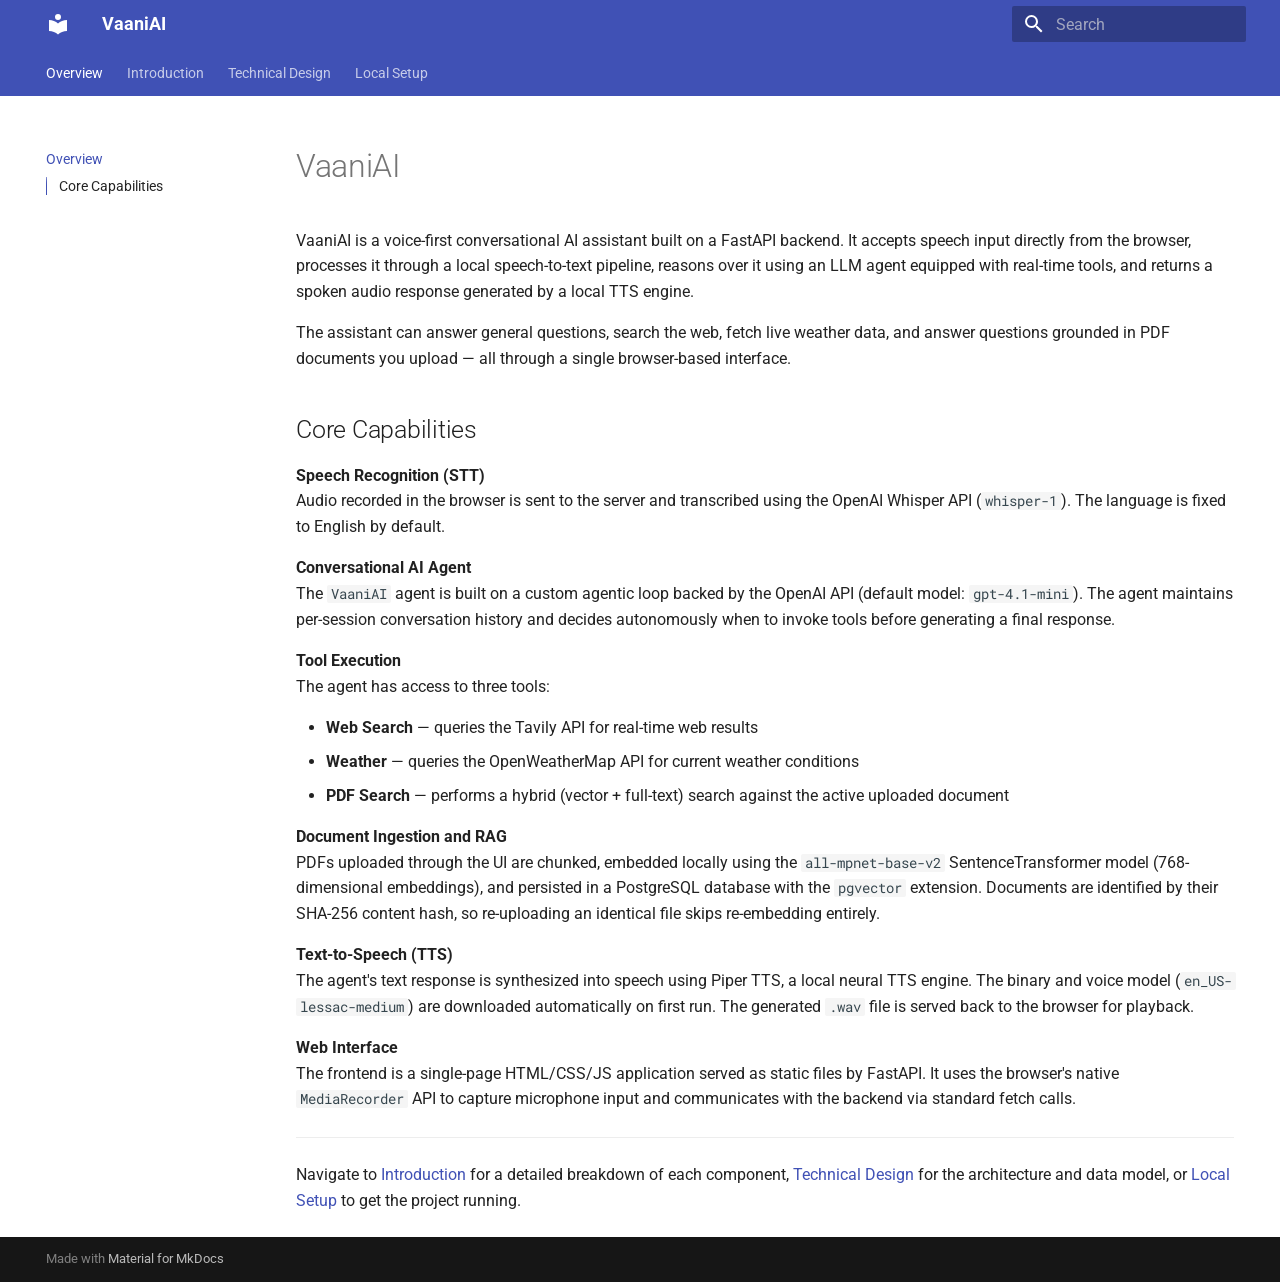
<file: index.html>
<!doctype html>
<html lang="en" class="no-js">
  <head>
    
      <meta charset="utf-8">
      <meta name="viewport" content="width=device-width,initial-scale=1">
      
      
      
      
      
        <link rel="next" href="introduction/">
      
      
        
      
      
      <link rel="icon" href="assets/images/favicon.png">
      <meta name="generator" content="mkdocs-1.6.1, mkdocs-material-9.7.7">
    
    
      
        <title>VaaniAI</title>
      
    
    
      <link rel="stylesheet" href="assets/stylesheets/main.ec1eaa64.min.css">
      
        
        <link rel="stylesheet" href="assets/stylesheets/palette.ab4e12ef.min.css">
      
      


    
    
      
    
    
      
        
        
        <link rel="preconnect" href="https://fonts.gstatic.com" crossorigin>
        <link rel="stylesheet" href="https://fonts.googleapis.com/css?family=Roboto:300,300i,400,400i,700,700i%7CRoboto+Mono:400,400i,700,700i&display=fallback">
        <style>:root{--md-text-font:"Roboto";--md-code-font:"Roboto Mono"}</style>
      
    
    
    <script>__md_scope=new URL(".",location),__md_hash=e=>[...e].reduce(((e,_)=>(e<<5)-e+_.charCodeAt(0)),0),__md_get=(e,_=localStorage,t=__md_scope)=>JSON.parse(_.getItem(t.pathname+"."+e)),__md_set=(e,_,t=localStorage,a=__md_scope)=>{try{t.setItem(a.pathname+"."+e,JSON.stringify(_))}catch(e){}}</script>
    
      

    
    
  </head>
  
  
    
    
      
    
    
    
    
    <body dir="ltr" data-md-color-scheme="default" data-md-color-primary="indigo" data-md-color-accent="deep-purple">
  
    
    <input class="md-toggle" data-md-toggle="drawer" type="checkbox" id="__drawer" autocomplete="off">
    <input class="md-toggle" data-md-toggle="search" type="checkbox" id="__search" autocomplete="off">
    <label class="md-overlay" for="__drawer"></label>
    <div data-md-component="skip">
      
        
        <a href="#vaaniai" class="md-skip">
          Skip to content
        </a>
      
    </div>
    <div data-md-component="announce">
      
    </div>
    
    
      

<header class="md-header" data-md-component="header">
  <nav class="md-header__inner md-grid" aria-label="Header">
    <a href="." title="VaaniAI" class="md-header__button md-logo" aria-label="VaaniAI" data-md-component="logo">
      
  
  <svg xmlns="http://www.w3.org/2000/svg" viewBox="0 0 24 24"><path d="M12 8a3 3 0 0 0 3-3 3 3 0 0 0-3-3 3 3 0 0 0-3 3 3 3 0 0 0 3 3m0 3.54C9.64 9.35 6.5 8 3 8v11c3.5 0 6.64 1.35 9 3.54 2.36-2.19 5.5-3.54 9-3.54V8c-3.5 0-6.64 1.35-9 3.54"/></svg>

    </a>
    <label class="md-header__button md-icon" for="__drawer">
      
      <svg xmlns="http://www.w3.org/2000/svg" viewBox="0 0 24 24"><path d="M3 6h18v2H3zm0 5h18v2H3zm0 5h18v2H3z"/></svg>
    </label>
    <div class="md-header__title" data-md-component="header-title">
      <div class="md-header__ellipsis">
        <div class="md-header__topic">
          <span class="md-ellipsis">
            VaaniAI
          </span>
        </div>
        <div class="md-header__topic" data-md-component="header-topic">
          <span class="md-ellipsis">
            
              Overview
            
          </span>
        </div>
      </div>
    </div>
    
      
        <form class="md-header__option" data-md-component="palette">
  
    
    
    
    <input class="md-option" data-md-color-media="" data-md-color-scheme="default" data-md-color-primary="indigo" data-md-color-accent="deep-purple"  aria-hidden="true"  type="radio" name="__palette" id="__palette_0">
    
  
</form>
      
    
    
      <script>var palette=__md_get("__palette");if(palette&&palette.color){if("(prefers-color-scheme)"===palette.color.media){var media=matchMedia("(prefers-color-scheme: light)"),input=document.querySelector(media.matches?"[data-md-color-media='(prefers-color-scheme: light)']":"[data-md-color-media='(prefers-color-scheme: dark)']");palette.color.media=input.getAttribute("data-md-color-media"),palette.color.scheme=input.getAttribute("data-md-color-scheme"),palette.color.primary=input.getAttribute("data-md-color-primary"),palette.color.accent=input.getAttribute("data-md-color-accent")}for(var[key,value]of Object.entries(palette.color))document.body.setAttribute("data-md-color-"+key,value)}</script>
    
    
    
      
      
        <label class="md-header__button md-icon" for="__search">
          
          <svg xmlns="http://www.w3.org/2000/svg" viewBox="0 0 24 24"><path d="M9.5 3A6.5 6.5 0 0 1 16 9.5c0 1.61-.59 3.09-1.56 4.23l.27.27h.79l5 5-1.5 1.5-5-5v-.79l-.27-.27A6.52 6.52 0 0 1 9.5 16 6.5 6.5 0 0 1 3 9.5 6.5 6.5 0 0 1 9.5 3m0 2C7 5 5 7 5 9.5S7 14 9.5 14 14 12 14 9.5 12 5 9.5 5"/></svg>
        </label>
        <div class="md-search" data-md-component="search" role="dialog">
  <label class="md-search__overlay" for="__search"></label>
  <div class="md-search__inner" role="search">
    <form class="md-search__form" name="search">
      <input type="text" class="md-search__input" name="query" aria-label="Search" placeholder="Search" autocapitalize="off" autocorrect="off" autocomplete="off" spellcheck="false" data-md-component="search-query" required>
      <label class="md-search__icon md-icon" for="__search">
        
        <svg xmlns="http://www.w3.org/2000/svg" viewBox="0 0 24 24"><path d="M9.5 3A6.5 6.5 0 0 1 16 9.5c0 1.61-.59 3.09-1.56 4.23l.27.27h.79l5 5-1.5 1.5-5-5v-.79l-.27-.27A6.52 6.52 0 0 1 9.5 16 6.5 6.5 0 0 1 3 9.5 6.5 6.5 0 0 1 9.5 3m0 2C7 5 5 7 5 9.5S7 14 9.5 14 14 12 14 9.5 12 5 9.5 5"/></svg>
        
        <svg xmlns="http://www.w3.org/2000/svg" viewBox="0 0 24 24"><path d="M20 11v2H8l5.5 5.5-1.42 1.42L4.16 12l7.92-7.92L13.5 5.5 8 11z"/></svg>
      </label>
      <nav class="md-search__options" aria-label="Search">
        
        <button type="reset" class="md-search__icon md-icon" title="Clear" aria-label="Clear" tabindex="-1">
          
          <svg xmlns="http://www.w3.org/2000/svg" viewBox="0 0 24 24"><path d="M19 6.41 17.59 5 12 10.59 6.41 5 5 6.41 10.59 12 5 17.59 6.41 19 12 13.41 17.59 19 19 17.59 13.41 12z"/></svg>
        </button>
      </nav>
      
    </form>
    <div class="md-search__output">
      <div class="md-search__scrollwrap" tabindex="0" data-md-scrollfix>
        <div class="md-search-result" data-md-component="search-result">
          <div class="md-search-result__meta">
            Initializing search
          </div>
          <ol class="md-search-result__list" role="presentation"></ol>
        </div>
      </div>
    </div>
  </div>
</div>
      
    
    
  </nav>
  
</header>
    
    <div class="md-container" data-md-component="container">
      
      
        
          
            
<nav class="md-tabs" aria-label="Tabs" data-md-component="tabs">
  <div class="md-grid">
    <ul class="md-tabs__list">
      
        
  
  
  
    
  
  
    <li class="md-tabs__item md-tabs__item--active">
      <a href="." class="md-tabs__link">
        
  
  
    
  
  Overview

      </a>
    </li>
  

      
        
  
  
  
  
    <li class="md-tabs__item">
      <a href="introduction/" class="md-tabs__link">
        
  
  
    
  
  Introduction

      </a>
    </li>
  

      
        
  
  
  
  
    <li class="md-tabs__item">
      <a href="technical_design/" class="md-tabs__link">
        
  
  
    
  
  Technical Design

      </a>
    </li>
  

      
        
  
  
  
  
    <li class="md-tabs__item">
      <a href="setup/" class="md-tabs__link">
        
  
  
    
  
  Local Setup

      </a>
    </li>
  

      
    </ul>
  </div>
</nav>
          
        
      
      <main class="md-main" data-md-component="main">
        <div class="md-main__inner md-grid">
          
            
              
              <div class="md-sidebar md-sidebar--primary" data-md-component="sidebar" data-md-type="navigation" >
                <div class="md-sidebar__scrollwrap">
                  <div class="md-sidebar__inner">
                    


  


  

<nav class="md-nav md-nav--primary md-nav--lifted md-nav--integrated" aria-label="Navigation" data-md-level="0">
  <label class="md-nav__title" for="__drawer">
    <a href="." title="VaaniAI" class="md-nav__button md-logo" aria-label="VaaniAI" data-md-component="logo">
      
  
  <svg xmlns="http://www.w3.org/2000/svg" viewBox="0 0 24 24"><path d="M12 8a3 3 0 0 0 3-3 3 3 0 0 0-3-3 3 3 0 0 0-3 3 3 3 0 0 0 3 3m0 3.54C9.64 9.35 6.5 8 3 8v11c3.5 0 6.64 1.35 9 3.54 2.36-2.19 5.5-3.54 9-3.54V8c-3.5 0-6.64 1.35-9 3.54"/></svg>

    </a>
    VaaniAI
  </label>
  
  <ul class="md-nav__list" data-md-scrollfix>
    
      
      
  
  
    
  
  
  
    <li class="md-nav__item md-nav__item--active">
      
      <input class="md-nav__toggle md-toggle" type="checkbox" id="__toc">
      
      
        
      
      
        <label class="md-nav__link md-nav__link--active" for="__toc">
          
  
  
  <span class="md-ellipsis">
    
  
    Overview
  

    
  </span>
  
  

          <span class="md-nav__icon md-icon"></span>
        </label>
      
      <a href="." class="md-nav__link md-nav__link--active">
        
  
  
  <span class="md-ellipsis">
    
  
    Overview
  

    
  </span>
  
  

      </a>
      
        

<nav class="md-nav md-nav--secondary" aria-label="Table of contents">
  
  
  
    
  
  
    <label class="md-nav__title" for="__toc">
      <span class="md-nav__icon md-icon"></span>
      Table of contents
    </label>
    <ul class="md-nav__list" data-md-component="toc" data-md-scrollfix>
      
        <li class="md-nav__item">
  <a href="#core-capabilities" class="md-nav__link">
    <span class="md-ellipsis">
      
        Core Capabilities
      
    </span>
  </a>
  
</li>
      
    </ul>
  
</nav>
      
    </li>
  

    
      
      
  
  
  
  
    <li class="md-nav__item">
      <a href="introduction/" class="md-nav__link">
        
  
  
  <span class="md-ellipsis">
    
  
    Introduction
  

    
  </span>
  
  

      </a>
    </li>
  

    
      
      
  
  
  
  
    <li class="md-nav__item">
      <a href="technical_design/" class="md-nav__link">
        
  
  
  <span class="md-ellipsis">
    
  
    Technical Design
  

    
  </span>
  
  

      </a>
    </li>
  

    
      
      
  
  
  
  
    <li class="md-nav__item">
      <a href="setup/" class="md-nav__link">
        
  
  
  <span class="md-ellipsis">
    
  
    Local Setup
  

    
  </span>
  
  

      </a>
    </li>
  

    
  </ul>
</nav>
                  </div>
                </div>
              </div>
            
            
          
          
            <div class="md-content" data-md-component="content">
              
              <article class="md-content__inner md-typeset">
                
                  



<h1 id="vaaniai">VaaniAI</h1>
<p>VaaniAI is a voice-first conversational AI assistant built on a FastAPI backend. It accepts speech input directly from the browser, processes it through a local speech-to-text pipeline, reasons over it using an LLM agent equipped with real-time tools, and returns a spoken audio response generated by a local TTS engine.</p>
<p>The assistant can answer general questions, search the web, fetch live weather data, and answer questions grounded in PDF documents you upload — all through a single browser-based interface.</p>
<h2 id="core-capabilities">Core Capabilities</h2>
<p><strong>Speech Recognition (STT)</strong><br />
Audio recorded in the browser is sent to the server and transcribed using the OpenAI Whisper API (<code>whisper-1</code>). The language is fixed to English by default.</p>
<p><strong>Conversational AI Agent</strong><br />
The <code>VaaniAI</code> agent is built on a custom agentic loop backed by the OpenAI API (default model: <code>gpt-4.1-mini</code>). The agent maintains per-session conversation history and decides autonomously when to invoke tools before generating a final response.</p>
<p><strong>Tool Execution</strong><br />
The agent has access to three tools:</p>
<ul>
<li><strong>Web Search</strong> — queries the Tavily API for real-time web results</li>
<li><strong>Weather</strong> — queries the OpenWeatherMap API for current weather conditions</li>
<li><strong>PDF Search</strong> — performs a hybrid (vector + full-text) search against the active uploaded document</li>
</ul>
<p><strong>Document Ingestion and RAG</strong><br />
PDFs uploaded through the UI are chunked, embedded locally using the <code>all-mpnet-base-v2</code> SentenceTransformer model (768-dimensional embeddings), and persisted in a PostgreSQL database with the <code>pgvector</code> extension. Documents are identified by their SHA-256 content hash, so re-uploading an identical file skips re-embedding entirely.</p>
<p><strong>Text-to-Speech (TTS)</strong><br />
The agent's text response is synthesized into speech using Piper TTS, a local neural TTS engine. The binary and voice model (<code>en_US-lessac-medium</code>) are downloaded automatically on first run. The generated <code>.wav</code> file is served back to the browser for playback.</p>
<p><strong>Web Interface</strong><br />
The frontend is a single-page HTML/CSS/JS application served as static files by FastAPI. It uses the browser's native <code>MediaRecorder</code> API to capture microphone input and communicates with the backend via standard fetch calls.</p>
<hr />
<p>Navigate to <a href="introduction/">Introduction</a> for a detailed breakdown of each component, <a href="technical_design/">Technical Design</a> for the architecture and data model, or <a href="setup/">Local Setup</a> to get the project running.</p>












                
              </article>
            </div>
          
          
<script>var target=document.getElementById(location.hash.slice(1));target&&target.name&&(target.checked=target.name.startsWith("__tabbed_"))</script>
        </div>
        
      </main>
      
        <footer class="md-footer">
  
  <div class="md-footer-meta md-typeset">
    <div class="md-footer-meta__inner md-grid">
      <div class="md-copyright">
  
  
    Made with
    <a href="https://squidfunk.github.io/mkdocs-material/" target="_blank" rel="noopener">
      Material for MkDocs
    </a>
  
</div>
      
    </div>
  </div>
</footer>
      
    </div>
    <div class="md-dialog" data-md-component="dialog">
      <div class="md-dialog__inner md-typeset"></div>
    </div>
    
    
    
      
      
      <script id="__config" type="application/json">{"annotate": null, "base": ".", "features": ["navigation.tabs", "navigation.sections", "toc.integrate"], "search": "assets/javascripts/workers/search.2c215733.min.js", "tags": null, "translations": {"clipboard.copied": "Copied to clipboard", "clipboard.copy": "Copy to clipboard", "search.result.more.one": "1 more on this page", "search.result.more.other": "# more on this page", "search.result.none": "No matching documents", "search.result.one": "1 matching document", "search.result.other": "# matching documents", "search.result.placeholder": "Type to start searching", "search.result.term.missing": "Missing", "select.version": "Select version"}, "version": null}</script>
    
    
      <script src="assets/javascripts/bundle.d7400e89.min.js"></script>
      
    
  </body>
</html>
</file>
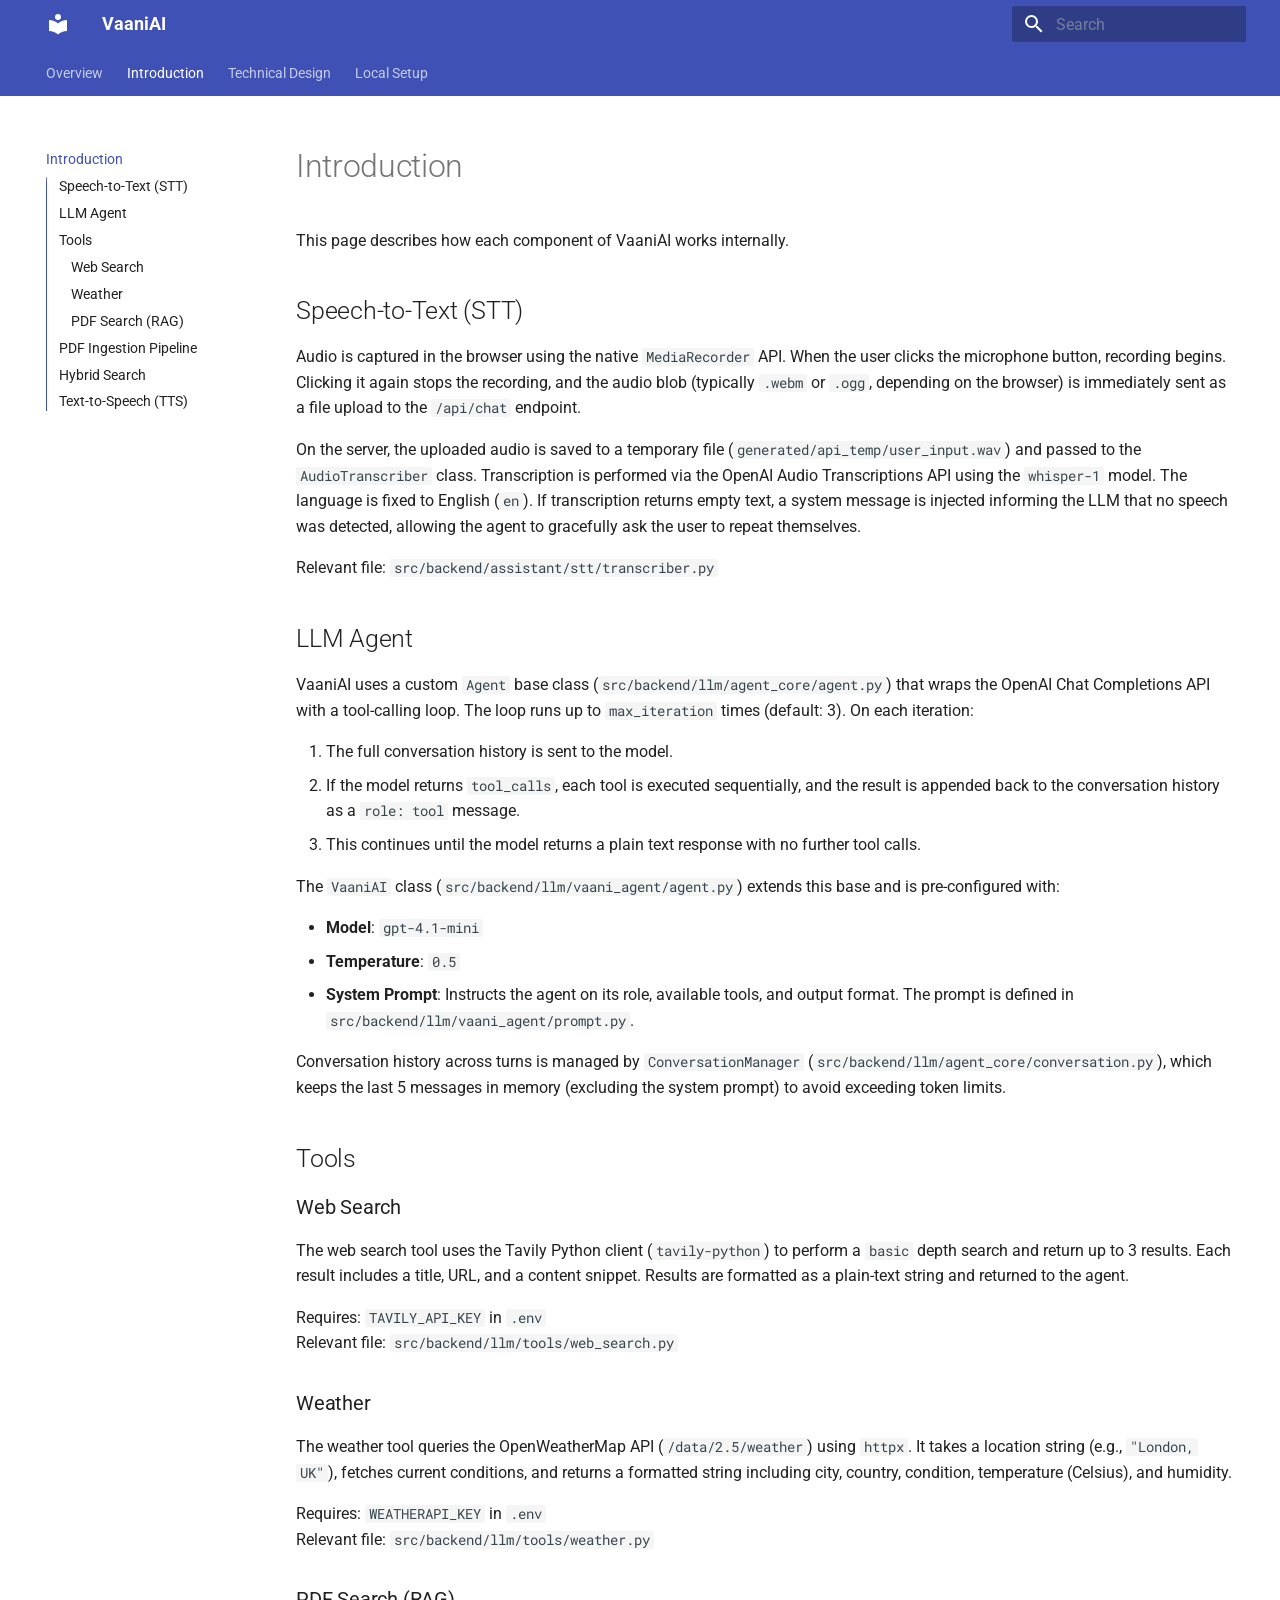
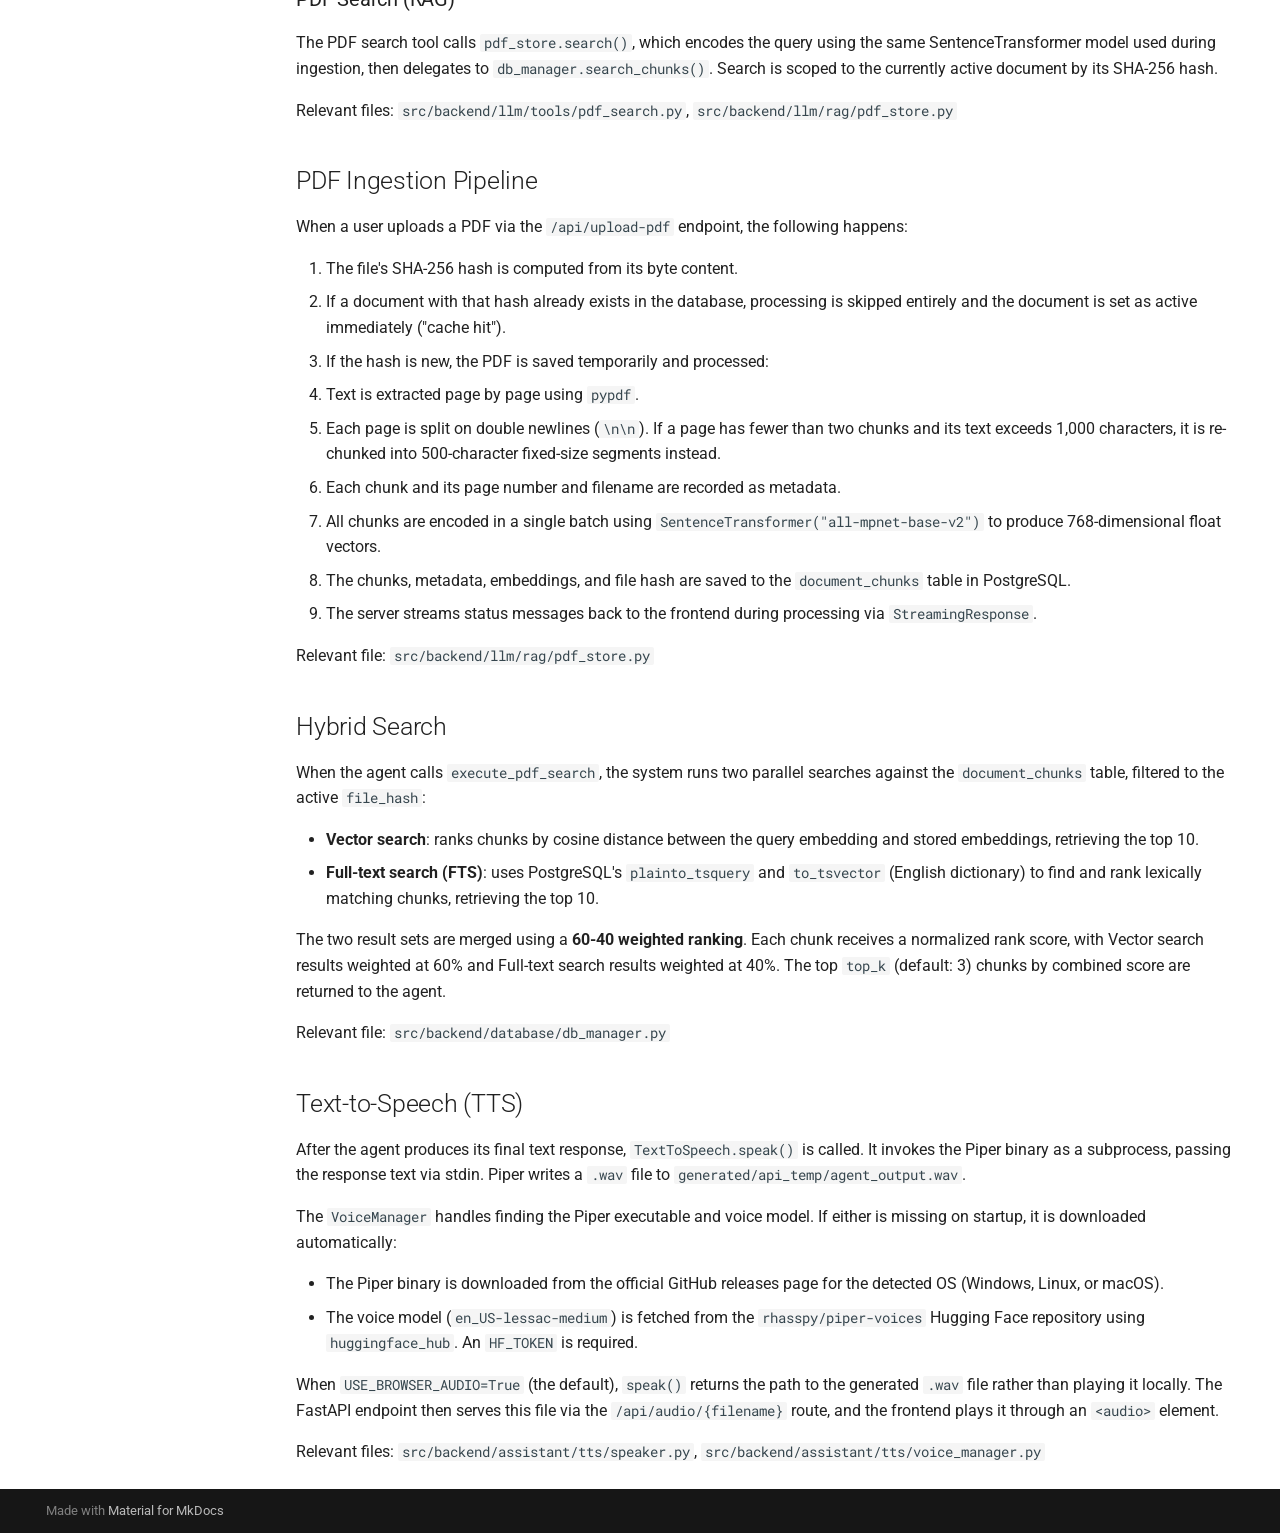
<file: introduction/index.html>
<!doctype html>
<html lang="en" class="no-js">
  <head>
    
      <meta charset="utf-8">
      <meta name="viewport" content="width=device-width,initial-scale=1">
      
      
      
      
        <link rel="prev" href="..">
      
      
        <link rel="next" href="../technical_design/">
      
      
        
      
      
      <link rel="icon" href="../assets/images/favicon.png">
      <meta name="generator" content="mkdocs-1.6.1, mkdocs-material-9.7.7">
    
    
      
        <title>Introduction - VaaniAI</title>
      
    
    
      <link rel="stylesheet" href="../assets/stylesheets/main.ec1eaa64.min.css">
      
        
        <link rel="stylesheet" href="../assets/stylesheets/palette.ab4e12ef.min.css">
      
      


    
    
      
    
    
      
        
        
        <link rel="preconnect" href="https://fonts.gstatic.com" crossorigin>
        <link rel="stylesheet" href="https://fonts.googleapis.com/css?family=Roboto:300,300i,400,400i,700,700i%7CRoboto+Mono:400,400i,700,700i&display=fallback">
        <style>:root{--md-text-font:"Roboto";--md-code-font:"Roboto Mono"}</style>
      
    
    
    <script>__md_scope=new URL("..",location),__md_hash=e=>[...e].reduce(((e,_)=>(e<<5)-e+_.charCodeAt(0)),0),__md_get=(e,_=localStorage,t=__md_scope)=>JSON.parse(_.getItem(t.pathname+"."+e)),__md_set=(e,_,t=localStorage,a=__md_scope)=>{try{t.setItem(a.pathname+"."+e,JSON.stringify(_))}catch(e){}}</script>
    
      

    
    
  </head>
  
  
    
    
      
    
    
    
    
    <body dir="ltr" data-md-color-scheme="default" data-md-color-primary="indigo" data-md-color-accent="deep-purple">
  
    
    <input class="md-toggle" data-md-toggle="drawer" type="checkbox" id="__drawer" autocomplete="off">
    <input class="md-toggle" data-md-toggle="search" type="checkbox" id="__search" autocomplete="off">
    <label class="md-overlay" for="__drawer"></label>
    <div data-md-component="skip">
      
        
        <a href="#introduction" class="md-skip">
          Skip to content
        </a>
      
    </div>
    <div data-md-component="announce">
      
    </div>
    
    
      

<header class="md-header" data-md-component="header">
  <nav class="md-header__inner md-grid" aria-label="Header">
    <a href=".." title="VaaniAI" class="md-header__button md-logo" aria-label="VaaniAI" data-md-component="logo">
      
  
  <svg xmlns="http://www.w3.org/2000/svg" viewBox="0 0 24 24"><path d="M12 8a3 3 0 0 0 3-3 3 3 0 0 0-3-3 3 3 0 0 0-3 3 3 3 0 0 0 3 3m0 3.54C9.64 9.35 6.5 8 3 8v11c3.5 0 6.64 1.35 9 3.54 2.36-2.19 5.5-3.54 9-3.54V8c-3.5 0-6.64 1.35-9 3.54"/></svg>

    </a>
    <label class="md-header__button md-icon" for="__drawer">
      
      <svg xmlns="http://www.w3.org/2000/svg" viewBox="0 0 24 24"><path d="M3 6h18v2H3zm0 5h18v2H3zm0 5h18v2H3z"/></svg>
    </label>
    <div class="md-header__title" data-md-component="header-title">
      <div class="md-header__ellipsis">
        <div class="md-header__topic">
          <span class="md-ellipsis">
            VaaniAI
          </span>
        </div>
        <div class="md-header__topic" data-md-component="header-topic">
          <span class="md-ellipsis">
            
              Introduction
            
          </span>
        </div>
      </div>
    </div>
    
      
        <form class="md-header__option" data-md-component="palette">
  
    
    
    
    <input class="md-option" data-md-color-media="" data-md-color-scheme="default" data-md-color-primary="indigo" data-md-color-accent="deep-purple"  aria-hidden="true"  type="radio" name="__palette" id="__palette_0">
    
  
</form>
      
    
    
      <script>var palette=__md_get("__palette");if(palette&&palette.color){if("(prefers-color-scheme)"===palette.color.media){var media=matchMedia("(prefers-color-scheme: light)"),input=document.querySelector(media.matches?"[data-md-color-media='(prefers-color-scheme: light)']":"[data-md-color-media='(prefers-color-scheme: dark)']");palette.color.media=input.getAttribute("data-md-color-media"),palette.color.scheme=input.getAttribute("data-md-color-scheme"),palette.color.primary=input.getAttribute("data-md-color-primary"),palette.color.accent=input.getAttribute("data-md-color-accent")}for(var[key,value]of Object.entries(palette.color))document.body.setAttribute("data-md-color-"+key,value)}</script>
    
    
    
      
      
        <label class="md-header__button md-icon" for="__search">
          
          <svg xmlns="http://www.w3.org/2000/svg" viewBox="0 0 24 24"><path d="M9.5 3A6.5 6.5 0 0 1 16 9.5c0 1.61-.59 3.09-1.56 4.23l.27.27h.79l5 5-1.5 1.5-5-5v-.79l-.27-.27A6.52 6.52 0 0 1 9.5 16 6.5 6.5 0 0 1 3 9.5 6.5 6.5 0 0 1 9.5 3m0 2C7 5 5 7 5 9.5S7 14 9.5 14 14 12 14 9.5 12 5 9.5 5"/></svg>
        </label>
        <div class="md-search" data-md-component="search" role="dialog">
  <label class="md-search__overlay" for="__search"></label>
  <div class="md-search__inner" role="search">
    <form class="md-search__form" name="search">
      <input type="text" class="md-search__input" name="query" aria-label="Search" placeholder="Search" autocapitalize="off" autocorrect="off" autocomplete="off" spellcheck="false" data-md-component="search-query" required>
      <label class="md-search__icon md-icon" for="__search">
        
        <svg xmlns="http://www.w3.org/2000/svg" viewBox="0 0 24 24"><path d="M9.5 3A6.5 6.5 0 0 1 16 9.5c0 1.61-.59 3.09-1.56 4.23l.27.27h.79l5 5-1.5 1.5-5-5v-.79l-.27-.27A6.52 6.52 0 0 1 9.5 16 6.5 6.5 0 0 1 3 9.5 6.5 6.5 0 0 1 9.5 3m0 2C7 5 5 7 5 9.5S7 14 9.5 14 14 12 14 9.5 12 5 9.5 5"/></svg>
        
        <svg xmlns="http://www.w3.org/2000/svg" viewBox="0 0 24 24"><path d="M20 11v2H8l5.5 5.5-1.42 1.42L4.16 12l7.92-7.92L13.5 5.5 8 11z"/></svg>
      </label>
      <nav class="md-search__options" aria-label="Search">
        
        <button type="reset" class="md-search__icon md-icon" title="Clear" aria-label="Clear" tabindex="-1">
          
          <svg xmlns="http://www.w3.org/2000/svg" viewBox="0 0 24 24"><path d="M19 6.41 17.59 5 12 10.59 6.41 5 5 6.41 10.59 12 5 17.59 6.41 19 12 13.41 17.59 19 19 17.59 13.41 12z"/></svg>
        </button>
      </nav>
      
    </form>
    <div class="md-search__output">
      <div class="md-search__scrollwrap" tabindex="0" data-md-scrollfix>
        <div class="md-search-result" data-md-component="search-result">
          <div class="md-search-result__meta">
            Initializing search
          </div>
          <ol class="md-search-result__list" role="presentation"></ol>
        </div>
      </div>
    </div>
  </div>
</div>
      
    
    
  </nav>
  
</header>
    
    <div class="md-container" data-md-component="container">
      
      
        
          
            
<nav class="md-tabs" aria-label="Tabs" data-md-component="tabs">
  <div class="md-grid">
    <ul class="md-tabs__list">
      
        
  
  
  
  
    <li class="md-tabs__item">
      <a href=".." class="md-tabs__link">
        
  
  
    
  
  Overview

      </a>
    </li>
  

      
        
  
  
  
    
  
  
    <li class="md-tabs__item md-tabs__item--active">
      <a href="./" class="md-tabs__link">
        
  
  
    
  
  Introduction

      </a>
    </li>
  

      
        
  
  
  
  
    <li class="md-tabs__item">
      <a href="../technical_design/" class="md-tabs__link">
        
  
  
    
  
  Technical Design

      </a>
    </li>
  

      
        
  
  
  
  
    <li class="md-tabs__item">
      <a href="../setup/" class="md-tabs__link">
        
  
  
    
  
  Local Setup

      </a>
    </li>
  

      
    </ul>
  </div>
</nav>
          
        
      
      <main class="md-main" data-md-component="main">
        <div class="md-main__inner md-grid">
          
            
              
              <div class="md-sidebar md-sidebar--primary" data-md-component="sidebar" data-md-type="navigation" >
                <div class="md-sidebar__scrollwrap">
                  <div class="md-sidebar__inner">
                    


  


  

<nav class="md-nav md-nav--primary md-nav--lifted md-nav--integrated" aria-label="Navigation" data-md-level="0">
  <label class="md-nav__title" for="__drawer">
    <a href=".." title="VaaniAI" class="md-nav__button md-logo" aria-label="VaaniAI" data-md-component="logo">
      
  
  <svg xmlns="http://www.w3.org/2000/svg" viewBox="0 0 24 24"><path d="M12 8a3 3 0 0 0 3-3 3 3 0 0 0-3-3 3 3 0 0 0-3 3 3 3 0 0 0 3 3m0 3.54C9.64 9.35 6.5 8 3 8v11c3.5 0 6.64 1.35 9 3.54 2.36-2.19 5.5-3.54 9-3.54V8c-3.5 0-6.64 1.35-9 3.54"/></svg>

    </a>
    VaaniAI
  </label>
  
  <ul class="md-nav__list" data-md-scrollfix>
    
      
      
  
  
  
  
    <li class="md-nav__item">
      <a href=".." class="md-nav__link">
        
  
  
  <span class="md-ellipsis">
    
  
    Overview
  

    
  </span>
  
  

      </a>
    </li>
  

    
      
      
  
  
    
  
  
  
    <li class="md-nav__item md-nav__item--active">
      
      <input class="md-nav__toggle md-toggle" type="checkbox" id="__toc">
      
      
        
      
      
        <label class="md-nav__link md-nav__link--active" for="__toc">
          
  
  
  <span class="md-ellipsis">
    
  
    Introduction
  

    
  </span>
  
  

          <span class="md-nav__icon md-icon"></span>
        </label>
      
      <a href="./" class="md-nav__link md-nav__link--active">
        
  
  
  <span class="md-ellipsis">
    
  
    Introduction
  

    
  </span>
  
  

      </a>
      
        

<nav class="md-nav md-nav--secondary" aria-label="Table of contents">
  
  
  
    
  
  
    <label class="md-nav__title" for="__toc">
      <span class="md-nav__icon md-icon"></span>
      Table of contents
    </label>
    <ul class="md-nav__list" data-md-component="toc" data-md-scrollfix>
      
        <li class="md-nav__item">
  <a href="#speech-to-text-stt" class="md-nav__link">
    <span class="md-ellipsis">
      
        Speech-to-Text (STT)
      
    </span>
  </a>
  
</li>
      
        <li class="md-nav__item">
  <a href="#llm-agent" class="md-nav__link">
    <span class="md-ellipsis">
      
        LLM Agent
      
    </span>
  </a>
  
</li>
      
        <li class="md-nav__item">
  <a href="#tools" class="md-nav__link">
    <span class="md-ellipsis">
      
        Tools
      
    </span>
  </a>
  
    <nav class="md-nav" aria-label="Tools">
      <ul class="md-nav__list">
        
          <li class="md-nav__item">
  <a href="#web-search" class="md-nav__link">
    <span class="md-ellipsis">
      
        Web Search
      
    </span>
  </a>
  
</li>
        
          <li class="md-nav__item">
  <a href="#weather" class="md-nav__link">
    <span class="md-ellipsis">
      
        Weather
      
    </span>
  </a>
  
</li>
        
          <li class="md-nav__item">
  <a href="#pdf-search-rag" class="md-nav__link">
    <span class="md-ellipsis">
      
        PDF Search (RAG)
      
    </span>
  </a>
  
</li>
        
      </ul>
    </nav>
  
</li>
      
        <li class="md-nav__item">
  <a href="#pdf-ingestion-pipeline" class="md-nav__link">
    <span class="md-ellipsis">
      
        PDF Ingestion Pipeline
      
    </span>
  </a>
  
</li>
      
        <li class="md-nav__item">
  <a href="#hybrid-search" class="md-nav__link">
    <span class="md-ellipsis">
      
        Hybrid Search
      
    </span>
  </a>
  
</li>
      
        <li class="md-nav__item">
  <a href="#text-to-speech-tts" class="md-nav__link">
    <span class="md-ellipsis">
      
        Text-to-Speech (TTS)
      
    </span>
  </a>
  
</li>
      
    </ul>
  
</nav>
      
    </li>
  

    
      
      
  
  
  
  
    <li class="md-nav__item">
      <a href="../technical_design/" class="md-nav__link">
        
  
  
  <span class="md-ellipsis">
    
  
    Technical Design
  

    
  </span>
  
  

      </a>
    </li>
  

    
      
      
  
  
  
  
    <li class="md-nav__item">
      <a href="../setup/" class="md-nav__link">
        
  
  
  <span class="md-ellipsis">
    
  
    Local Setup
  

    
  </span>
  
  

      </a>
    </li>
  

    
  </ul>
</nav>
                  </div>
                </div>
              </div>
            
            
          
          
            <div class="md-content" data-md-component="content">
              
              <article class="md-content__inner md-typeset">
                
                  



<h1 id="introduction">Introduction</h1>
<p>This page describes how each component of VaaniAI works internally.</p>
<h2 id="speech-to-text-stt">Speech-to-Text (STT)</h2>
<p>Audio is captured in the browser using the native <code>MediaRecorder</code> API. When the user clicks the microphone button, recording begins. Clicking it again stops the recording, and the audio blob (typically <code>.webm</code> or <code>.ogg</code>, depending on the browser) is immediately sent as a file upload to the <code>/api/chat</code> endpoint.</p>
<p>On the server, the uploaded audio is saved to a temporary file (<code>generated/api_temp/user_input.wav</code>) and passed to the <code>AudioTranscriber</code> class. Transcription is performed via the OpenAI Audio Transcriptions API using the <code>whisper-1</code> model. The language is fixed to English (<code>en</code>). If transcription returns empty text, a system message is injected informing the LLM that no speech was detected, allowing the agent to gracefully ask the user to repeat themselves.</p>
<p>Relevant file: <code>src/backend/assistant/stt/transcriber.py</code></p>
<h2 id="llm-agent">LLM Agent</h2>
<p>VaaniAI uses a custom <code>Agent</code> base class (<code>src/backend/llm/agent_core/agent.py</code>) that wraps the OpenAI Chat Completions API with a tool-calling loop. The loop runs up to <code>max_iteration</code> times (default: 3). On each iteration:</p>
<ol>
<li>The full conversation history is sent to the model.</li>
<li>If the model returns <code>tool_calls</code>, each tool is executed sequentially, and the result is appended back to the conversation history as a <code>role: tool</code> message.</li>
<li>This continues until the model returns a plain text response with no further tool calls.</li>
</ol>
<p>The <code>VaaniAI</code> class (<code>src/backend/llm/vaani_agent/agent.py</code>) extends this base and is pre-configured with:</p>
<ul>
<li><strong>Model</strong>: <code>gpt-4.1-mini</code></li>
<li><strong>Temperature</strong>: <code>0.5</code></li>
<li><strong>System Prompt</strong>: Instructs the agent on its role, available tools, and output format. The prompt is defined in <code>src/backend/llm/vaani_agent/prompt.py</code>.</li>
</ul>
<p>Conversation history across turns is managed by <code>ConversationManager</code> (<code>src/backend/llm/agent_core/conversation.py</code>), which keeps the last 5 messages in memory (excluding the system prompt) to avoid exceeding token limits.</p>
<h2 id="tools">Tools</h2>
<h3 id="web-search">Web Search</h3>
<p>The web search tool uses the Tavily Python client (<code>tavily-python</code>) to perform a <code>basic</code> depth search and return up to 3 results. Each result includes a title, URL, and a content snippet. Results are formatted as a plain-text string and returned to the agent.</p>
<p>Requires: <code>TAVILY_API_KEY</code> in <code>.env</code><br />
Relevant file: <code>src/backend/llm/tools/web_search.py</code></p>
<h3 id="weather">Weather</h3>
<p>The weather tool queries the OpenWeatherMap API (<code>/data/2.5/weather</code>) using <code>httpx</code>. It takes a location string (e.g., <code>"London, UK"</code>), fetches current conditions, and returns a formatted string including city, country, condition, temperature (Celsius), and humidity.</p>
<p>Requires: <code>WEATHERAPI_KEY</code> in <code>.env</code><br />
Relevant file: <code>src/backend/llm/tools/weather.py</code></p>
<h3 id="pdf-search-rag">PDF Search (RAG)</h3>
<p>The PDF search tool calls <code>pdf_store.search()</code>, which encodes the query using the same SentenceTransformer model used during ingestion, then delegates to <code>db_manager.search_chunks()</code>. Search is scoped to the currently active document by its SHA-256 hash.</p>
<p>Relevant files: <code>src/backend/llm/tools/pdf_search.py</code>, <code>src/backend/llm/rag/pdf_store.py</code></p>
<h2 id="pdf-ingestion-pipeline">PDF Ingestion Pipeline</h2>
<p>When a user uploads a PDF via the <code>/api/upload-pdf</code> endpoint, the following happens:</p>
<ol>
<li>The file's SHA-256 hash is computed from its byte content.</li>
<li>If a document with that hash already exists in the database, processing is skipped entirely and the document is set as active immediately ("cache hit").</li>
<li>If the hash is new, the PDF is saved temporarily and processed:</li>
<li>Text is extracted page by page using <code>pypdf</code>.</li>
<li>Each page is split on double newlines (<code>\n\n</code>). If a page has fewer than two chunks and its text exceeds 1,000 characters, it is re-chunked into 500-character fixed-size segments instead.</li>
<li>Each chunk and its page number and filename are recorded as metadata.</li>
<li>All chunks are encoded in a single batch using <code>SentenceTransformer("all-mpnet-base-v2")</code> to produce 768-dimensional float vectors.</li>
<li>The chunks, metadata, embeddings, and file hash are saved to the <code>document_chunks</code> table in PostgreSQL.</li>
<li>The server streams status messages back to the frontend during processing via <code>StreamingResponse</code>.</li>
</ol>
<p>Relevant file: <code>src/backend/llm/rag/pdf_store.py</code></p>
<h2 id="hybrid-search">Hybrid Search</h2>
<p>When the agent calls <code>execute_pdf_search</code>, the system runs two parallel searches against the <code>document_chunks</code> table, filtered to the active <code>file_hash</code>:</p>
<ul>
<li><strong>Vector search</strong>: ranks chunks by cosine distance between the query embedding and stored embeddings, retrieving the top 10.</li>
<li><strong>Full-text search (FTS)</strong>: uses PostgreSQL's <code>plainto_tsquery</code> and <code>to_tsvector</code> (English dictionary) to find and rank lexically matching chunks, retrieving the top 10.</li>
</ul>
<p>The two result sets are merged using a <strong>60-40 weighted ranking</strong>. Each chunk receives a normalized rank score, with Vector search results weighted at 60% and Full-text search results weighted at 40%. The top <code>top_k</code> (default: 3) chunks by combined score are returned to the agent.</p>
<p>Relevant file: <code>src/backend/database/db_manager.py</code></p>
<h2 id="text-to-speech-tts">Text-to-Speech (TTS)</h2>
<p>After the agent produces its final text response, <code>TextToSpeech.speak()</code> is called. It invokes the Piper binary as a subprocess, passing the response text via stdin. Piper writes a <code>.wav</code> file to <code>generated/api_temp/agent_output.wav</code>.</p>
<p>The <code>VoiceManager</code> handles finding the Piper executable and voice model. If either is missing on startup, it is downloaded automatically:</p>
<ul>
<li>The Piper binary is downloaded from the official GitHub releases page for the detected OS (Windows, Linux, or macOS).</li>
<li>The voice model (<code>en_US-lessac-medium</code>) is fetched from the <code>rhasspy/piper-voices</code> Hugging Face repository using <code>huggingface_hub</code>. An <code>HF_TOKEN</code> is required.</li>
</ul>
<p>When <code>USE_BROWSER_AUDIO=True</code> (the default), <code>speak()</code> returns the path to the generated <code>.wav</code> file rather than playing it locally. The FastAPI endpoint then serves this file via the <code>/api/audio/{filename}</code> route, and the frontend plays it through an <code>&lt;audio&gt;</code> element.</p>
<p>Relevant files: <code>src/backend/assistant/tts/speaker.py</code>, <code>src/backend/assistant/tts/voice_manager.py</code></p>












                
              </article>
            </div>
          
          
<script>var target=document.getElementById(location.hash.slice(1));target&&target.name&&(target.checked=target.name.startsWith("__tabbed_"))</script>
        </div>
        
      </main>
      
        <footer class="md-footer">
  
  <div class="md-footer-meta md-typeset">
    <div class="md-footer-meta__inner md-grid">
      <div class="md-copyright">
  
  
    Made with
    <a href="https://squidfunk.github.io/mkdocs-material/" target="_blank" rel="noopener">
      Material for MkDocs
    </a>
  
</div>
      
    </div>
  </div>
</footer>
      
    </div>
    <div class="md-dialog" data-md-component="dialog">
      <div class="md-dialog__inner md-typeset"></div>
    </div>
    
    
    
      
      
      <script id="__config" type="application/json">{"annotate": null, "base": "..", "features": ["navigation.tabs", "navigation.sections", "toc.integrate"], "search": "../assets/javascripts/workers/search.2c215733.min.js", "tags": null, "translations": {"clipboard.copied": "Copied to clipboard", "clipboard.copy": "Copy to clipboard", "search.result.more.one": "1 more on this page", "search.result.more.other": "# more on this page", "search.result.none": "No matching documents", "search.result.one": "1 matching document", "search.result.other": "# matching documents", "search.result.placeholder": "Type to start searching", "search.result.term.missing": "Missing", "select.version": "Select version"}, "version": null}</script>
    
    
      <script src="../assets/javascripts/bundle.d7400e89.min.js"></script>
      
    
  </body>
</html>
</file>
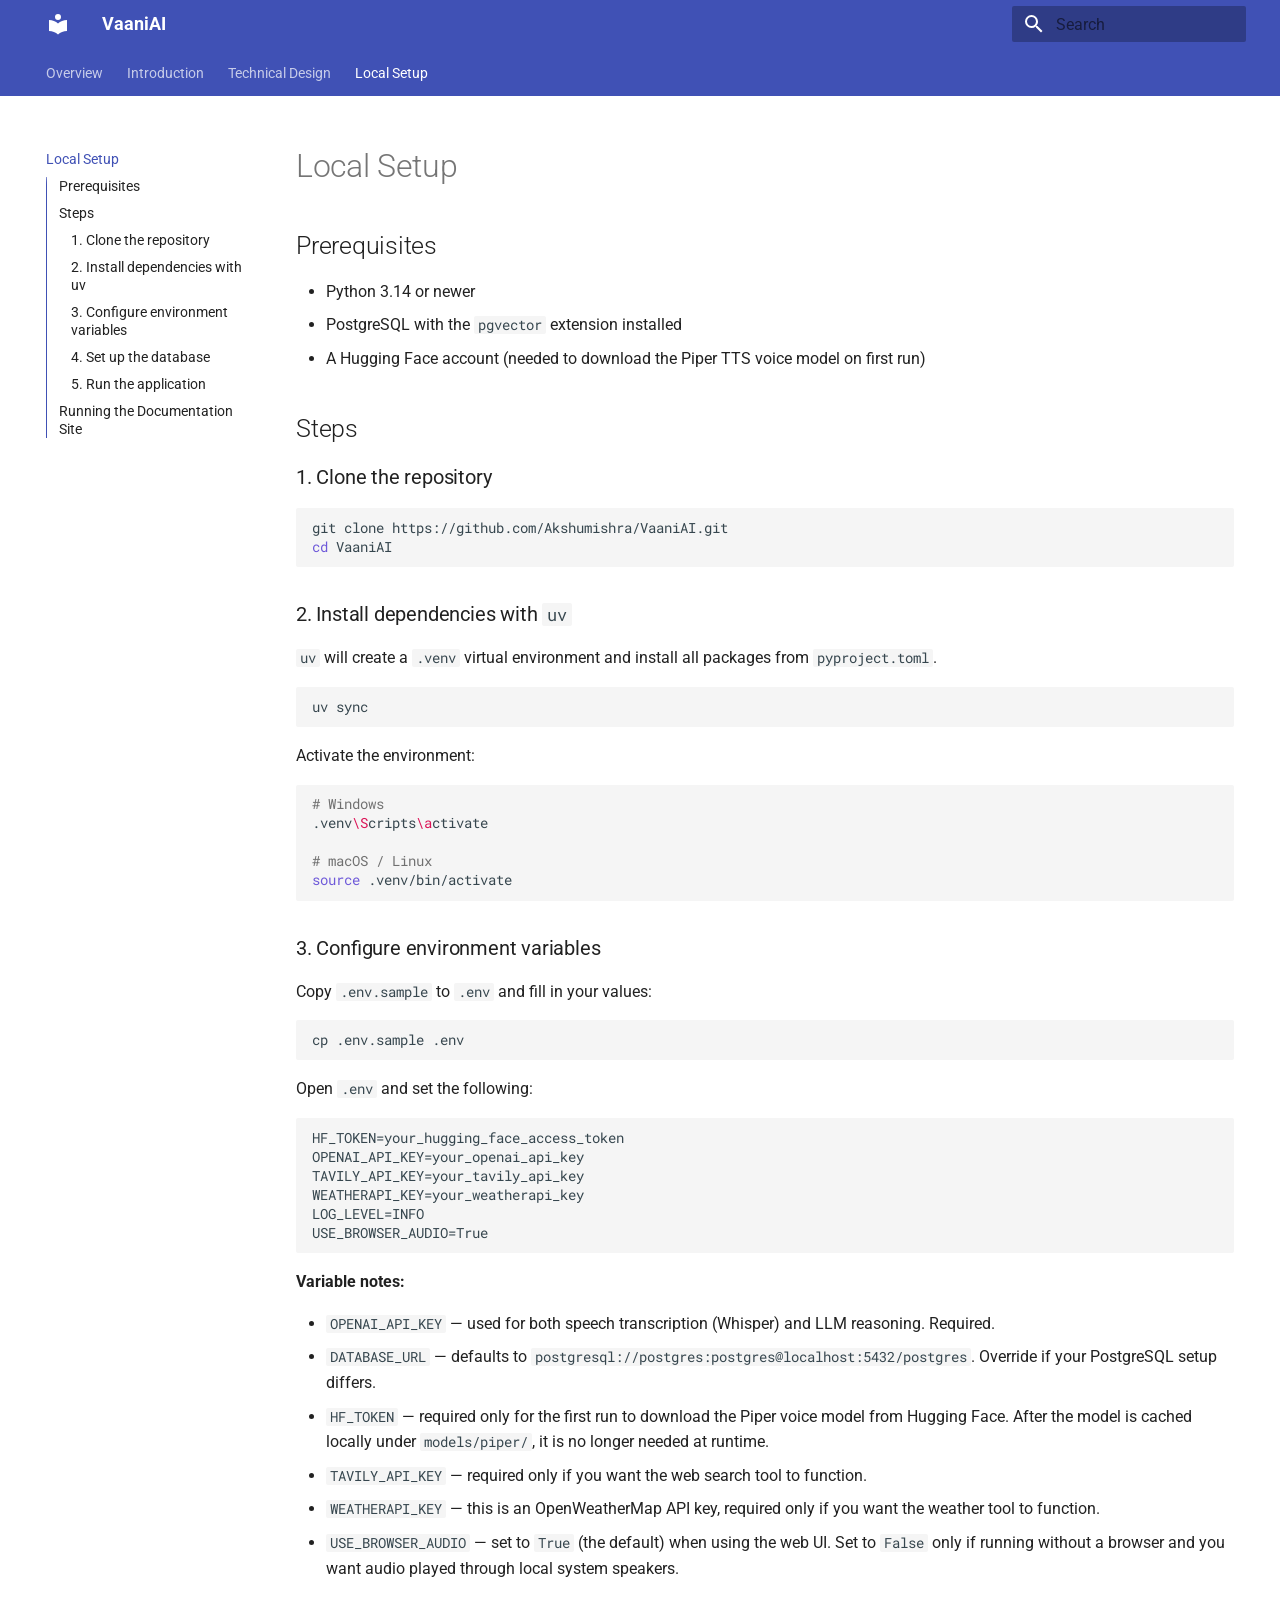
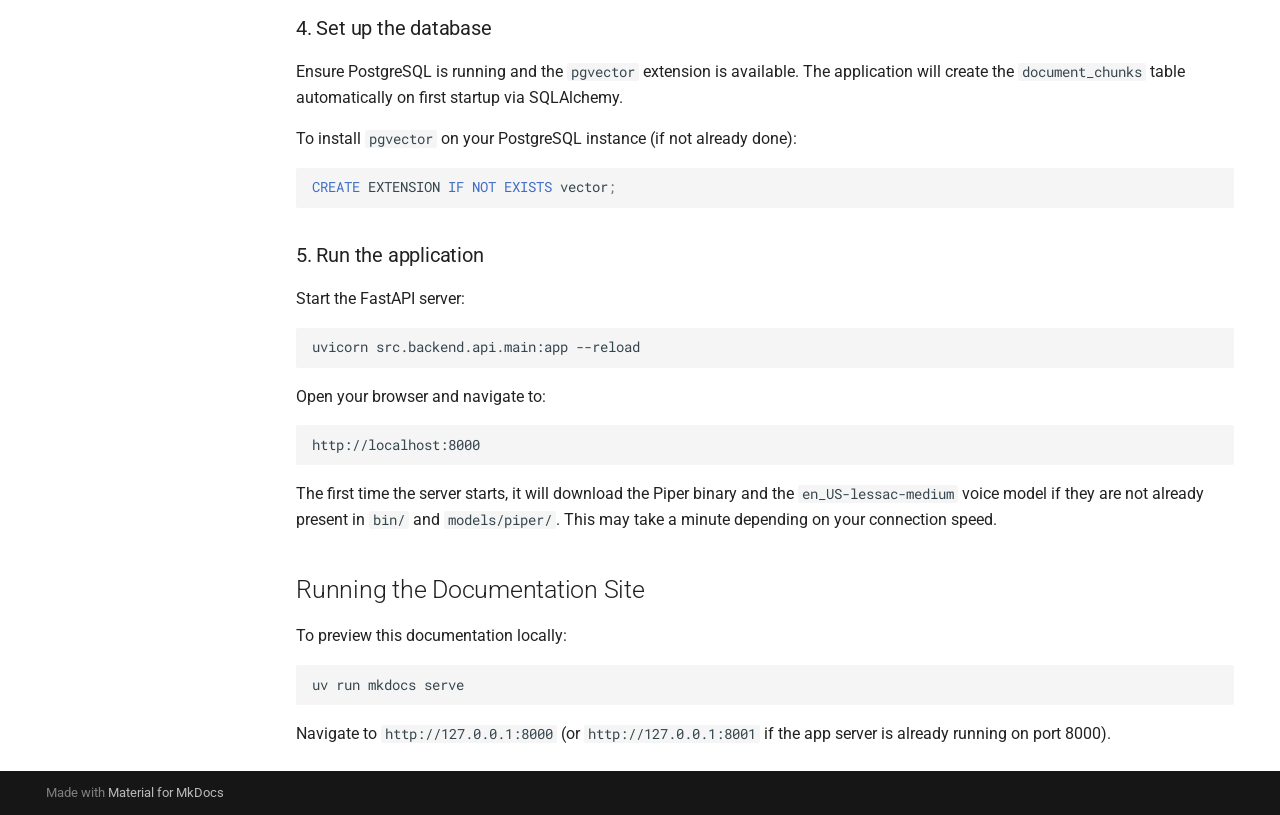
<file: setup/index.html>
<!doctype html>
<html lang="en" class="no-js">
  <head>
    
      <meta charset="utf-8">
      <meta name="viewport" content="width=device-width,initial-scale=1">
      
      
      
      
        <link rel="prev" href="../technical_design/">
      
      
      
        
      
      
      <link rel="icon" href="../assets/images/favicon.png">
      <meta name="generator" content="mkdocs-1.6.1, mkdocs-material-9.7.7">
    
    
      
        <title>Local Setup - VaaniAI</title>
      
    
    
      <link rel="stylesheet" href="../assets/stylesheets/main.ec1eaa64.min.css">
      
        
        <link rel="stylesheet" href="../assets/stylesheets/palette.ab4e12ef.min.css">
      
      


    
    
      
    
    
      
        
        
        <link rel="preconnect" href="https://fonts.gstatic.com" crossorigin>
        <link rel="stylesheet" href="https://fonts.googleapis.com/css?family=Roboto:300,300i,400,400i,700,700i%7CRoboto+Mono:400,400i,700,700i&display=fallback">
        <style>:root{--md-text-font:"Roboto";--md-code-font:"Roboto Mono"}</style>
      
    
    
    <script>__md_scope=new URL("..",location),__md_hash=e=>[...e].reduce(((e,_)=>(e<<5)-e+_.charCodeAt(0)),0),__md_get=(e,_=localStorage,t=__md_scope)=>JSON.parse(_.getItem(t.pathname+"."+e)),__md_set=(e,_,t=localStorage,a=__md_scope)=>{try{t.setItem(a.pathname+"."+e,JSON.stringify(_))}catch(e){}}</script>
    
      

    
    
  </head>
  
  
    
    
      
    
    
    
    
    <body dir="ltr" data-md-color-scheme="default" data-md-color-primary="indigo" data-md-color-accent="deep-purple">
  
    
    <input class="md-toggle" data-md-toggle="drawer" type="checkbox" id="__drawer" autocomplete="off">
    <input class="md-toggle" data-md-toggle="search" type="checkbox" id="__search" autocomplete="off">
    <label class="md-overlay" for="__drawer"></label>
    <div data-md-component="skip">
      
        
        <a href="#local-setup" class="md-skip">
          Skip to content
        </a>
      
    </div>
    <div data-md-component="announce">
      
    </div>
    
    
      

<header class="md-header" data-md-component="header">
  <nav class="md-header__inner md-grid" aria-label="Header">
    <a href=".." title="VaaniAI" class="md-header__button md-logo" aria-label="VaaniAI" data-md-component="logo">
      
  
  <svg xmlns="http://www.w3.org/2000/svg" viewBox="0 0 24 24"><path d="M12 8a3 3 0 0 0 3-3 3 3 0 0 0-3-3 3 3 0 0 0-3 3 3 3 0 0 0 3 3m0 3.54C9.64 9.35 6.5 8 3 8v11c3.5 0 6.64 1.35 9 3.54 2.36-2.19 5.5-3.54 9-3.54V8c-3.5 0-6.64 1.35-9 3.54"/></svg>

    </a>
    <label class="md-header__button md-icon" for="__drawer">
      
      <svg xmlns="http://www.w3.org/2000/svg" viewBox="0 0 24 24"><path d="M3 6h18v2H3zm0 5h18v2H3zm0 5h18v2H3z"/></svg>
    </label>
    <div class="md-header__title" data-md-component="header-title">
      <div class="md-header__ellipsis">
        <div class="md-header__topic">
          <span class="md-ellipsis">
            VaaniAI
          </span>
        </div>
        <div class="md-header__topic" data-md-component="header-topic">
          <span class="md-ellipsis">
            
              Local Setup
            
          </span>
        </div>
      </div>
    </div>
    
      
        <form class="md-header__option" data-md-component="palette">
  
    
    
    
    <input class="md-option" data-md-color-media="" data-md-color-scheme="default" data-md-color-primary="indigo" data-md-color-accent="deep-purple"  aria-hidden="true"  type="radio" name="__palette" id="__palette_0">
    
  
</form>
      
    
    
      <script>var palette=__md_get("__palette");if(palette&&palette.color){if("(prefers-color-scheme)"===palette.color.media){var media=matchMedia("(prefers-color-scheme: light)"),input=document.querySelector(media.matches?"[data-md-color-media='(prefers-color-scheme: light)']":"[data-md-color-media='(prefers-color-scheme: dark)']");palette.color.media=input.getAttribute("data-md-color-media"),palette.color.scheme=input.getAttribute("data-md-color-scheme"),palette.color.primary=input.getAttribute("data-md-color-primary"),palette.color.accent=input.getAttribute("data-md-color-accent")}for(var[key,value]of Object.entries(palette.color))document.body.setAttribute("data-md-color-"+key,value)}</script>
    
    
    
      
      
        <label class="md-header__button md-icon" for="__search">
          
          <svg xmlns="http://www.w3.org/2000/svg" viewBox="0 0 24 24"><path d="M9.5 3A6.5 6.5 0 0 1 16 9.5c0 1.61-.59 3.09-1.56 4.23l.27.27h.79l5 5-1.5 1.5-5-5v-.79l-.27-.27A6.52 6.52 0 0 1 9.5 16 6.5 6.5 0 0 1 3 9.5 6.5 6.5 0 0 1 9.5 3m0 2C7 5 5 7 5 9.5S7 14 9.5 14 14 12 14 9.5 12 5 9.5 5"/></svg>
        </label>
        <div class="md-search" data-md-component="search" role="dialog">
  <label class="md-search__overlay" for="__search"></label>
  <div class="md-search__inner" role="search">
    <form class="md-search__form" name="search">
      <input type="text" class="md-search__input" name="query" aria-label="Search" placeholder="Search" autocapitalize="off" autocorrect="off" autocomplete="off" spellcheck="false" data-md-component="search-query" required>
      <label class="md-search__icon md-icon" for="__search">
        
        <svg xmlns="http://www.w3.org/2000/svg" viewBox="0 0 24 24"><path d="M9.5 3A6.5 6.5 0 0 1 16 9.5c0 1.61-.59 3.09-1.56 4.23l.27.27h.79l5 5-1.5 1.5-5-5v-.79l-.27-.27A6.52 6.52 0 0 1 9.5 16 6.5 6.5 0 0 1 3 9.5 6.5 6.5 0 0 1 9.5 3m0 2C7 5 5 7 5 9.5S7 14 9.5 14 14 12 14 9.5 12 5 9.5 5"/></svg>
        
        <svg xmlns="http://www.w3.org/2000/svg" viewBox="0 0 24 24"><path d="M20 11v2H8l5.5 5.5-1.42 1.42L4.16 12l7.92-7.92L13.5 5.5 8 11z"/></svg>
      </label>
      <nav class="md-search__options" aria-label="Search">
        
        <button type="reset" class="md-search__icon md-icon" title="Clear" aria-label="Clear" tabindex="-1">
          
          <svg xmlns="http://www.w3.org/2000/svg" viewBox="0 0 24 24"><path d="M19 6.41 17.59 5 12 10.59 6.41 5 5 6.41 10.59 12 5 17.59 6.41 19 12 13.41 17.59 19 19 17.59 13.41 12z"/></svg>
        </button>
      </nav>
      
    </form>
    <div class="md-search__output">
      <div class="md-search__scrollwrap" tabindex="0" data-md-scrollfix>
        <div class="md-search-result" data-md-component="search-result">
          <div class="md-search-result__meta">
            Initializing search
          </div>
          <ol class="md-search-result__list" role="presentation"></ol>
        </div>
      </div>
    </div>
  </div>
</div>
      
    
    
  </nav>
  
</header>
    
    <div class="md-container" data-md-component="container">
      
      
        
          
            
<nav class="md-tabs" aria-label="Tabs" data-md-component="tabs">
  <div class="md-grid">
    <ul class="md-tabs__list">
      
        
  
  
  
  
    <li class="md-tabs__item">
      <a href=".." class="md-tabs__link">
        
  
  
    
  
  Overview

      </a>
    </li>
  

      
        
  
  
  
  
    <li class="md-tabs__item">
      <a href="../introduction/" class="md-tabs__link">
        
  
  
    
  
  Introduction

      </a>
    </li>
  

      
        
  
  
  
  
    <li class="md-tabs__item">
      <a href="../technical_design/" class="md-tabs__link">
        
  
  
    
  
  Technical Design

      </a>
    </li>
  

      
        
  
  
  
    
  
  
    <li class="md-tabs__item md-tabs__item--active">
      <a href="./" class="md-tabs__link">
        
  
  
    
  
  Local Setup

      </a>
    </li>
  

      
    </ul>
  </div>
</nav>
          
        
      
      <main class="md-main" data-md-component="main">
        <div class="md-main__inner md-grid">
          
            
              
              <div class="md-sidebar md-sidebar--primary" data-md-component="sidebar" data-md-type="navigation" >
                <div class="md-sidebar__scrollwrap">
                  <div class="md-sidebar__inner">
                    


  


  

<nav class="md-nav md-nav--primary md-nav--lifted md-nav--integrated" aria-label="Navigation" data-md-level="0">
  <label class="md-nav__title" for="__drawer">
    <a href=".." title="VaaniAI" class="md-nav__button md-logo" aria-label="VaaniAI" data-md-component="logo">
      
  
  <svg xmlns="http://www.w3.org/2000/svg" viewBox="0 0 24 24"><path d="M12 8a3 3 0 0 0 3-3 3 3 0 0 0-3-3 3 3 0 0 0-3 3 3 3 0 0 0 3 3m0 3.54C9.64 9.35 6.5 8 3 8v11c3.5 0 6.64 1.35 9 3.54 2.36-2.19 5.5-3.54 9-3.54V8c-3.5 0-6.64 1.35-9 3.54"/></svg>

    </a>
    VaaniAI
  </label>
  
  <ul class="md-nav__list" data-md-scrollfix>
    
      
      
  
  
  
  
    <li class="md-nav__item">
      <a href=".." class="md-nav__link">
        
  
  
  <span class="md-ellipsis">
    
  
    Overview
  

    
  </span>
  
  

      </a>
    </li>
  

    
      
      
  
  
  
  
    <li class="md-nav__item">
      <a href="../introduction/" class="md-nav__link">
        
  
  
  <span class="md-ellipsis">
    
  
    Introduction
  

    
  </span>
  
  

      </a>
    </li>
  

    
      
      
  
  
  
  
    <li class="md-nav__item">
      <a href="../technical_design/" class="md-nav__link">
        
  
  
  <span class="md-ellipsis">
    
  
    Technical Design
  

    
  </span>
  
  

      </a>
    </li>
  

    
      
      
  
  
    
  
  
  
    <li class="md-nav__item md-nav__item--active">
      
      <input class="md-nav__toggle md-toggle" type="checkbox" id="__toc">
      
      
        
      
      
        <label class="md-nav__link md-nav__link--active" for="__toc">
          
  
  
  <span class="md-ellipsis">
    
  
    Local Setup
  

    
  </span>
  
  

          <span class="md-nav__icon md-icon"></span>
        </label>
      
      <a href="./" class="md-nav__link md-nav__link--active">
        
  
  
  <span class="md-ellipsis">
    
  
    Local Setup
  

    
  </span>
  
  

      </a>
      
        

<nav class="md-nav md-nav--secondary" aria-label="Table of contents">
  
  
  
    
  
  
    <label class="md-nav__title" for="__toc">
      <span class="md-nav__icon md-icon"></span>
      Table of contents
    </label>
    <ul class="md-nav__list" data-md-component="toc" data-md-scrollfix>
      
        <li class="md-nav__item">
  <a href="#prerequisites" class="md-nav__link">
    <span class="md-ellipsis">
      
        Prerequisites
      
    </span>
  </a>
  
</li>
      
        <li class="md-nav__item">
  <a href="#steps" class="md-nav__link">
    <span class="md-ellipsis">
      
        Steps
      
    </span>
  </a>
  
    <nav class="md-nav" aria-label="Steps">
      <ul class="md-nav__list">
        
          <li class="md-nav__item">
  <a href="#1-clone-the-repository" class="md-nav__link">
    <span class="md-ellipsis">
      
        1. Clone the repository
      
    </span>
  </a>
  
</li>
        
          <li class="md-nav__item">
  <a href="#2-install-dependencies-with-uv" class="md-nav__link">
    <span class="md-ellipsis">
      
        2. Install dependencies with uv
      
    </span>
  </a>
  
</li>
        
          <li class="md-nav__item">
  <a href="#3-configure-environment-variables" class="md-nav__link">
    <span class="md-ellipsis">
      
        3. Configure environment variables
      
    </span>
  </a>
  
</li>
        
          <li class="md-nav__item">
  <a href="#4-set-up-the-database" class="md-nav__link">
    <span class="md-ellipsis">
      
        4. Set up the database
      
    </span>
  </a>
  
</li>
        
          <li class="md-nav__item">
  <a href="#5-run-the-application" class="md-nav__link">
    <span class="md-ellipsis">
      
        5. Run the application
      
    </span>
  </a>
  
</li>
        
      </ul>
    </nav>
  
</li>
      
        <li class="md-nav__item">
  <a href="#running-the-documentation-site" class="md-nav__link">
    <span class="md-ellipsis">
      
        Running the Documentation Site
      
    </span>
  </a>
  
</li>
      
    </ul>
  
</nav>
      
    </li>
  

    
  </ul>
</nav>
                  </div>
                </div>
              </div>
            
            
          
          
            <div class="md-content" data-md-component="content">
              
              <article class="md-content__inner md-typeset">
                
                  



<h1 id="local-setup">Local Setup</h1>
<h2 id="prerequisites">Prerequisites</h2>
<ul>
<li>Python 3.14 or newer</li>
<li>PostgreSQL with the <code>pgvector</code> extension installed</li>
<li>A Hugging Face account (needed to download the Piper TTS voice model on first run)</li>
</ul>
<h2 id="steps">Steps</h2>
<h3 id="1-clone-the-repository">1. Clone the repository</h3>
<div class="highlight"><pre><span></span><code>git<span class="w"> </span>clone<span class="w"> </span>https://github.com/Akshumishra/VaaniAI.git
<span class="nb">cd</span><span class="w"> </span>VaaniAI
</code></pre></div>
<h3 id="2-install-dependencies-with-uv">2. Install dependencies with <code>uv</code></h3>
<p><code>uv</code> will create a <code>.venv</code> virtual environment and install all packages from <code>pyproject.toml</code>.</p>
<div class="highlight"><pre><span></span><code>uv<span class="w"> </span>sync
</code></pre></div>
<p>Activate the environment:</p>
<div class="highlight"><pre><span></span><code><span class="c1"># Windows</span>
.venv<span class="se">\S</span>cripts<span class="se">\a</span>ctivate

<span class="c1"># macOS / Linux</span>
<span class="nb">source</span><span class="w"> </span>.venv/bin/activate
</code></pre></div>
<h3 id="3-configure-environment-variables">3. Configure environment variables</h3>
<p>Copy <code>.env.sample</code> to <code>.env</code> and fill in your values:</p>
<div class="highlight"><pre><span></span><code>cp<span class="w"> </span>.env.sample<span class="w"> </span>.env
</code></pre></div>
<p>Open <code>.env</code> and set the following:</p>
<div class="highlight"><pre><span></span><code>HF_TOKEN=your_hugging_face_access_token
OPENAI_API_KEY=your_openai_api_key
TAVILY_API_KEY=your_tavily_api_key
WEATHERAPI_KEY=your_weatherapi_key
LOG_LEVEL=INFO
USE_BROWSER_AUDIO=True
</code></pre></div>
<p><strong>Variable notes:</strong></p>
<ul>
<li><code>OPENAI_API_KEY</code> — used for both speech transcription (Whisper) and LLM reasoning. Required.</li>
<li><code>DATABASE_URL</code> — defaults to <code>postgresql://postgres:postgres@localhost:5432/postgres</code>. Override if your PostgreSQL setup differs.</li>
<li><code>HF_TOKEN</code> — required only for the first run to download the Piper voice model from Hugging Face. After the model is cached locally under <code>models/piper/</code>, it is no longer needed at runtime.</li>
<li><code>TAVILY_API_KEY</code> — required only if you want the web search tool to function.</li>
<li><code>WEATHERAPI_KEY</code> — this is an OpenWeatherMap API key, required only if you want the weather tool to function.</li>
<li><code>USE_BROWSER_AUDIO</code> — set to <code>True</code> (the default) when using the web UI. Set to <code>False</code> only if running without a browser and you want audio played through local system speakers.</li>
</ul>
<h3 id="4-set-up-the-database">4. Set up the database</h3>
<p>Ensure PostgreSQL is running and the <code>pgvector</code> extension is available. The application will create the <code>document_chunks</code> table automatically on first startup via SQLAlchemy.</p>
<p>To install <code>pgvector</code> on your PostgreSQL instance (if not already done):</p>
<div class="highlight"><pre><span></span><code><span class="k">CREATE</span><span class="w"> </span><span class="n">EXTENSION</span><span class="w"> </span><span class="k">IF</span><span class="w"> </span><span class="k">NOT</span><span class="w"> </span><span class="k">EXISTS</span><span class="w"> </span><span class="n">vector</span><span class="p">;</span>
</code></pre></div>
<h3 id="5-run-the-application">5. Run the application</h3>
<p>Start the FastAPI server:</p>
<div class="highlight"><pre><span></span><code>uvicorn<span class="w"> </span>src.backend.api.main:app<span class="w"> </span>--reload
</code></pre></div>
<p>Open your browser and navigate to:</p>
<div class="highlight"><pre><span></span><code>http://localhost:8000
</code></pre></div>
<p>The first time the server starts, it will download the Piper binary and the <code>en_US-lessac-medium</code> voice model if they are not already present in <code>bin/</code> and <code>models/piper/</code>. This may take a minute depending on your connection speed.</p>
<h2 id="running-the-documentation-site">Running the Documentation Site</h2>
<p>To preview this documentation locally:</p>
<div class="highlight"><pre><span></span><code>uv<span class="w"> </span>run<span class="w"> </span>mkdocs<span class="w"> </span>serve
</code></pre></div>
<p>Navigate to <code>http://127.0.0.1:8000</code> (or <code>http://127.0.0.1:8001</code> if the app server is already running on port 8000).</p>












                
              </article>
            </div>
          
          
<script>var target=document.getElementById(location.hash.slice(1));target&&target.name&&(target.checked=target.name.startsWith("__tabbed_"))</script>
        </div>
        
      </main>
      
        <footer class="md-footer">
  
  <div class="md-footer-meta md-typeset">
    <div class="md-footer-meta__inner md-grid">
      <div class="md-copyright">
  
  
    Made with
    <a href="https://squidfunk.github.io/mkdocs-material/" target="_blank" rel="noopener">
      Material for MkDocs
    </a>
  
</div>
      
    </div>
  </div>
</footer>
      
    </div>
    <div class="md-dialog" data-md-component="dialog">
      <div class="md-dialog__inner md-typeset"></div>
    </div>
    
    
    
      
      
      <script id="__config" type="application/json">{"annotate": null, "base": "..", "features": ["navigation.tabs", "navigation.sections", "toc.integrate"], "search": "../assets/javascripts/workers/search.2c215733.min.js", "tags": null, "translations": {"clipboard.copied": "Copied to clipboard", "clipboard.copy": "Copy to clipboard", "search.result.more.one": "1 more on this page", "search.result.more.other": "# more on this page", "search.result.none": "No matching documents", "search.result.one": "1 matching document", "search.result.other": "# matching documents", "search.result.placeholder": "Type to start searching", "search.result.term.missing": "Missing", "select.version": "Select version"}, "version": null}</script>
    
    
      <script src="../assets/javascripts/bundle.d7400e89.min.js"></script>
      
    
  </body>
</html>
</file>
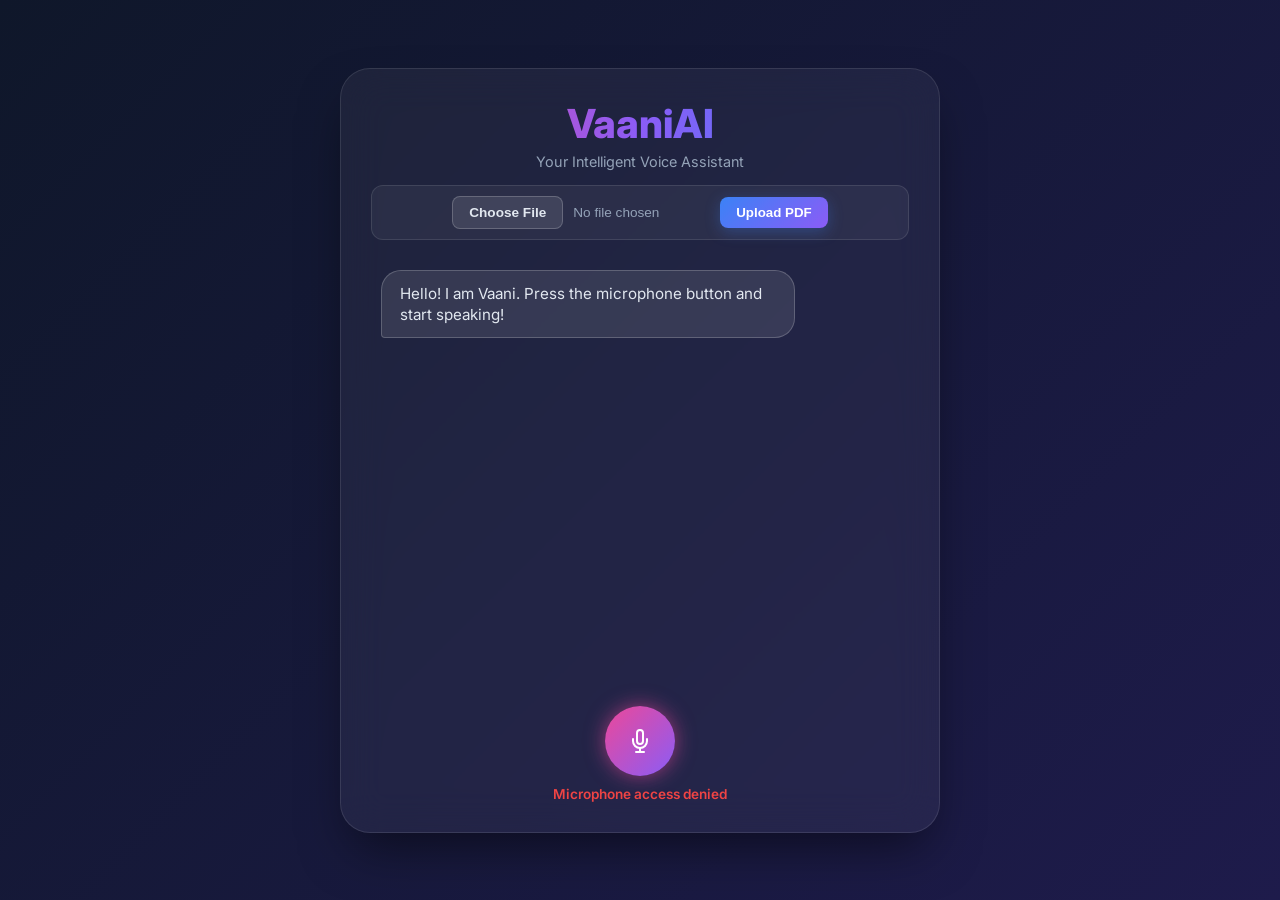
<file: src/frontend/index.html>
<!DOCTYPE html>
<html lang="en">
<head>
    <meta charset="UTF-8">
    <meta name="viewport" content="width=device-width, initial-scale=1.0">
    <title>VaaniAI - Premium Voice Assistant</title>
    <link href="https://fonts.googleapis.com/css2?family=Inter:wght@400;600;800&display=swap" rel="stylesheet">
    <link rel="stylesheet" href="style.css">
    <link rel="icon" href="data:,">
</head>
<body>
    <div class="glass-container">
        <header>
            <h1 class="gradient-text"> VaaniAI </h1>
            <p>Your Intelligent Voice Assistant</p>
            <div class="pdf-upload-container">
                <input type="file" id="pdf-upload" accept=".pdf" />
                <button id="upload-pdf-btn" class="secondary-btn">Upload PDF</button>
                <div id="pdf-status"></div>
            </div>
        </header>

        <main id="chat-container">
            <div id="chat-box">
                <div class="message system">
                    <div class="bubble">Hello! I am Vaani. Press the microphone button and start speaking!</div>
                </div>
            </div>
            
            <div class="controls">
                <button id="record-btn" class="glow-button">
                    <svg viewBox="0 0 24 24" width="24" height="24" stroke="currentColor" stroke-width="2" fill="none" stroke-linecap="round" stroke-linejoin="round">
                        <path d="M12 1a3 3 0 0 0-3 3v8a3 3 0 0 0 6 0V4a3 3 0 0 0-3-3z"></path>
                        <path d="M19 10v2a7 7 0 0 1-14 0v-2"></path>
                        <line x1="12" y1="19" x2="12" y2="23"></line>
                        <line x1="8" y1="23" x2="16" y2="23"></line>
                    </svg>
                </button>
                <div id="status">Ready</div>
            </div>
        </main>
    </div>
    <audio id="audio-player" autoplay></audio>

    <script src="app.js"></script>
</body>
</html>
</file>
<file: src/frontend/style.css>
* {
    margin: 0;
    padding: 0;
    box-sizing: border-box;
}

body {
    font-family: 'Inter', sans-serif;
    background: linear-gradient(135deg, #0f172a 0%, #1e1b4b 100%);
    color: #f8fafc;
    height: 100vh;
    display: flex;
    justify-content: center;
    align-items: center;
    overflow: hidden;
}

/* Glassmorphism Container */
.glass-container {
    width: 90%;
    max-width: 600px;
    height: 85vh;
    background: rgba(255, 255, 255, 0.05);
    backdrop-filter: blur(20px);
    -webkit-backdrop-filter: blur(20px);
    border: 1px solid rgba(255, 255, 255, 0.1);
    border-radius: 30px;
    box-shadow: 0 25px 50px -12px rgba(0, 0, 0, 0.5);
    display: flex;
    flex-direction: column;
    padding: 30px;
}

header {
    text-align: center;
    margin-bottom: 20px;
}

.gradient-text {
    background: linear-gradient(90deg, #ec4899, #8b5cf6, #3b82f6);
    -webkit-background-clip: text;
    -webkit-text-fill-color: transparent;
    font-size: 2.5rem;
    font-weight: 800;
}

header p {
    color: #94a3b8;
    font-size: 0.9rem;
    margin-top: 5px;
}

#chat-container {
    flex: 1;
    display: flex;
    flex-direction: column;
    overflow: hidden;
}

#chat-box {
    flex: 1;
    overflow-y: auto;
    padding: 10px;
    display: flex;
    flex-direction: column;
    gap: 15px;
    scroll-behavior: smooth;
}

/* Hide scrollbar for cleaner look */
#chat-box::-webkit-scrollbar {
    width: 6px;
}
#chat-box::-webkit-scrollbar-thumb {
    background-color: rgba(255,255,255,0.2);
    border-radius: 10px;
}

.message {
    display: flex;
    width: 100%;
}

.message.user {
    justify-content: flex-end;
}

.message.assistant, .message.system {
    justify-content: flex-start;
}

.bubble {
    max-width: 80%;
    padding: 12px 18px;
    border-radius: 20px;
    font-size: 0.95rem;
    line-height: 1.4;
    animation: fadeIn 0.3s ease;
}

@keyframes fadeIn {
    from { opacity: 0; transform: translateY(10px); }
    to { opacity: 1; transform: translateY(0); }
}

.user .bubble {
    background: linear-gradient(90deg, #3b82f6, #8b5cf6);
    color: white;
    border-bottom-right-radius: 4px;
    box-shadow: 0 4px 15px rgba(59, 130, 246, 0.3);
}

.assistant .bubble, .system .bubble {
    background: rgba(255, 255, 255, 0.1);
    border: 1px solid rgba(255, 255, 255, 0.2);
    color: #e2e8f0;
    border-bottom-left-radius: 4px;
}

.error .bubble {
    background: rgba(239, 68, 68, 0.2);
    border: 1px solid rgba(239, 68, 68, 0.5);
    color: #fca5a5;
}

.controls {
    margin-top: 20px;
    display: flex;
    flex-direction: column;
    align-items: center;
    gap: 10px;
}

.glow-button {
    width: 70px;
    height: 70px;
    border-radius: 50%;
    background: linear-gradient(135deg, #ec4899, #8b5cf6);
    border: none;
    color: white;
    cursor: pointer;
    box-shadow: 0 0 20px rgba(236, 72, 153, 0.6);
    display: flex;
    justify-content: center;
    align-items: center;
    transition: all 0.3s ease;
}

.glow-button:hover {
    transform: scale(1.05);
    box-shadow: 0 0 30px rgba(236, 72, 153, 0.9);
}

.glow-button.recording {
    background: #ef4444;
    box-shadow: 0 0 30px rgba(239, 68, 68, 0.9);
    animation: pulse 1.5s infinite;
}

@keyframes pulse {
    0% { transform: scale(1); }
    50% { transform: scale(1.1); }
    100% { transform: scale(1); }
}

#status {
    color: #94a3b8;
    font-size: 0.85rem;
    font-weight: 600;
}

.pdf-upload-container {
    display: flex;
    justify-content: center;
    align-items: center;
    gap: 10px;
    margin-top: 15px;
    padding: 10px;
    background: rgba(255, 255, 255, 0.05);
    border-radius: 12px;
    border: 1px solid rgba(255, 255, 255, 0.1);
    position: relative;
}

input[type="file"]::file-selector-button {
    padding: 8px 16px;
    border-radius: 8px;
    background: rgba(255, 255, 255, 0.1);
    border: 1px solid rgba(255, 255, 255, 0.2);
    color: #e2e8f0;
    cursor: pointer;
    font-weight: 600;
    transition: all 0.3s ease;
    margin-right: 10px;
}

input[type="file"]::file-selector-button:hover {
    background: rgba(255, 255, 255, 0.2);
}

input[type="file"] {
    color: #94a3b8;
    font-size: 0.85rem;
    outline: none;
}

.secondary-btn {
    padding: 8px 16px;
    border-radius: 8px;
    background: linear-gradient(135deg, #3b82f6, #8b5cf6);
    border: none;
    color: white;
    cursor: pointer;
    font-weight: 600;
    transition: all 0.3s ease;
    box-shadow: 0 4px 15px rgba(59, 130, 246, 0.3);
}

.secondary-btn:hover {
    transform: translateY(-2px);
    box-shadow: 0 6px 20px rgba(59, 130, 246, 0.5);
}

.secondary-btn:active {
    transform: translateY(0);
}

#pdf-status {
    font-size: 0.8rem;
    color: #34d399;
    position: absolute;
    bottom: -20px;
}
</file>
<file: assets/stylesheets/main.ec1eaa64.min.css>
@charset "UTF-8";html{-webkit-text-size-adjust:none;-moz-text-size-adjust:none;text-size-adjust:none;box-sizing:border-box}*,:after,:before{box-sizing:inherit}@media (prefers-reduced-motion){*,:after,:before{transition:none!important}}body{margin:0}a,button,input,label{-webkit-tap-highlight-color:transparent}a{color:inherit;text-decoration:none}hr{border:0;box-sizing:initial;display:block;height:.05rem;overflow:visible;padding:0}small{font-size:80%}sub,sup{line-height:1em}img{border-style:none}table{border-collapse:initial;border-spacing:0}td,th{font-weight:400;vertical-align:top}button{background:#0000;border:0;font-family:inherit;font-size:inherit;margin:0;padding:0}input{border:0;outline:none}:root{--md-primary-fg-color:#4051b5;--md-primary-fg-color--light:#5d6cc0;--md-primary-fg-color--dark:#303fa1;--md-primary-bg-color:#fff;--md-primary-bg-color--light:#ffffffb3;--md-accent-fg-color:#526cfe;--md-accent-fg-color--transparent:#526cfe1a;--md-accent-bg-color:#fff;--md-accent-bg-color--light:#ffffffb3}[data-md-color-scheme=default]{color-scheme:light}[data-md-color-scheme=default] img[src$="#gh-dark-mode-only"],[data-md-color-scheme=default] img[src$="#only-dark"]{display:none}:root,[data-md-color-scheme=default]{--md-hue:225deg;--md-default-fg-color:#000000de;--md-default-fg-color--light:#0000008a;--md-default-fg-color--lighter:#00000052;--md-default-fg-color--lightest:#00000012;--md-default-bg-color:#fff;--md-default-bg-color--light:#ffffffb3;--md-default-bg-color--lighter:#ffffff4d;--md-default-bg-color--lightest:#ffffff1f;--md-code-fg-color:#36464e;--md-code-bg-color:#f5f5f5;--md-code-bg-color--light:#f5f5f5b3;--md-code-bg-color--lighter:#f5f5f54d;--md-code-hl-color:#4287ff;--md-code-hl-color--light:#4287ff1a;--md-code-hl-number-color:#d52a2a;--md-code-hl-special-color:#db1457;--md-code-hl-function-color:#a846b9;--md-code-hl-constant-color:#6e59d9;--md-code-hl-keyword-color:#3f6ec6;--md-code-hl-string-color:#1c7d4d;--md-code-hl-name-color:var(--md-code-fg-color);--md-code-hl-operator-color:var(--md-default-fg-color--light);--md-code-hl-punctuation-color:var(--md-default-fg-color--light);--md-code-hl-comment-color:var(--md-default-fg-color--light);--md-code-hl-generic-color:var(--md-default-fg-color--light);--md-code-hl-variable-color:var(--md-default-fg-color--light);--md-typeset-color:var(--md-default-fg-color);--md-typeset-a-color:var(--md-primary-fg-color);--md-typeset-del-color:#f5503d26;--md-typeset-ins-color:#0bd57026;--md-typeset-kbd-color:#fafafa;--md-typeset-kbd-accent-color:#fff;--md-typeset-kbd-border-color:#b8b8b8;--md-typeset-mark-color:#ffff0080;--md-typeset-table-color:#0000001f;--md-typeset-table-color--light:rgba(0,0,0,.035);--md-admonition-fg-color:var(--md-default-fg-color);--md-admonition-bg-color:var(--md-default-bg-color);--md-warning-fg-color:#000000de;--md-warning-bg-color:#ff9;--md-footer-fg-color:#fff;--md-footer-fg-color--light:#ffffffb3;--md-footer-fg-color--lighter:#ffffff73;--md-footer-bg-color:#000000de;--md-footer-bg-color--dark:#00000052;--md-shadow-z1:0 0.2rem 0.5rem #0000000d,0 0 0.05rem #0000001a;--md-shadow-z2:0 0.2rem 0.5rem #0000001a,0 0 0.05rem #00000040;--md-shadow-z3:0 0.2rem 0.5rem #0003,0 0 0.05rem #00000059}.md-icon svg{fill:currentcolor;display:block;height:1.2rem;width:1.2rem}body{-webkit-font-smoothing:antialiased;-moz-osx-font-smoothing:grayscale;--md-text-font-family:var(--md-text-font,_),-apple-system,BlinkMacSystemFont,Helvetica,Arial,sans-serif;--md-code-font-family:var(--md-code-font,_),SFMono-Regular,Consolas,Menlo,monospace}aside,body,input{font-feature-settings:"kern","liga";color:var(--md-typeset-color);font-family:var(--md-text-font-family)}code,kbd,pre{font-feature-settings:"kern";font-family:var(--md-code-font-family)}:root{--md-typeset-table-sort-icon:url('data:image/svg+xml;charset=utf-8,<svg xmlns="http://www.w3.org/2000/svg" viewBox="0 0 24 24"><path d="m18 21-4-4h3V7h-3l4-4 4 4h-3v10h3M2 19v-2h10v2M2 13v-2h7v2M2 7V5h4v2z"/></svg>');--md-typeset-table-sort-icon--asc:url('data:image/svg+xml;charset=utf-8,<svg xmlns="http://www.w3.org/2000/svg" viewBox="0 0 24 24"><path d="M19 17h3l-4 4-4-4h3V3h2M2 17h10v2H2M6 5v2H2V5m0 6h7v2H2z"/></svg>');--md-typeset-table-sort-icon--desc:url('data:image/svg+xml;charset=utf-8,<svg xmlns="http://www.w3.org/2000/svg" viewBox="0 0 24 24"><path d="M19 7h3l-4-4-4 4h3v14h2M2 17h10v2H2M6 5v2H2V5m0 6h7v2H2z"/></svg>')}.md-typeset{-webkit-print-color-adjust:exact;color-adjust:exact;font-size:.8rem;line-height:1.6;overflow-wrap:break-word}@media print{.md-typeset{font-size:.68rem}}.md-typeset blockquote,.md-typeset dl,.md-typeset figure,.md-typeset ol,.md-typeset pre,.md-typeset ul{margin-bottom:1em;margin-top:1em}.md-typeset h1{color:var(--md-default-fg-color--light);font-size:2em;line-height:1.3;margin:0 0 1.25em}.md-typeset h1,.md-typeset h2{font-weight:300;letter-spacing:-.01em}.md-typeset h2{font-size:1.5625em;line-height:1.4;margin:1.6em 0 .64em}.md-typeset h3{font-size:1.25em;font-weight:400;letter-spacing:-.01em;line-height:1.5;margin:1.6em 0 .8em}.md-typeset h2+h3{margin-top:.8em}.md-typeset h4{font-weight:700;letter-spacing:-.01em;margin:1em 0}.md-typeset h5,.md-typeset h6{color:var(--md-default-fg-color--light);font-size:.8em;font-weight:700;letter-spacing:-.01em;margin:1.25em 0}.md-typeset h5{text-transform:uppercase}.md-typeset h5 code{text-transform:none}.md-typeset hr{border-bottom:.05rem solid var(--md-default-fg-color--lightest);display:flow-root;margin:1.5em 0}.md-typeset a{color:var(--md-typeset-a-color);word-break:break-word}.md-typeset a,.md-typeset a:before{transition:color 125ms}.md-typeset a:focus,.md-typeset a:hover{color:var(--md-accent-fg-color)}.md-typeset a:focus code,.md-typeset a:hover code{background-color:var(--md-accent-fg-color--transparent);color:var(--md-accent-fg-color)}.md-typeset a code{color:var(--md-typeset-a-color)}.md-typeset a.focus-visible{outline-color:var(--md-accent-fg-color);outline-offset:.2rem}.md-typeset code,.md-typeset kbd,.md-typeset pre{color:var(--md-code-fg-color);direction:ltr;font-variant-ligatures:none;transition:background-color 125ms}@media print{.md-typeset code,.md-typeset kbd,.md-typeset pre{white-space:pre-wrap}}.md-typeset code{background-color:var(--md-code-bg-color);border-radius:.1rem;-webkit-box-decoration-break:clone;box-decoration-break:clone;font-size:.85em;padding:0 .2941176471em;transition:color 125ms,background-color 125ms;word-break:break-word}.md-typeset code:not(.focus-visible){-webkit-tap-highlight-color:transparent;outline:none}.md-typeset pre{display:flow-root;line-height:1.4;position:relative}.md-typeset pre>code{-webkit-box-decoration-break:slice;box-decoration-break:slice;box-shadow:none;display:block;margin:0;outline-color:var(--md-accent-fg-color);overflow:auto;padding:.7720588235em 1.1764705882em;scrollbar-color:var(--md-default-fg-color--lighter) #0000;scrollbar-width:thin;touch-action:auto;word-break:normal}.md-typeset pre>code:hover{scrollbar-color:var(--md-accent-fg-color) #0000}.md-typeset pre>code::-webkit-scrollbar{height:.2rem;width:.2rem}.md-typeset pre>code::-webkit-scrollbar-thumb{background-color:var(--md-default-fg-color--lighter)}.md-typeset pre>code::-webkit-scrollbar-thumb:hover{background-color:var(--md-accent-fg-color)}.md-typeset kbd{background-color:var(--md-typeset-kbd-color);border-radius:.1rem;box-shadow:0 .1rem 0 .05rem var(--md-typeset-kbd-border-color),0 .1rem 0 var(--md-typeset-kbd-border-color),0 -.1rem .2rem var(--md-typeset-kbd-accent-color) inset;color:var(--md-default-fg-color);display:inline-block;font-size:.75em;padding:0 .6666666667em;vertical-align:text-top;word-break:break-word}.md-typeset mark{background-color:var(--md-typeset-mark-color);-webkit-box-decoration-break:clone;box-decoration-break:clone;color:inherit;word-break:break-word}.md-typeset abbr{cursor:help;text-decoration:none}.md-typeset [data-preview],.md-typeset abbr{border-bottom:.05rem dotted var(--md-default-fg-color--light)}.md-typeset small{opacity:.75}[dir=ltr] .md-typeset sub,[dir=ltr] .md-typeset sup{margin-left:.078125em}[dir=rtl] .md-typeset sub,[dir=rtl] .md-typeset sup{margin-right:.078125em}[dir=ltr] .md-typeset blockquote{padding-left:.6rem}[dir=rtl] .md-typeset blockquote{padding-right:.6rem}[dir=ltr] .md-typeset blockquote{border-left:.2rem solid var(--md-default-fg-color--lighter)}[dir=rtl] .md-typeset blockquote{border-right:.2rem solid var(--md-default-fg-color--lighter)}.md-typeset blockquote{color:var(--md-default-fg-color--light);margin-left:0;margin-right:0}.md-typeset ul{list-style-type:disc}.md-typeset ul[type]{list-style-type:revert-layer}[dir=ltr] .md-typeset ol,[dir=ltr] .md-typeset ul{margin-left:.625em}[dir=rtl] .md-typeset ol,[dir=rtl] .md-typeset ul{margin-right:.625em}.md-typeset ol,.md-typeset ul{padding:0}.md-typeset ol:not([hidden]),.md-typeset ul:not([hidden]){display:flow-root}.md-typeset ol ol,.md-typeset ul ol{list-style-type:lower-alpha}.md-typeset ol ol ol,.md-typeset ul ol ol{list-style-type:lower-roman}.md-typeset ol ol ol ol,.md-typeset ul ol ol ol{list-style-type:upper-alpha}.md-typeset ol ol ol ol ol,.md-typeset ul ol ol ol ol{list-style-type:upper-roman}.md-typeset ol[type],.md-typeset ul[type]{list-style-type:revert-layer}[dir=ltr] .md-typeset ol li,[dir=ltr] .md-typeset ul li{margin-left:1.25em}[dir=rtl] .md-typeset ol li,[dir=rtl] .md-typeset ul li{margin-right:1.25em}.md-typeset ol li,.md-typeset ul li{margin-bottom:.5em}.md-typeset ol li blockquote,.md-typeset ol li p,.md-typeset ul li blockquote,.md-typeset ul li p{margin:.5em 0}.md-typeset ol li:last-child,.md-typeset ul li:last-child{margin-bottom:0}[dir=ltr] .md-typeset ol li ol,[dir=ltr] .md-typeset ol li ul,[dir=ltr] .md-typeset ul li ol,[dir=ltr] .md-typeset ul li ul{margin-left:.625em}[dir=rtl] .md-typeset ol li ol,[dir=rtl] .md-typeset ol li ul,[dir=rtl] .md-typeset ul li ol,[dir=rtl] .md-typeset ul li ul{margin-right:.625em}.md-typeset ol li ol,.md-typeset ol li ul,.md-typeset ul li ol,.md-typeset ul li ul{margin-bottom:.5em;margin-top:.5em}[dir=ltr] .md-typeset dd{margin-left:1.875em}[dir=rtl] .md-typeset dd{margin-right:1.875em}.md-typeset dd{margin-bottom:1.5em;margin-top:1em}.md-typeset img,.md-typeset svg,.md-typeset video{height:auto;max-width:100%}.md-typeset img[align=left]{margin:1em 1em 1em 0}.md-typeset img[align=right]{margin:1em 0 1em 1em}.md-typeset img[align]:only-child{margin-top:0}.md-typeset figure{display:flow-root;margin:1em auto;max-width:100%;text-align:center;width:fit-content}.md-typeset figure img{display:block;margin:0 auto}.md-typeset figcaption{font-style:italic;margin:1em auto;max-width:24rem}.md-typeset iframe{max-width:100%}.md-typeset table:not([class]){background-color:var(--md-default-bg-color);border:.05rem solid var(--md-typeset-table-color);border-radius:.1rem;display:inline-block;font-size:.64rem;max-width:100%;overflow:auto;touch-action:auto}@media print{.md-typeset table:not([class]){display:table}}.md-typeset table:not([class])+*{margin-top:1.5em}.md-typeset table:not([class]) td>:first-child,.md-typeset table:not([class]) th>:first-child{margin-top:0}.md-typeset table:not([class]) td>:last-child,.md-typeset table:not([class]) th>:last-child{margin-bottom:0}.md-typeset table:not([class]) td:not([align]),.md-typeset table:not([class]) th:not([align]){text-align:left}[dir=rtl] .md-typeset table:not([class]) td:not([align]),[dir=rtl] .md-typeset table:not([class]) th:not([align]){text-align:right}.md-typeset table:not([class]) th{font-weight:700;min-width:5rem;padding:.9375em 1.25em;vertical-align:top}.md-typeset table:not([class]) td{border-top:.05rem solid var(--md-typeset-table-color);padding:.9375em 1.25em;vertical-align:top}.md-typeset table:not([class]) tbody tr{transition:background-color 125ms}.md-typeset table:not([class]) tbody tr:hover{background-color:var(--md-typeset-table-color--light);box-shadow:0 .05rem 0 var(--md-default-bg-color) inset}.md-typeset table:not([class]) a{word-break:normal}.md-typeset table th[role=columnheader]{cursor:pointer}[dir=ltr] .md-typeset table th[role=columnheader]:after{margin-left:.5em}[dir=rtl] .md-typeset table th[role=columnheader]:after{margin-right:.5em}.md-typeset table th[role=columnheader]:after{content:"";display:inline-block;height:1.2em;-webkit-mask-image:var(--md-typeset-table-sort-icon);mask-image:var(--md-typeset-table-sort-icon);-webkit-mask-repeat:no-repeat;mask-repeat:no-repeat;-webkit-mask-size:contain;mask-size:contain;transition:background-color 125ms;vertical-align:text-bottom;width:1.2em}.md-typeset table th[role=columnheader]:hover:after{background-color:var(--md-default-fg-color--lighter)}.md-typeset table th[role=columnheader][aria-sort=ascending]:after{background-color:var(--md-default-fg-color--light);-webkit-mask-image:var(--md-typeset-table-sort-icon--asc);mask-image:var(--md-typeset-table-sort-icon--asc)}.md-typeset table th[role=columnheader][aria-sort=descending]:after{background-color:var(--md-default-fg-color--light);-webkit-mask-image:var(--md-typeset-table-sort-icon--desc);mask-image:var(--md-typeset-table-sort-icon--desc)}.md-typeset__scrollwrap{margin:1em -.8rem;overflow-x:auto;touch-action:auto}.md-typeset__table{display:inline-block;margin-bottom:.5em;padding:0 .8rem}@media print{.md-typeset__table{display:block}}html .md-typeset__table table{display:table;margin:0;overflow:hidden;width:100%}@media screen and (max-width:44.984375em){.md-content__inner>pre{margin:1em -.8rem}.md-content__inner>pre code{border-radius:0}}.md-typeset .md-author{border-radius:100%;display:block;flex-shrink:0;height:1.6rem;overflow:hidden;position:relative;transition:color 125ms,transform 125ms;width:1.6rem}.md-typeset .md-author img{display:block}.md-typeset .md-author--more{background:var(--md-default-fg-color--lightest);color:var(--md-default-fg-color--lighter);font-size:.6rem;font-weight:700;line-height:1.6rem;text-align:center}.md-typeset .md-author--long{height:2.4rem;width:2.4rem}.md-typeset a.md-author{transform:scale(1)}.md-typeset a.md-author img{border-radius:100%;filter:grayscale(100%) opacity(75%);transition:filter 125ms}.md-typeset a.md-author:focus,.md-typeset a.md-author:hover{transform:scale(1.1);z-index:1}.md-typeset a.md-author:focus img,.md-typeset a.md-author:hover img{filter:grayscale(0)}.md-banner{background-color:var(--md-footer-bg-color);color:var(--md-footer-fg-color);overflow:auto}@media print{.md-banner{display:none}}.md-banner--warning{background-color:var(--md-warning-bg-color);color:var(--md-warning-fg-color)}.md-banner__inner{font-size:.7rem;margin:.6rem auto;padding:0 .8rem}[dir=ltr] .md-banner__button{float:right}[dir=rtl] .md-banner__button{float:left}.md-banner__button{color:inherit;cursor:pointer;transition:opacity .25s}.no-js .md-banner__button{display:none}.md-banner__button:hover{opacity:.7}html{font-size:125%;height:100%;overflow-x:hidden}@media screen and (min-width:100em){html{font-size:137.5%}}@media screen and (min-width:125em){html{font-size:150%}}body{background-color:var(--md-default-bg-color);display:flex;flex-direction:column;font-size:.5rem;min-height:100%;position:relative;width:100%}@media print{body{display:block}}@media screen and (max-width:59.984375em){body[data-md-scrolllock]{position:fixed}}.md-grid{margin-left:auto;margin-right:auto;max-width:61rem}.md-container{display:flex;flex-direction:column;flex-grow:1}@media print{.md-container{display:block}}.md-main{flex-grow:1}.md-main__inner{display:flex;height:100%;margin-top:1.5rem}.md-ellipsis{overflow:hidden;text-overflow:ellipsis}.md-toggle{display:none}.md-option{height:0;opacity:0;position:absolute;width:0}.md-option:checked+label:not([hidden]){display:block}.md-option.focus-visible+label{outline-color:var(--md-accent-fg-color);outline-style:auto}.md-skip{background-color:var(--md-default-fg-color);border-radius:.1rem;color:var(--md-default-bg-color);font-size:.64rem;margin:.5rem;opacity:0;outline-color:var(--md-accent-fg-color);padding:.3rem .5rem;position:fixed;transform:translateY(.4rem);z-index:-1}.md-skip:focus{opacity:1;transform:translateY(0);transition:transform .25s cubic-bezier(.4,0,.2,1),opacity 175ms 75ms;z-index:10}@page{margin:25mm}:root{--md-clipboard-icon:url('data:image/svg+xml;charset=utf-8,<svg xmlns="http://www.w3.org/2000/svg" viewBox="0 0 24 24"><path d="M19 21H8V7h11m0-2H8a2 2 0 0 0-2 2v14a2 2 0 0 0 2 2h11a2 2 0 0 0 2-2V7a2 2 0 0 0-2-2m-3-4H4a2 2 0 0 0-2 2v14h2V3h12z"/></svg>')}.md-clipboard{border-radius:.1rem;color:var(--md-default-fg-color--lightest);cursor:pointer;height:1.5em;outline-color:var(--md-accent-fg-color);outline-offset:.1rem;transition:color .25s;width:1.5em;z-index:1}@media print{.md-clipboard{display:none}}.md-clipboard:not(.focus-visible){-webkit-tap-highlight-color:transparent;outline:none}:hover>.md-clipboard{color:var(--md-default-fg-color--light)}.md-clipboard:focus,.md-clipboard:hover{color:var(--md-accent-fg-color)}.md-clipboard:after{background-color:currentcolor;content:"";display:block;height:1.125em;margin:0 auto;-webkit-mask-image:var(--md-clipboard-icon);mask-image:var(--md-clipboard-icon);-webkit-mask-position:center;mask-position:center;-webkit-mask-repeat:no-repeat;mask-repeat:no-repeat;-webkit-mask-size:contain;mask-size:contain;width:1.125em}.md-clipboard--inline{cursor:pointer}.md-clipboard--inline code{transition:color .25s,background-color .25s}.md-clipboard--inline:focus code,.md-clipboard--inline:hover code{background-color:var(--md-accent-fg-color--transparent);color:var(--md-accent-fg-color)}:root{--md-code-select-icon:url('data:image/svg+xml;charset=utf-8,<svg xmlns="http://www.w3.org/2000/svg" viewBox="0 0 24 24"><path d="M19 19h-4v2h4c1.1 0 2-.9 2-2v-4h-2m0-12h-4v2h4v4h2V5c0-1.1-.9-2-2-2M5 5h4V3H5c-1.1 0-2 .9-2 2v4h2m0 6H3v4c0 1.1.9 2 2 2h4v-2H5zm2-4h2v2H7zm4 0h2v2h-2zm4 0h2v2h-2zM7 7h2v2H7zm4 0h2v2h-2zm4 0h2v2h-2zm-8 8h2v2H7zm4 0h2v2h-2zm4 0h2v2h-2z"/></svg>');--md-code-copy-icon:url('data:image/svg+xml;charset=utf-8,<svg xmlns="http://www.w3.org/2000/svg" viewBox="0 0 24 24"><path d="M19 21H8V7h11m0-2H8a2 2 0 0 0-2 2v14a2 2 0 0 0 2 2h11a2 2 0 0 0 2-2V7a2 2 0 0 0-2-2m-3-4H4a2 2 0 0 0-2 2v14h2V3h12z"/></svg>')}.md-typeset .md-code__content{display:grid}.md-code__nav{background-color:var(--md-code-bg-color--lighter);border-radius:.1rem;display:flex;gap:.2rem;padding:.2rem;position:absolute;right:.25em;top:.25em;transition:background-color .25s;z-index:1}:hover>.md-code__nav{background-color:var(--md-code-bg-color--light)}.md-code__button{color:var(--md-default-fg-color--lightest);cursor:pointer;display:block;height:1.5em;outline-color:var(--md-accent-fg-color);outline-offset:.1rem;transition:color .25s;width:1.5em}:hover>*>.md-code__button{color:var(--md-default-fg-color--light)}.md-code__button.focus-visible,.md-code__button:hover{color:var(--md-accent-fg-color)}.md-code__button--active{color:var(--md-default-fg-color)!important}.md-code__button:after{background-color:currentcolor;content:"";display:block;height:1.125em;margin:0 auto;-webkit-mask-position:center;mask-position:center;-webkit-mask-repeat:no-repeat;mask-repeat:no-repeat;-webkit-mask-size:contain;mask-size:contain;width:1.125em}.md-code__button[data-md-type=select]:after{-webkit-mask-image:var(--md-code-select-icon);mask-image:var(--md-code-select-icon)}.md-code__button[data-md-type=copy]:after{-webkit-mask-image:var(--md-code-copy-icon);mask-image:var(--md-code-copy-icon)}@keyframes consent{0%{opacity:0;transform:translateY(100%)}to{opacity:1;transform:translateY(0)}}@keyframes overlay{0%{opacity:0}to{opacity:1}}.md-consent__overlay{animation:overlay .25s both;-webkit-backdrop-filter:blur(.1rem);backdrop-filter:blur(.1rem);background-color:#0000008a;height:100%;opacity:1;position:fixed;top:0;width:100%;z-index:5}.md-consent__inner{animation:consent .5s cubic-bezier(.1,.7,.1,1) both;background-color:var(--md-default-bg-color);border:0;border-radius:.1rem;bottom:0;box-shadow:0 0 .2rem #0000001a,0 .2rem .4rem #0003;max-height:100%;overflow:auto;padding:0;position:fixed;width:100%;z-index:5}.md-consent__form{padding:.8rem}.md-consent__settings{display:none;margin:1em 0}input:checked+.md-consent__settings{display:block}.md-consent__controls{margin-bottom:.8rem}.md-typeset .md-consent__controls .md-button{display:inline}@media screen and (max-width:44.984375em){.md-typeset .md-consent__controls .md-button{display:block;margin-top:.4rem;text-align:center;width:100%}}.md-consent label{cursor:pointer}.md-content{flex-grow:1;min-width:0}.md-content__inner{margin:0 .8rem 1.2rem;padding-top:.6rem}@media screen and (min-width:76.25em){[dir=ltr] .md-sidebar--primary:not([hidden])~.md-content>.md-content__inner{margin-left:1.2rem}[dir=ltr] .md-sidebar--secondary:not([hidden])~.md-content>.md-content__inner,[dir=rtl] .md-sidebar--primary:not([hidden])~.md-content>.md-content__inner{margin-right:1.2rem}[dir=rtl] .md-sidebar--secondary:not([hidden])~.md-content>.md-content__inner{margin-left:1.2rem}}.md-content__inner:before{content:"";display:block;height:.4rem}.md-content__inner>:last-child{margin-bottom:0}[dir=ltr] .md-content__button{float:right}[dir=rtl] .md-content__button{float:left}[dir=ltr] .md-content__button{margin-left:.4rem}[dir=rtl] .md-content__button{margin-right:.4rem}.md-content__button{margin:.4rem 0;padding:0}@media print{.md-content__button{display:none}}.md-typeset .md-content__button{color:var(--md-default-fg-color--lighter)}.md-content__button svg{display:inline;vertical-align:top}[dir=rtl] .md-content__button svg{transform:scaleX(-1)}[dir=ltr] .md-dialog{right:.8rem}[dir=rtl] .md-dialog{left:.8rem}.md-dialog{background-color:var(--md-default-fg-color);border-radius:.1rem;bottom:.8rem;box-shadow:var(--md-shadow-z3);min-width:11.1rem;opacity:0;padding:.4rem .6rem;pointer-events:none;position:fixed;transform:translateY(100%);transition:transform 0ms .4s,opacity .4s;z-index:4}@media print{.md-dialog{display:none}}.md-dialog--active{opacity:1;pointer-events:auto;transform:translateY(0);transition:transform .4s cubic-bezier(.075,.85,.175,1),opacity .4s}.md-dialog__inner{color:var(--md-default-bg-color);font-size:.7rem}.md-feedback{margin:2em 0 1em;text-align:center}.md-feedback fieldset{border:none;margin:0;padding:0}.md-feedback__title{font-weight:700;margin:1em auto}.md-feedback__inner{position:relative}.md-feedback__list{display:flex;flex-wrap:wrap;place-content:baseline center;position:relative}.md-feedback__list:hover .md-icon:not(:disabled){color:var(--md-default-fg-color--lighter)}:disabled .md-feedback__list{min-height:1.8rem}.md-feedback__icon{color:var(--md-default-fg-color--light);cursor:pointer;flex-shrink:0;margin:0 .1rem;transition:color 125ms}.md-feedback__icon:not(:disabled).md-icon:hover{color:var(--md-accent-fg-color)}.md-feedback__icon:disabled{color:var(--md-default-fg-color--lightest);pointer-events:none}.md-feedback__note{opacity:0;position:relative;transform:translateY(.4rem);transition:transform .4s cubic-bezier(.1,.7,.1,1),opacity .15s}.md-feedback__note>*{margin:0 auto;max-width:16rem}:disabled .md-feedback__note{opacity:1;transform:translateY(0)}@media print{.md-feedback{display:none}}.md-footer{background-color:var(--md-footer-bg-color);color:var(--md-footer-fg-color)}@media print{.md-footer{display:none}}.md-footer__inner{justify-content:space-between;overflow:auto;padding:.2rem}.md-footer__inner:not([hidden]){display:flex}.md-footer__link{align-items:end;display:flex;flex-grow:0.01;margin-bottom:.4rem;margin-top:1rem;max-width:100%;outline-color:var(--md-accent-fg-color);overflow:hidden;transition:opacity .25s}.md-footer__link:focus,.md-footer__link:hover{opacity:.7}[dir=rtl] .md-footer__link svg{transform:scaleX(-1)}@media screen and (max-width:44.984375em){.md-footer__link--prev{flex-shrink:0}.md-footer__link--prev .md-footer__title{display:none}}[dir=ltr] .md-footer__link--next{margin-left:auto}[dir=rtl] .md-footer__link--next{margin-right:auto}.md-footer__link--next{text-align:right}[dir=rtl] .md-footer__link--next{text-align:left}.md-footer__title{flex-grow:1;font-size:.9rem;margin-bottom:.7rem;max-width:calc(100% - 2.4rem);padding:0 1rem;white-space:nowrap}.md-footer__button{margin:.2rem;padding:.4rem}.md-footer__direction{font-size:.64rem;opacity:.7}.md-footer-meta{background-color:var(--md-footer-bg-color--dark)}.md-footer-meta__inner{display:flex;flex-wrap:wrap;justify-content:space-between;padding:.2rem}html .md-footer-meta.md-typeset a{color:var(--md-footer-fg-color--light)}html .md-footer-meta.md-typeset a:focus,html .md-footer-meta.md-typeset a:hover{color:var(--md-footer-fg-color)}.md-copyright{color:var(--md-footer-fg-color--lighter);font-size:.64rem;margin:auto .6rem;padding:.4rem 0;width:100%}@media screen and (min-width:45em){.md-copyright{width:auto}}.md-copyright__highlight{color:var(--md-footer-fg-color--light)}.md-social{display:inline-flex;gap:.2rem;margin:0 .4rem;padding:.2rem 0 .6rem}@media screen and (min-width:45em){.md-social{padding:.6rem 0}}.md-social__link{display:inline-block;height:1.6rem;text-align:center;width:1.6rem}.md-social__link:before{line-height:1.9}.md-social__link svg{fill:currentcolor;max-height:.8rem;vertical-align:-25%}.md-typeset .md-button{border:.1rem solid;border-radius:.1rem;color:var(--md-primary-fg-color);cursor:pointer;display:inline-block;font-weight:700;padding:.625em 2em;transition:color 125ms,background-color 125ms,border-color 125ms}.md-typeset .md-button--primary{background-color:var(--md-primary-fg-color);border-color:var(--md-primary-fg-color);color:var(--md-primary-bg-color)}.md-typeset .md-button:focus,.md-typeset .md-button:hover{background-color:var(--md-accent-fg-color);border-color:var(--md-accent-fg-color);color:var(--md-accent-bg-color)}[dir=ltr] .md-typeset .md-input{border-top-left-radius:.1rem}[dir=ltr] .md-typeset .md-input,[dir=rtl] .md-typeset .md-input{border-top-right-radius:.1rem}[dir=rtl] .md-typeset .md-input{border-top-left-radius:.1rem}.md-typeset .md-input{border-bottom:.1rem solid var(--md-default-fg-color--lighter);box-shadow:var(--md-shadow-z1);font-size:.8rem;height:1.8rem;padding:0 .6rem;transition:border .25s,box-shadow .25s}.md-typeset .md-input:focus,.md-typeset .md-input:hover{border-bottom-color:var(--md-accent-fg-color);box-shadow:var(--md-shadow-z2)}.md-typeset .md-input--stretch{width:100%}.md-header{background-color:var(--md-primary-fg-color);box-shadow:0 0 .2rem #0000,0 .2rem .4rem #0000;color:var(--md-primary-bg-color);display:block;left:0;position:sticky;right:0;top:0;z-index:4}@media print{.md-header{display:none}}.md-header[hidden]{transform:translateY(-100%);transition:transform .25s cubic-bezier(.8,0,.6,1),box-shadow .25s}.md-header--shadow{box-shadow:0 0 .2rem #0000001a,0 .2rem .4rem #0003;transition:transform .25s cubic-bezier(.1,.7,.1,1),box-shadow .25s}.md-header__inner{align-items:center;display:flex;padding:0 .2rem}.md-header__button{color:currentcolor;cursor:pointer;margin:.2rem;outline-color:var(--md-accent-fg-color);padding:.4rem;position:relative;transition:opacity .25s;vertical-align:middle;z-index:1}.md-header__button:hover{opacity:.7}.md-header__button:not([hidden]){display:inline-block}.md-header__button:not(.focus-visible){-webkit-tap-highlight-color:transparent;outline:none}.md-header__button.md-logo{margin:.2rem;padding:.4rem}@media screen and (max-width:76.234375em){.md-header__button.md-logo{display:none}}.md-header__button.md-logo img,.md-header__button.md-logo svg{fill:currentcolor;display:block;height:1.2rem;width:auto}@media screen and (min-width:60em){.md-header__button[for=__search]{display:none}}.no-js .md-header__button[for=__search]{display:none}[dir=rtl] .md-header__button[for=__search] svg{transform:scaleX(-1)}@media screen and (min-width:76.25em){.md-header__button[for=__drawer]{display:none}}.md-header__topic{display:flex;max-width:100%;position:absolute;transition:transform .4s cubic-bezier(.1,.7,.1,1),opacity .15s;white-space:nowrap}.md-header__topic+.md-header__topic{opacity:0;pointer-events:none;transform:translateX(1.25rem);transition:transform .4s cubic-bezier(1,.7,.1,.1),opacity .15s;z-index:-1}[dir=rtl] .md-header__topic+.md-header__topic{transform:translateX(-1.25rem)}.md-header__topic:first-child{font-weight:700}[dir=ltr] .md-header__title{margin-left:1rem;margin-right:.4rem}[dir=rtl] .md-header__title{margin-left:.4rem;margin-right:1rem}.md-header__title{flex-grow:1;font-size:.9rem;height:2.4rem;line-height:2.4rem}.md-header__title--active .md-header__topic{opacity:0;pointer-events:none;transform:translateX(-1.25rem);transition:transform .4s cubic-bezier(1,.7,.1,.1),opacity .15s;z-index:-1}[dir=rtl] .md-header__title--active .md-header__topic{transform:translateX(1.25rem)}.md-header__title--active .md-header__topic+.md-header__topic{opacity:1;pointer-events:auto;transform:translateX(0);transition:transform .4s cubic-bezier(.1,.7,.1,1),opacity .15s;z-index:0}.md-header__title>.md-header__ellipsis{height:100%;position:relative;width:100%}.md-header__option{display:flex;flex-shrink:0;max-width:100%;transition:max-width 0ms .25s,opacity .25s .25s;white-space:nowrap}[data-md-toggle=search]:checked~.md-header .md-header__option{max-width:0;opacity:0;transition:max-width 0ms,opacity 0ms}.md-header__option>input{bottom:0}.md-header__source{display:none}@media screen and (min-width:60em){[dir=ltr] .md-header__source{margin-left:1rem}[dir=rtl] .md-header__source{margin-right:1rem}.md-header__source{display:block;max-width:11.7rem;width:11.7rem}}@media screen and (min-width:76.25em){[dir=ltr] .md-header__source{margin-left:1.4rem}[dir=rtl] .md-header__source{margin-right:1.4rem}}.md-meta{color:var(--md-default-fg-color--light);font-size:.7rem;line-height:1.3}.md-meta__list{display:inline-flex;flex-wrap:wrap;list-style:none;margin:0;padding:0}.md-meta__item:not(:last-child):after{content:"·";margin-left:.2rem;margin-right:.2rem}.md-meta__link{color:var(--md-typeset-a-color)}.md-meta__link:focus,.md-meta__link:hover{color:var(--md-accent-fg-color)}.md-draft{background-color:#ff1744;border-radius:.125em;color:#fff;display:inline-block;font-weight:700;padding-left:.5714285714em;padding-right:.5714285714em}:root{--md-nav-icon--prev:url('data:image/svg+xml;charset=utf-8,<svg xmlns="http://www.w3.org/2000/svg" viewBox="0 0 24 24"><path d="M20 11v2H8l5.5 5.5-1.42 1.42L4.16 12l7.92-7.92L13.5 5.5 8 11z"/></svg>');--md-nav-icon--next:url('data:image/svg+xml;charset=utf-8,<svg xmlns="http://www.w3.org/2000/svg" viewBox="0 0 24 24"><path d="M8.59 16.58 13.17 12 8.59 7.41 10 6l6 6-6 6z"/></svg>');--md-toc-icon:url('data:image/svg+xml;charset=utf-8,<svg xmlns="http://www.w3.org/2000/svg" viewBox="0 0 24 24"><path d="M3 9h14V7H3zm0 4h14v-2H3zm0 4h14v-2H3zm16 0h2v-2h-2zm0-10v2h2V7zm0 6h2v-2h-2z"/></svg>')}.md-nav{font-size:.7rem;line-height:1.3}.md-nav__title{color:var(--md-default-fg-color--light);display:block;font-weight:700;overflow:hidden;padding:0 .6rem;text-overflow:ellipsis}.md-nav__title .md-nav__button{display:none}.md-nav__title .md-nav__button img{height:100%;width:auto}.md-nav__title .md-nav__button.md-logo img,.md-nav__title .md-nav__button.md-logo svg{fill:currentcolor;display:block;height:2.4rem;max-width:100%;object-fit:contain;width:auto}.md-nav__list{list-style:none;margin:0;padding:0}.md-nav__link{align-items:flex-start;display:flex;gap:.4rem;margin-top:.625em;scroll-snap-align:start;transition:color 125ms}.md-nav__link--passed,.md-nav__link--passed code{color:var(--md-default-fg-color--light)}.md-nav__item .md-nav__link--active,.md-nav__item .md-nav__link--active code{color:var(--md-typeset-a-color)}.md-nav__link .md-ellipsis{position:relative}.md-nav__link .md-ellipsis code{word-break:normal}[dir=ltr] .md-nav__link .md-icon:last-child{margin-left:auto}[dir=rtl] .md-nav__link .md-icon:last-child{margin-right:auto}.md-nav__link .md-typeset{font-size:.7rem;line-height:1.3}.md-nav__link svg{fill:currentcolor;flex-shrink:0;height:1.3em;position:relative}.md-nav__link[for]:focus,.md-nav__link[for]:hover,.md-nav__link[href]:focus,.md-nav__link[href]:hover{color:var(--md-accent-fg-color);cursor:pointer}.md-nav__link[for]:focus code,.md-nav__link[for]:hover code,.md-nav__link[href]:focus code,.md-nav__link[href]:hover code{background-color:var(--md-accent-fg-color--transparent);color:var(--md-accent-fg-color)}.md-nav__link.focus-visible{outline-color:var(--md-accent-fg-color);outline-offset:.2rem}.md-nav--primary .md-nav__link[for=__toc]{display:none}.md-nav--primary .md-nav__link[for=__toc] .md-icon:after{background-color:currentcolor;display:block;height:100%;-webkit-mask-image:var(--md-toc-icon);mask-image:var(--md-toc-icon);width:100%}.md-nav--primary .md-nav__link[for=__toc]~.md-nav{display:none}.md-nav__container>.md-nav__link{margin-top:0}.md-nav__container>.md-nav__link:first-child{flex-grow:1;min-width:0}.md-nav__icon{flex-shrink:0}.md-nav__source{display:none}@media screen and (max-width:76.234375em){.md-nav--primary,.md-nav--primary .md-nav{background-color:var(--md-default-bg-color);display:flex;flex-direction:column;height:100%;left:0;position:absolute;right:0;top:0;z-index:1}.md-nav--primary .md-nav__item,.md-nav--primary .md-nav__title{font-size:.8rem;line-height:1.5}.md-nav--primary .md-nav__title{background-color:var(--md-default-fg-color--lightest);color:var(--md-default-fg-color--light);cursor:pointer;height:5.6rem;line-height:2.4rem;padding:3rem .8rem .2rem;position:relative;white-space:nowrap}[dir=ltr] .md-nav--primary .md-nav__title .md-nav__icon{left:.4rem}[dir=rtl] .md-nav--primary .md-nav__title .md-nav__icon{right:.4rem}.md-nav--primary .md-nav__title .md-nav__icon{display:block;height:1.2rem;margin:.2rem;position:absolute;top:.4rem;width:1.2rem}.md-nav--primary .md-nav__title .md-nav__icon:after{background-color:currentcolor;content:"";display:block;height:100%;-webkit-mask-image:var(--md-nav-icon--prev);mask-image:var(--md-nav-icon--prev);-webkit-mask-position:center;mask-position:center;-webkit-mask-repeat:no-repeat;mask-repeat:no-repeat;-webkit-mask-size:contain;mask-size:contain;width:100%}.md-nav--primary .md-nav__title~.md-nav__list{background-color:var(--md-default-bg-color);box-shadow:0 .05rem 0 var(--md-default-fg-color--lightest) inset;overflow-y:auto;scroll-snap-type:y mandatory;touch-action:pan-y}.md-nav--primary .md-nav__title~.md-nav__list>:first-child{border-top:0}.md-nav--primary .md-nav__title[for=__drawer]{background-color:var(--md-primary-fg-color);color:var(--md-primary-bg-color);font-weight:700}.md-nav--primary .md-nav__title .md-logo{display:block;left:.2rem;margin:.2rem;padding:.4rem;position:absolute;right:.2rem;top:.2rem}.md-nav--primary .md-nav__list{flex:1}.md-nav--primary .md-nav__item{border-top:.05rem solid var(--md-default-fg-color--lightest)}.md-nav--primary .md-nav__item--active>.md-nav__link{color:var(--md-typeset-a-color)}.md-nav--primary .md-nav__item--active>.md-nav__link:focus,.md-nav--primary .md-nav__item--active>.md-nav__link:hover{color:var(--md-accent-fg-color)}.md-nav--primary .md-nav__link{margin-top:0;padding:.6rem .8rem}.md-nav--primary .md-nav__link svg{margin-top:.1em}.md-nav--primary .md-nav__link>.md-nav__link{padding:0}[dir=ltr] .md-nav--primary .md-nav__link .md-nav__icon{margin-right:-.2rem}[dir=rtl] .md-nav--primary .md-nav__link .md-nav__icon{margin-left:-.2rem}.md-nav--primary .md-nav__link .md-nav__icon{font-size:1.2rem;height:1.2rem;width:1.2rem}.md-nav--primary .md-nav__link .md-nav__icon:after{background-color:currentcolor;content:"";display:block;height:100%;-webkit-mask-image:var(--md-nav-icon--next);mask-image:var(--md-nav-icon--next);-webkit-mask-position:center;mask-position:center;-webkit-mask-repeat:no-repeat;mask-repeat:no-repeat;-webkit-mask-size:contain;mask-size:contain;width:100%}[dir=rtl] .md-nav--primary .md-nav__icon:after{transform:scale(-1)}.md-nav--primary .md-nav--secondary .md-nav{background-color:initial;position:static}[dir=ltr] .md-nav--primary .md-nav--secondary .md-nav .md-nav__link{padding-left:1.4rem}[dir=rtl] .md-nav--primary .md-nav--secondary .md-nav .md-nav__link{padding-right:1.4rem}[dir=ltr] .md-nav--primary .md-nav--secondary .md-nav .md-nav .md-nav__link{padding-left:2rem}[dir=rtl] .md-nav--primary .md-nav--secondary .md-nav .md-nav .md-nav__link{padding-right:2rem}[dir=ltr] .md-nav--primary .md-nav--secondary .md-nav .md-nav .md-nav .md-nav__link{padding-left:2.6rem}[dir=rtl] .md-nav--primary .md-nav--secondary .md-nav .md-nav .md-nav .md-nav__link{padding-right:2.6rem}[dir=ltr] .md-nav--primary .md-nav--secondary .md-nav .md-nav .md-nav .md-nav .md-nav__link{padding-left:3.2rem}[dir=rtl] .md-nav--primary .md-nav--secondary .md-nav .md-nav .md-nav .md-nav .md-nav__link{padding-right:3.2rem}.md-nav--secondary{background-color:initial}.md-nav__toggle~.md-nav{display:flex;opacity:0;transform:translateX(100%);transition:transform .25s cubic-bezier(.8,0,.6,1),opacity 125ms 50ms}[dir=rtl] .md-nav__toggle~.md-nav{transform:translateX(-100%)}.md-nav__toggle:checked~.md-nav{opacity:1;transform:translateX(0);transition:transform .25s cubic-bezier(.4,0,.2,1),opacity 125ms 125ms}.md-nav__toggle:checked~.md-nav>.md-nav__list{backface-visibility:hidden}}@media screen and (max-width:59.984375em){.md-nav--primary .md-nav__link[for=__toc]{display:flex}.md-nav--primary .md-nav__link[for=__toc] .md-icon:after{content:""}.md-nav--primary .md-nav__link[for=__toc]+.md-nav__link{display:none}.md-nav--primary .md-nav__link[for=__toc]~.md-nav{display:flex}.md-nav__source{background-color:var(--md-primary-fg-color--dark);color:var(--md-primary-bg-color);display:block;padding:0 .2rem}}@media screen and (min-width:60em) and (max-width:76.234375em){.md-nav--integrated .md-nav__link[for=__toc]{display:flex}.md-nav--integrated .md-nav__link[for=__toc] .md-icon:after{content:""}.md-nav--integrated .md-nav__link[for=__toc]+.md-nav__link{display:none}.md-nav--integrated .md-nav__link[for=__toc]~.md-nav{display:flex}}@media screen and (min-width:60em){.md-nav{margin-bottom:-.4rem}.md-nav--secondary .md-nav__title{background:var(--md-default-bg-color);box-shadow:0 0 .4rem .4rem var(--md-default-bg-color);position:sticky;top:0;z-index:1}.md-nav--secondary .md-nav__title[for=__toc]{scroll-snap-align:start}.md-nav--secondary .md-nav__title .md-nav__icon{display:none}[dir=ltr] .md-nav--secondary .md-nav__list{padding-left:.6rem}[dir=rtl] .md-nav--secondary .md-nav__list{padding-right:.6rem}.md-nav--secondary .md-nav__list{padding-bottom:.4rem}[dir=ltr] .md-nav--secondary .md-nav__item>.md-nav__link{margin-right:.4rem}[dir=rtl] .md-nav--secondary .md-nav__item>.md-nav__link{margin-left:.4rem}}@media screen and (min-width:76.25em){.md-nav{margin-bottom:-.4rem;transition:max-height .25s cubic-bezier(.86,0,.07,1)}.md-nav--primary .md-nav__title{background:var(--md-default-bg-color);box-shadow:0 0 .4rem .4rem var(--md-default-bg-color);position:sticky;top:0;z-index:1}.md-nav--primary .md-nav__title[for=__drawer]{scroll-snap-align:start}.md-nav--primary .md-nav__title .md-nav__icon{display:none}[dir=ltr] .md-nav--primary .md-nav__list{padding-left:.6rem}[dir=rtl] .md-nav--primary .md-nav__list{padding-right:.6rem}.md-nav--primary .md-nav__list{padding-bottom:.4rem}[dir=ltr] .md-nav--primary .md-nav__item>.md-nav__link{margin-right:.4rem}[dir=rtl] .md-nav--primary .md-nav__item>.md-nav__link{margin-left:.4rem}.md-nav__toggle~.md-nav{display:grid;grid-template-rows:minmax(.4rem,0fr);opacity:0;transition:grid-template-rows .25s cubic-bezier(.86,0,.07,1),opacity .25s,visibility 0ms .25s;visibility:collapse}.md-nav__toggle~.md-nav>.md-nav__list{overflow:hidden}.md-nav__toggle.md-toggle--indeterminate~.md-nav,.md-nav__toggle:checked~.md-nav{grid-template-rows:minmax(.4rem,1fr);opacity:1;transition:grid-template-rows .25s cubic-bezier(.86,0,.07,1),opacity .15s .1s,visibility 0ms;visibility:visible}.md-nav__toggle.md-toggle--indeterminate~.md-nav{transition:none}.md-nav__item--nested>.md-nav>.md-nav__title{display:none}.md-nav__item--section{display:block;margin:1.25em 0}.md-nav__item--section:last-child{margin-bottom:0}.md-nav__item--section>.md-nav__link{font-weight:700}.md-nav__item--section>.md-nav__link[for]{color:var(--md-default-fg-color--light)}.md-nav__item--section>.md-nav__link:not(.md-nav__container){pointer-events:none}.md-nav__item--section>.md-nav__link .md-icon,.md-nav__item--section>.md-nav__link>[for]{display:none}[dir=ltr] .md-nav__item--section>.md-nav{margin-left:-.6rem}[dir=rtl] .md-nav__item--section>.md-nav{margin-right:-.6rem}.md-nav__item--section>.md-nav{display:block;opacity:1;visibility:visible}.md-nav__item--section>.md-nav>.md-nav__list>.md-nav__item{padding:0}.md-nav__icon{border-radius:100%;height:.9rem;transition:background-color .25s;width:.9rem}.md-nav__icon:hover{background-color:var(--md-accent-fg-color--transparent)}.md-nav__icon:after{background-color:currentcolor;border-radius:100%;content:"";display:inline-block;height:100%;-webkit-mask-image:var(--md-nav-icon--next);mask-image:var(--md-nav-icon--next);-webkit-mask-position:center;mask-position:center;-webkit-mask-repeat:no-repeat;mask-repeat:no-repeat;-webkit-mask-size:contain;mask-size:contain;transition:transform .25s;vertical-align:-.1rem;width:100%}[dir=rtl] .md-nav__icon:after{transform:rotate(180deg)}.md-nav__item--nested .md-nav__toggle:checked~.md-nav__link .md-nav__icon:after,.md-nav__item--nested .md-toggle--indeterminate~.md-nav__link .md-nav__icon:after{transform:rotate(90deg)}.md-nav--lifted>.md-nav__list>.md-nav__item,.md-nav--lifted>.md-nav__title{display:none}.md-nav--lifted>.md-nav__list>.md-nav__item--active{display:block}.md-nav--lifted>.md-nav__list>.md-nav__item--active>.md-nav__link{background:var(--md-default-bg-color);box-shadow:0 0 .4rem .4rem var(--md-default-bg-color);margin-top:0;position:sticky;top:0;z-index:1}.md-nav--lifted>.md-nav__list>.md-nav__item--active>.md-nav__link:not(.md-nav__container){pointer-events:none}.md-nav--lifted>.md-nav__list>.md-nav__item--active.md-nav__item--section{margin:0}[dir=ltr] .md-nav--lifted>.md-nav__list>.md-nav__item>.md-nav:not(.md-nav--secondary){margin-left:-.6rem}[dir=rtl] .md-nav--lifted>.md-nav__list>.md-nav__item>.md-nav:not(.md-nav--secondary){margin-right:-.6rem}.md-nav--lifted>.md-nav__list>.md-nav__item>[for]{color:var(--md-default-fg-color--light)}.md-nav--lifted .md-nav[data-md-level="1"]{grid-template-rows:minmax(.4rem,1fr);opacity:1;visibility:visible}[dir=ltr] .md-nav--integrated>.md-nav__list>.md-nav__item--active .md-nav--secondary{border-left:.05rem solid var(--md-primary-fg-color)}[dir=rtl] .md-nav--integrated>.md-nav__list>.md-nav__item--active .md-nav--secondary{border-right:.05rem solid var(--md-primary-fg-color)}.md-nav--integrated>.md-nav__list>.md-nav__item--active .md-nav--secondary{display:block;margin-bottom:1.25em;opacity:1;visibility:visible}.md-nav--integrated>.md-nav__list>.md-nav__item--active .md-nav--secondary>.md-nav__list{overflow:visible;padding-bottom:0}.md-nav--integrated>.md-nav__list>.md-nav__item--active .md-nav--secondary>.md-nav__title{display:none}}.md-pagination{font-size:.8rem;font-weight:700;gap:.4rem}.md-pagination,.md-pagination>*{align-items:center;display:flex;justify-content:center}.md-pagination>*{border-radius:.2rem;height:1.8rem;min-width:1.8rem;text-align:center}.md-pagination__current{background-color:var(--md-default-fg-color--lightest);color:var(--md-default-fg-color--light)}.md-pagination__link{transition:color 125ms,background-color 125ms}.md-pagination__link:focus,.md-pagination__link:hover{background-color:var(--md-accent-fg-color--transparent);color:var(--md-accent-fg-color)}.md-pagination__link:focus svg,.md-pagination__link:hover svg{color:var(--md-accent-fg-color)}.md-pagination__link.focus-visible{outline-color:var(--md-accent-fg-color);outline-offset:.2rem}.md-pagination__link svg{fill:currentcolor;color:var(--md-default-fg-color--lighter);display:block;max-height:100%;width:1.2rem}:root{--md-path-icon:url('data:image/svg+xml;charset=utf-8,<svg xmlns="http://www.w3.org/2000/svg" viewBox="0 0 24 24"><path d="M8.59 16.58 13.17 12 8.59 7.41 10 6l6 6-6 6z"/></svg>')}.md-path{font-size:.7rem;margin:0 .8rem;overflow:auto;padding-top:1.2rem}.md-path:not([hidden]){display:block}@media screen and (min-width:76.25em){.md-path{margin:0 1.2rem}}.md-path__list{align-items:center;display:flex;gap:.2rem;list-style:none;margin:0;padding:0}.md-path__item:not(:first-child){display:inline-flex;gap:.2rem;white-space:nowrap}.md-path__item:not(:first-child):before{background-color:var(--md-default-fg-color--lighter);content:"";display:inline;height:.8rem;-webkit-mask-image:var(--md-path-icon);mask-image:var(--md-path-icon);width:.8rem}.md-path__link{align-items:center;color:var(--md-default-fg-color--light);display:flex}.md-path__link:focus,.md-path__link:hover{color:var(--md-accent-fg-color)}:root{--md-post-pin-icon:url('data:image/svg+xml;charset=utf-8,<svg xmlns="http://www.w3.org/2000/svg" viewBox="0 0 24 24"><path d="M16 12V4h1V2H7v2h1v8l-2 2v2h5.2v6h1.6v-6H18v-2z"/></svg>')}.md-post__back{border-bottom:.05rem solid var(--md-default-fg-color--lightest);margin-bottom:1.2rem;padding-bottom:1.2rem}@media screen and (max-width:76.234375em){.md-post__back{display:none}}[dir=rtl] .md-post__back svg{transform:scaleX(-1)}.md-post__authors{display:flex;flex-direction:column;gap:.6rem;margin:0 .6rem 1.2rem}.md-post .md-post__meta a{transition:color 125ms}.md-post .md-post__meta a:focus,.md-post .md-post__meta a:hover{color:var(--md-accent-fg-color)}.md-post__title{color:var(--md-default-fg-color--light);font-weight:700}.md-post--excerpt{margin-bottom:3.2rem}.md-post--excerpt .md-post__header{align-items:center;display:flex;gap:.6rem;min-height:1.6rem}.md-post--excerpt .md-post__authors{align-items:center;display:inline-flex;flex-direction:row;gap:.2rem;margin:0;min-height:2.4rem}[dir=ltr] .md-post--excerpt .md-post__meta .md-meta__list{margin-right:.4rem}[dir=rtl] .md-post--excerpt .md-post__meta .md-meta__list{margin-left:.4rem}.md-post--excerpt .md-post__content>:first-child{--md-scroll-margin:6rem;margin-top:0}.md-post>.md-nav--secondary{margin:1em 0}.md-pin{background:var(--md-default-fg-color--lightest);border-radius:1rem;margin-top:-.05rem;padding:.2rem}.md-pin:after{background-color:currentcolor;content:"";display:block;height:.6rem;margin:0 auto;-webkit-mask-image:var(--md-post-pin-icon);mask-image:var(--md-post-pin-icon);-webkit-mask-position:center;mask-position:center;-webkit-mask-repeat:no-repeat;mask-repeat:no-repeat;-webkit-mask-size:contain;mask-size:contain;width:.6rem}.md-profile{align-items:center;display:flex;font-size:.7rem;gap:.6rem;line-height:1.4;width:100%}.md-profile__description{flex-grow:1}.md-content--post{display:flex}@media screen and (max-width:76.234375em){.md-content--post{flex-flow:column-reverse}}.md-content--post>.md-content__inner{flex-grow:1;min-width:0}@media screen and (min-width:76.25em){[dir=ltr] .md-content--post>.md-content__inner{margin-left:1.2rem}[dir=rtl] .md-content--post>.md-content__inner{margin-right:1.2rem}}@media screen and (max-width:76.234375em){.md-sidebar.md-sidebar--post{padding:0;position:static;width:100%}.md-sidebar.md-sidebar--post .md-sidebar__scrollwrap{overflow:visible}.md-sidebar.md-sidebar--post .md-sidebar__inner{padding:0}.md-sidebar.md-sidebar--post .md-post__meta{margin-left:.6rem;margin-right:.6rem}.md-sidebar.md-sidebar--post .md-nav__item{border:none;display:inline}.md-sidebar.md-sidebar--post .md-nav__list{display:inline-flex;flex-wrap:wrap;gap:.6rem;padding-bottom:.6rem;padding-top:.6rem}.md-sidebar.md-sidebar--post .md-nav__link{padding:0}.md-sidebar.md-sidebar--post .md-nav{height:auto;margin-bottom:0;position:static}}:root{--md-progress-value:0;--md-progress-delay:400ms}.md-progress{background:var(--md-primary-bg-color);height:.075rem;opacity:min(clamp(0,var(--md-progress-value),1),clamp(0,100 - var(--md-progress-value),1));position:fixed;top:0;transform:scaleX(calc(var(--md-progress-value)*1%));transform-origin:left;transition:transform .5s cubic-bezier(.19,1,.22,1),opacity .25s var(--md-progress-delay);width:100%;z-index:4}:root{--md-search-result-icon:url('data:image/svg+xml;charset=utf-8,<svg xmlns="http://www.w3.org/2000/svg" viewBox="0 0 24 24"><path d="M14 2H6a2 2 0 0 0-2 2v16a2 2 0 0 0 2 2h7c-.41-.25-.8-.56-1.14-.9-.33-.33-.61-.7-.86-1.1H6V4h7v5h5v1.18c.71.16 1.39.43 2 .82V8zm6.31 16.9c1.33-2.11.69-4.9-1.4-6.22-2.11-1.33-4.91-.68-6.22 1.4-1.34 2.11-.69 4.89 1.4 6.22 1.46.93 3.32.93 4.79.02L22 23.39 23.39 22zm-3.81.1a2.5 2.5 0 0 1-2.5-2.5 2.5 2.5 0 0 1 2.5-2.5 2.5 2.5 0 0 1 2.5 2.5 2.5 2.5 0 0 1-2.5 2.5"/></svg>')}.md-search{position:relative}@media screen and (min-width:60em){.md-search{padding:.2rem 0}}.no-js .md-search{display:none}.md-search__overlay{opacity:0;z-index:1}@media screen and (max-width:59.984375em){[dir=ltr] .md-search__overlay{left:-2.2rem}[dir=rtl] .md-search__overlay{right:-2.2rem}.md-search__overlay{background-color:var(--md-default-bg-color);border-radius:1rem;height:2rem;overflow:hidden;pointer-events:none;position:absolute;top:-1rem;transform-origin:center;transition:transform .3s .1s,opacity .2s .2s;width:2rem}[data-md-toggle=search]:checked~.md-header .md-search__overlay{opacity:1;transition:transform .4s,opacity .1s}}@media screen and (min-width:60em){[dir=ltr] .md-search__overlay{left:0}[dir=rtl] .md-search__overlay{right:0}.md-search__overlay{background-color:#0000008a;cursor:pointer;height:0;position:fixed;top:0;transition:width 0ms .25s,height 0ms .25s,opacity .25s;width:0}[data-md-toggle=search]:checked~.md-header .md-search__overlay{height:200vh;opacity:1;transition:width 0ms,height 0ms,opacity .25s;width:100%}}@media screen and (max-width:29.984375em){[data-md-toggle=search]:checked~.md-header .md-search__overlay{transform:scale(45)}}@media screen and (min-width:30em) and (max-width:44.984375em){[data-md-toggle=search]:checked~.md-header .md-search__overlay{transform:scale(60)}}@media screen and (min-width:45em) and (max-width:59.984375em){[data-md-toggle=search]:checked~.md-header .md-search__overlay{transform:scale(75)}}.md-search__inner{backface-visibility:hidden}@media screen and (max-width:59.984375em){[dir=ltr] .md-search__inner{left:0}[dir=rtl] .md-search__inner{right:0}.md-search__inner{height:0;opacity:0;overflow:hidden;position:fixed;top:0;transform:translateX(5%);transition:width 0ms .3s,height 0ms .3s,transform .15s cubic-bezier(.4,0,.2,1) .15s,opacity .15s .15s;width:0;z-index:2}[dir=rtl] .md-search__inner{transform:translateX(-5%)}[data-md-toggle=search]:checked~.md-header .md-search__inner{height:100%;opacity:1;transform:translateX(0);transition:width 0ms 0ms,height 0ms 0ms,transform .15s cubic-bezier(.1,.7,.1,1) .15s,opacity .15s .15s;width:100%}}@media screen and (min-width:60em){[dir=ltr] .md-search__inner{float:right}[dir=rtl] .md-search__inner{float:left}.md-search__inner{padding:.1rem 0;position:relative;transition:width .25s cubic-bezier(.1,.7,.1,1);width:11.7rem}}@media screen and (min-width:60em) and (max-width:76.234375em){[data-md-toggle=search]:checked~.md-header .md-search__inner{width:23.4rem}}@media screen and (min-width:76.25em){[data-md-toggle=search]:checked~.md-header .md-search__inner{width:34.4rem}}.md-search__form{background-color:var(--md-default-bg-color);box-shadow:0 0 .6rem #0000;height:2.4rem;position:relative;transition:color .25s,background-color .25s;z-index:2}@media screen and (min-width:60em){.md-search__form{background-color:#00000042;border-radius:.1rem;height:1.8rem}.md-search__form:hover{background-color:#ffffff1f}}[data-md-toggle=search]:checked~.md-header .md-search__form{background-color:var(--md-default-bg-color);border-radius:.1rem .1rem 0 0;box-shadow:0 0 .6rem #00000012;color:var(--md-default-fg-color)}[dir=ltr] .md-search__input{padding-left:3.6rem;padding-right:2.2rem}[dir=rtl] .md-search__input{padding-left:2.2rem;padding-right:3.6rem}.md-search__input{background:#0000;font-size:.9rem;height:100%;position:relative;text-overflow:ellipsis;width:100%;z-index:2}.md-search__input::placeholder{transition:color .25s}.md-search__input::placeholder,.md-search__input~.md-search__icon{color:var(--md-default-fg-color--light)}.md-search__input::-ms-clear{display:none}@media screen and (max-width:59.984375em){.md-search__input{font-size:.9rem;height:2.4rem;width:100%}}@media screen and (min-width:60em){[dir=ltr] .md-search__input{padding-left:2.2rem}[dir=rtl] .md-search__input{padding-right:2.2rem}.md-search__input{color:inherit;font-size:.8rem}.md-search__input::placeholder{color:var(--md-primary-bg-color--light)}.md-search__input+.md-search__icon{color:var(--md-primary-bg-color)}[data-md-toggle=search]:checked~.md-header .md-search__input{text-overflow:clip}[data-md-toggle=search]:checked~.md-header .md-search__input+.md-search__icon{color:var(--md-default-fg-color--light)}[data-md-toggle=search]:checked~.md-header .md-search__input::placeholder{color:#0000}}.md-search__icon{cursor:pointer;display:inline-block;height:1.2rem;transition:color .25s,opacity .25s;width:1.2rem}.md-search__icon:hover{opacity:.7}[dir=ltr] .md-search__icon[for=__search]{left:.5rem}[dir=rtl] .md-search__icon[for=__search]{right:.5rem}.md-search__icon[for=__search]{position:absolute;top:.3rem;z-index:2}[dir=rtl] .md-search__icon[for=__search] svg{transform:scaleX(-1)}@media screen and (max-width:59.984375em){[dir=ltr] .md-search__icon[for=__search]{left:.8rem}[dir=rtl] .md-search__icon[for=__search]{right:.8rem}.md-search__icon[for=__search]{top:.6rem}.md-search__icon[for=__search] svg:first-child{display:none}}@media screen and (min-width:60em){.md-search__icon[for=__search]{pointer-events:none}.md-search__icon[for=__search] svg:last-child{display:none}}[dir=ltr] .md-search__options{right:.5rem}[dir=rtl] .md-search__options{left:.5rem}.md-search__options{pointer-events:none;position:absolute;top:.3rem;z-index:2}@media screen and (max-width:59.984375em){[dir=ltr] .md-search__options{right:.8rem}[dir=rtl] .md-search__options{left:.8rem}.md-search__options{top:.6rem}}[dir=ltr] .md-search__options>.md-icon{margin-left:.2rem}[dir=rtl] .md-search__options>.md-icon{margin-right:.2rem}.md-search__options>.md-icon{color:var(--md-default-fg-color--light);opacity:0;transform:scale(.75);transition:transform .15s cubic-bezier(.1,.7,.1,1),opacity .15s}.md-search__options>.md-icon:not(.focus-visible){-webkit-tap-highlight-color:transparent;outline:none}[data-md-toggle=search]:checked~.md-header .md-search__input:valid~.md-search__options>.md-icon{opacity:1;pointer-events:auto;transform:scale(1)}[data-md-toggle=search]:checked~.md-header .md-search__input:valid~.md-search__options>.md-icon:hover{opacity:.7}[dir=ltr] .md-search__suggest{padding-left:3.6rem;padding-right:2.2rem}[dir=rtl] .md-search__suggest{padding-left:2.2rem;padding-right:3.6rem}.md-search__suggest{align-items:center;color:var(--md-default-fg-color--lighter);display:flex;font-size:.9rem;height:100%;opacity:0;position:absolute;top:0;transition:opacity 50ms;white-space:pre;width:100%}@media screen and (min-width:60em){[dir=ltr] .md-search__suggest{padding-left:2.2rem}[dir=rtl] .md-search__suggest{padding-right:2.2rem}.md-search__suggest{font-size:.8rem}}[data-md-toggle=search]:checked~.md-header .md-search__suggest{opacity:1;transition:opacity .3s .1s}[dir=ltr] .md-search__output{border-bottom-left-radius:.1rem}[dir=ltr] .md-search__output,[dir=rtl] .md-search__output{border-bottom-right-radius:.1rem}[dir=rtl] .md-search__output{border-bottom-left-radius:.1rem}.md-search__output{overflow:hidden;position:absolute;width:100%;z-index:1}@media screen and (max-width:59.984375em){.md-search__output{bottom:0;top:2.4rem}}@media screen and (min-width:60em){.md-search__output{opacity:0;top:1.9rem;transition:opacity .4s}[data-md-toggle=search]:checked~.md-header .md-search__output{box-shadow:var(--md-shadow-z3);opacity:1}}.md-search__scrollwrap{backface-visibility:hidden;background-color:var(--md-default-bg-color);height:100%;overflow-y:auto;touch-action:pan-y}@media (-webkit-max-device-pixel-ratio:1),(max-resolution:1dppx){.md-search__scrollwrap{transform:translateZ(0)}}@media screen and (min-width:60em) and (max-width:76.234375em){.md-search__scrollwrap{width:23.4rem}}@media screen and (min-width:76.25em){.md-search__scrollwrap{width:34.4rem}}@media screen and (min-width:60em){.md-search__scrollwrap{max-height:0;scrollbar-color:var(--md-default-fg-color--lighter) #0000;scrollbar-width:thin}[data-md-toggle=search]:checked~.md-header .md-search__scrollwrap{max-height:75vh}.md-search__scrollwrap:hover{scrollbar-color:var(--md-accent-fg-color) #0000}.md-search__scrollwrap::-webkit-scrollbar{height:.2rem;width:.2rem}.md-search__scrollwrap::-webkit-scrollbar-thumb{background-color:var(--md-default-fg-color--lighter)}.md-search__scrollwrap::-webkit-scrollbar-thumb:hover{background-color:var(--md-accent-fg-color)}}.md-search-result{color:var(--md-default-fg-color);word-break:break-word}.md-search-result__meta{background-color:var(--md-default-fg-color--lightest);color:var(--md-default-fg-color--light);font-size:.64rem;line-height:1.8rem;padding:0 .8rem;scroll-snap-align:start}@media screen and (min-width:60em){[dir=ltr] .md-search-result__meta{padding-left:2.2rem}[dir=rtl] .md-search-result__meta{padding-right:2.2rem}}.md-search-result__list{list-style:none;margin:0;padding:0;-webkit-user-select:none;user-select:none}.md-search-result__item{box-shadow:0 -.05rem var(--md-default-fg-color--lightest)}.md-search-result__item:first-child{box-shadow:none}.md-search-result__link{display:block;outline:none;scroll-snap-align:start;transition:background-color .25s}.md-search-result__link:focus,.md-search-result__link:hover{background-color:var(--md-accent-fg-color--transparent)}.md-search-result__link:last-child p:last-child{margin-bottom:.6rem}.md-search-result__more>summary{cursor:pointer;display:block;outline:none;position:sticky;scroll-snap-align:start;top:0;z-index:1}.md-search-result__more>summary::marker{display:none}.md-search-result__more>summary::-webkit-details-marker{display:none}.md-search-result__more>summary>div{color:var(--md-typeset-a-color);font-size:.64rem;padding:.75em .8rem;transition:color .25s,background-color .25s}@media screen and (min-width:60em){[dir=ltr] .md-search-result__more>summary>div{padding-left:2.2rem}[dir=rtl] .md-search-result__more>summary>div{padding-right:2.2rem}}.md-search-result__more>summary:focus>div,.md-search-result__more>summary:hover>div{background-color:var(--md-accent-fg-color--transparent);color:var(--md-accent-fg-color)}.md-search-result__more[open]>summary{background-color:var(--md-default-bg-color)}.md-search-result__article{overflow:hidden;padding:0 .8rem;position:relative}@media screen and (min-width:60em){[dir=ltr] .md-search-result__article{padding-left:2.2rem}[dir=rtl] .md-search-result__article{padding-right:2.2rem}}[dir=ltr] .md-search-result__icon{left:0}[dir=rtl] .md-search-result__icon{right:0}.md-search-result__icon{color:var(--md-default-fg-color--light);height:1.2rem;margin:.5rem;position:absolute;width:1.2rem}@media screen and (max-width:59.984375em){.md-search-result__icon{display:none}}.md-search-result__icon:after{background-color:currentcolor;content:"";display:inline-block;height:100%;-webkit-mask-image:var(--md-search-result-icon);mask-image:var(--md-search-result-icon);-webkit-mask-position:center;mask-position:center;-webkit-mask-repeat:no-repeat;mask-repeat:no-repeat;-webkit-mask-size:contain;mask-size:contain;width:100%}[dir=rtl] .md-search-result__icon:after{transform:scaleX(-1)}.md-search-result .md-typeset{color:var(--md-default-fg-color--light);font-size:.64rem;line-height:1.6}.md-search-result .md-typeset h1{color:var(--md-default-fg-color);font-size:.8rem;font-weight:400;line-height:1.4;margin:.55rem 0}.md-search-result .md-typeset h1 mark{text-decoration:none}.md-search-result .md-typeset h2{color:var(--md-default-fg-color);font-size:.64rem;font-weight:700;line-height:1.6;margin:.5em 0}.md-search-result .md-typeset h2 mark{text-decoration:none}.md-search-result__terms{color:var(--md-default-fg-color);display:block;font-size:.64rem;font-style:italic;margin:.5em 0}.md-search-result mark{background-color:initial;color:var(--md-accent-fg-color);text-decoration:underline}.md-select{position:relative;z-index:1}.md-select__inner{background-color:var(--md-default-bg-color);border-radius:.1rem;box-shadow:var(--md-shadow-z2);color:var(--md-default-fg-color);left:50%;margin-top:.2rem;max-height:0;opacity:0;position:absolute;top:calc(100% - .2rem);transform:translate3d(-50%,.3rem,0);transition:transform .25s 375ms,opacity .25s .25s,max-height 0ms .5s}.md-select:focus-within .md-select__inner,.md-select:hover .md-select__inner{max-height:10rem;opacity:1;transform:translate3d(-50%,0,0);transition:transform .25s cubic-bezier(.1,.7,.1,1),opacity .25s,max-height 0ms}.md-select__inner:after{border-bottom:.2rem solid #0000;border-bottom-color:var(--md-default-bg-color);border-left:.2rem solid #0000;border-right:.2rem solid #0000;border-top:0;content:"";height:0;left:50%;margin-left:-.2rem;margin-top:-.2rem;position:absolute;top:0;width:0}.md-select__list{border-radius:.1rem;font-size:.8rem;list-style-type:none;margin:0;max-height:inherit;overflow:auto;padding:0}.md-select__item{line-height:1.8rem}[dir=ltr] .md-select__link{padding-left:.6rem;padding-right:1.2rem}[dir=rtl] .md-select__link{padding-left:1.2rem;padding-right:.6rem}.md-select__link{cursor:pointer;display:block;outline:none;scroll-snap-align:start;transition:background-color .25s,color .25s;width:100%}.md-select__link:focus,.md-select__link:hover{color:var(--md-accent-fg-color)}.md-select__link:focus{background-color:var(--md-default-fg-color--lightest)}.md-sidebar{align-self:flex-start;flex-shrink:0;padding:1.2rem 0;position:sticky;top:2.4rem;width:12.1rem}@media print{.md-sidebar{display:none}}@media screen and (max-width:76.234375em){[dir=ltr] .md-sidebar--primary{left:-12.1rem}[dir=rtl] .md-sidebar--primary{right:-12.1rem}.md-sidebar--primary{background-color:var(--md-default-bg-color);display:block;height:100%;position:fixed;top:0;transform:translateX(0);transition:transform .25s cubic-bezier(.4,0,.2,1),box-shadow .25s;width:12.1rem;z-index:5}[data-md-toggle=drawer]:checked~.md-container .md-sidebar--primary{box-shadow:var(--md-shadow-z3);transform:translateX(12.1rem)}[dir=rtl] [data-md-toggle=drawer]:checked~.md-container .md-sidebar--primary{transform:translateX(-12.1rem)}.md-sidebar--primary .md-sidebar__scrollwrap{bottom:0;left:0;margin:0;overflow:hidden;position:absolute;right:0;scroll-snap-type:none;top:0}}@media screen and (min-width:76.25em){.md-sidebar{height:0}.no-js .md-sidebar{height:auto}.md-header--lifted~.md-container .md-sidebar{top:4.8rem}}.md-sidebar--secondary{display:none;order:2}@media screen and (min-width:60em){.md-sidebar--secondary{height:0}.no-js .md-sidebar--secondary{height:auto}.md-sidebar--secondary:not([hidden]){display:block}.md-sidebar--secondary .md-sidebar__scrollwrap{touch-action:pan-y}}.md-sidebar__scrollwrap{backface-visibility:hidden;margin:0 .2rem;overflow-y:auto;scrollbar-color:var(--md-default-fg-color--lighter) #0000}@media screen and (min-width:60em){.md-sidebar__scrollwrap{scrollbar-gutter:stable;scrollbar-width:thin}}.md-sidebar__scrollwrap::-webkit-scrollbar{height:.2rem;width:.2rem}.md-sidebar__scrollwrap:focus-within,.md-sidebar__scrollwrap:hover{scrollbar-color:var(--md-accent-fg-color) #0000}.md-sidebar__scrollwrap:focus-within::-webkit-scrollbar-thumb,.md-sidebar__scrollwrap:hover::-webkit-scrollbar-thumb{background-color:var(--md-default-fg-color--lighter)}.md-sidebar__scrollwrap:focus-within::-webkit-scrollbar-thumb:hover,.md-sidebar__scrollwrap:hover::-webkit-scrollbar-thumb:hover{background-color:var(--md-accent-fg-color)}@supports selector(::-webkit-scrollbar){.md-sidebar__scrollwrap{scrollbar-gutter:auto}[dir=ltr] .md-sidebar__inner{padding-right:calc(100% - 11.5rem)}[dir=rtl] .md-sidebar__inner{padding-left:calc(100% - 11.5rem)}}@media screen and (max-width:76.234375em){.md-overlay{background-color:#0000008a;height:0;opacity:0;position:fixed;top:0;transition:width 0ms .25s,height 0ms .25s,opacity .25s;width:0;z-index:5}[data-md-toggle=drawer]:checked~.md-overlay{height:100%;opacity:1;transition:width 0ms,height 0ms,opacity .25s;width:100%}}@keyframes facts{0%{height:0}to{height:.65rem}}@keyframes fact{0%{opacity:0;transform:translateY(100%)}50%{opacity:0}to{opacity:1;transform:translateY(0)}}:root{--md-source-forks-icon:url('data:image/svg+xml;charset=utf-8,<svg xmlns="http://www.w3.org/2000/svg" viewBox="0 0 16 16"><path d="M5 5.372v.878c0 .414.336.75.75.75h4.5a.75.75 0 0 0 .75-.75v-.878a2.25 2.25 0 1 1 1.5 0v.878a2.25 2.25 0 0 1-2.25 2.25h-1.5v2.128a2.251 2.251 0 1 1-1.5 0V8.5h-1.5A2.25 2.25 0 0 1 3.5 6.25v-.878a2.25 2.25 0 1 1 1.5 0M5 3.25a.75.75 0 1 0-1.5 0 .75.75 0 0 0 1.5 0m6.75.75a.75.75 0 1 0 0-1.5.75.75 0 0 0 0 1.5m-3 8.75a.75.75 0 1 0-1.5 0 .75.75 0 0 0 1.5 0"/></svg>');--md-source-repositories-icon:url('data:image/svg+xml;charset=utf-8,<svg xmlns="http://www.w3.org/2000/svg" viewBox="0 0 16 16"><path d="M2 2.5A2.5 2.5 0 0 1 4.5 0h8.75a.75.75 0 0 1 .75.75v12.5a.75.75 0 0 1-.75.75h-2.5a.75.75 0 0 1 0-1.5h1.75v-2h-8a1 1 0 0 0-.714 1.7.75.75 0 1 1-1.072 1.05A2.5 2.5 0 0 1 2 11.5Zm10.5-1h-8a1 1 0 0 0-1 1v6.708A2.5 2.5 0 0 1 4.5 9h8ZM5 12.25a.25.25 0 0 1 .25-.25h3.5a.25.25 0 0 1 .25.25v3.25a.25.25 0 0 1-.4.2l-1.45-1.087a.25.25 0 0 0-.3 0L5.4 15.7a.25.25 0 0 1-.4-.2Z"/></svg>');--md-source-stars-icon:url('data:image/svg+xml;charset=utf-8,<svg xmlns="http://www.w3.org/2000/svg" viewBox="0 0 16 16"><path d="M8 .25a.75.75 0 0 1 .673.418l1.882 3.815 4.21.612a.75.75 0 0 1 .416 1.279l-3.046 2.97.719 4.192a.751.751 0 0 1-1.088.791L8 12.347l-3.766 1.98a.75.75 0 0 1-1.088-.79l.72-4.194L.818 6.374a.75.75 0 0 1 .416-1.28l4.21-.611L7.327.668A.75.75 0 0 1 8 .25m0 2.445L6.615 5.5a.75.75 0 0 1-.564.41l-3.097.45 2.24 2.184a.75.75 0 0 1 .216.664l-.528 3.084 2.769-1.456a.75.75 0 0 1 .698 0l2.77 1.456-.53-3.084a.75.75 0 0 1 .216-.664l2.24-2.183-3.096-.45a.75.75 0 0 1-.564-.41z"/></svg>');--md-source-version-icon:url('data:image/svg+xml;charset=utf-8,<svg xmlns="http://www.w3.org/2000/svg" viewBox="0 0 16 16"><path d="M1 7.775V2.75C1 1.784 1.784 1 2.75 1h5.025c.464 0 .91.184 1.238.513l6.25 6.25a1.75 1.75 0 0 1 0 2.474l-5.026 5.026a1.75 1.75 0 0 1-2.474 0l-6.25-6.25A1.75 1.75 0 0 1 1 7.775m1.5 0c0 .066.026.13.073.177l6.25 6.25a.25.25 0 0 0 .354 0l5.025-5.025a.25.25 0 0 0 0-.354l-6.25-6.25a.25.25 0 0 0-.177-.073H2.75a.25.25 0 0 0-.25.25ZM6 5a1 1 0 1 1 0 2 1 1 0 0 1 0-2"/></svg>')}.md-source{backface-visibility:hidden;display:block;font-size:.65rem;line-height:1.2;outline-color:var(--md-accent-fg-color);transition:opacity .25s;white-space:nowrap}.md-source:hover{opacity:.7}.md-source__icon{display:inline-block;height:2.4rem;vertical-align:middle;width:2rem}[dir=ltr] .md-source__icon svg{margin-left:.6rem}[dir=rtl] .md-source__icon svg{margin-right:.6rem}.md-source__icon svg{margin-top:.6rem}[dir=ltr] .md-source__icon+.md-source__repository{padding-left:2rem}[dir=rtl] .md-source__icon+.md-source__repository{padding-right:2rem}[dir=ltr] .md-source__icon+.md-source__repository{margin-left:-2rem}[dir=rtl] .md-source__icon+.md-source__repository{margin-right:-2rem}[dir=ltr] .md-source__repository{margin-left:.6rem}[dir=rtl] .md-source__repository{margin-right:.6rem}.md-source__repository{display:inline-block;max-width:calc(100% - 1.2rem);overflow:hidden;text-overflow:ellipsis;vertical-align:middle}.md-source__facts{display:flex;font-size:.55rem;gap:.4rem;list-style-type:none;margin:.1rem 0 0;opacity:.75;overflow:hidden;padding:0;width:100%}.md-source__repository--active .md-source__facts{animation:facts .25s ease-in}.md-source__fact{overflow:hidden;text-overflow:ellipsis}.md-source__repository--active .md-source__fact{animation:fact .4s ease-out}[dir=ltr] .md-source__fact:before{margin-right:.1rem}[dir=rtl] .md-source__fact:before{margin-left:.1rem}.md-source__fact:before{background-color:currentcolor;content:"";display:inline-block;height:.6rem;-webkit-mask-position:center;mask-position:center;-webkit-mask-repeat:no-repeat;mask-repeat:no-repeat;-webkit-mask-size:contain;mask-size:contain;vertical-align:text-top;width:.6rem}.md-source__fact:nth-child(1n+2){flex-shrink:0}.md-source__fact--version:before{-webkit-mask-image:var(--md-source-version-icon);mask-image:var(--md-source-version-icon)}.md-source__fact--stars:before{-webkit-mask-image:var(--md-source-stars-icon);mask-image:var(--md-source-stars-icon)}.md-source__fact--forks:before{-webkit-mask-image:var(--md-source-forks-icon);mask-image:var(--md-source-forks-icon)}.md-source__fact--repositories:before{-webkit-mask-image:var(--md-source-repositories-icon);mask-image:var(--md-source-repositories-icon)}.md-source-file{margin:1em 0}[dir=ltr] .md-source-file__fact{margin-right:.6rem}[dir=rtl] .md-source-file__fact{margin-left:.6rem}.md-source-file__fact{align-items:center;color:var(--md-default-fg-color--light);display:inline-flex;font-size:.68rem;gap:.3rem}.md-source-file__fact .md-icon{flex-shrink:0;margin-bottom:.05rem}[dir=ltr] .md-source-file__fact .md-author{float:left}[dir=rtl] .md-source-file__fact .md-author{float:right}.md-source-file__fact .md-author{margin-right:.2rem}.md-source-file__fact svg{width:.9rem}:root{--md-status:url('data:image/svg+xml;charset=utf-8,<svg xmlns="http://www.w3.org/2000/svg" viewBox="0 0 24 24"><path d="M11 9h2V7h-2m1 13c-4.41 0-8-3.59-8-8s3.59-8 8-8 8 3.59 8 8-3.59 8-8 8m0-18A10 10 0 0 0 2 12a10 10 0 0 0 10 10 10 10 0 0 0 10-10A10 10 0 0 0 12 2m-1 15h2v-6h-2z"/></svg>');--md-status--new:url('data:image/svg+xml;charset=utf-8,<svg xmlns="http://www.w3.org/2000/svg" viewBox="0 0 24 24"><path d="m23 12-2.44-2.78.34-3.68-3.61-.82-1.89-3.18L12 3 8.6 1.54 6.71 4.72l-3.61.81.34 3.68L1 12l2.44 2.78-.34 3.69 3.61.82 1.89 3.18L12 21l3.4 1.46 1.89-3.18 3.61-.82-.34-3.68zm-10 5h-2v-2h2zm0-4h-2V7h2z"/></svg>');--md-status--deprecated:url('data:image/svg+xml;charset=utf-8,<svg xmlns="http://www.w3.org/2000/svg" viewBox="0 0 24 24"><path d="M9 3v1H4v2h1v13a2 2 0 0 0 2 2h10a2 2 0 0 0 2-2V6h1V4h-5V3zm0 5h2v9H9zm4 0h2v9h-2z"/></svg>');--md-status--encrypted:url('data:image/svg+xml;charset=utf-8,<svg xmlns="http://www.w3.org/2000/svg" viewBox="0 0 24 24"><path d="M12 1 3 5v6c0 5.55 3.84 10.74 9 12 5.16-1.26 9-6.45 9-12V5zm0 6c1.4 0 2.8 1.1 2.8 2.5V11c.6 0 1.2.6 1.2 1.3v3.5c0 .6-.6 1.2-1.3 1.2H9.2c-.6 0-1.2-.6-1.2-1.3v-3.5c0-.6.6-1.2 1.2-1.2V9.5C9.2 8.1 10.6 7 12 7m0 1.2c-.8 0-1.5.5-1.5 1.3V11h3V9.5c0-.8-.7-1.3-1.5-1.3"/></svg>')}.md-status:after{background-color:var(--md-default-fg-color--light);content:"";display:inline-block;height:1.125em;-webkit-mask-image:var(--md-status);mask-image:var(--md-status);-webkit-mask-position:center;mask-position:center;-webkit-mask-repeat:no-repeat;mask-repeat:no-repeat;-webkit-mask-size:contain;mask-size:contain;vertical-align:text-bottom;width:1.125em}.md-status:hover:after{background-color:currentcolor}.md-status--new:after{-webkit-mask-image:var(--md-status--new);mask-image:var(--md-status--new)}.md-status--deprecated:after{-webkit-mask-image:var(--md-status--deprecated);mask-image:var(--md-status--deprecated)}.md-status--encrypted:after{-webkit-mask-image:var(--md-status--encrypted);mask-image:var(--md-status--encrypted)}.md-tabs{background-color:var(--md-primary-fg-color);color:var(--md-primary-bg-color);display:block;line-height:1.3;overflow:auto;width:100%;z-index:3}@media print{.md-tabs{display:none}}@media screen and (max-width:76.234375em){.md-tabs{display:none}}.md-tabs[hidden]{pointer-events:none}[dir=ltr] .md-tabs__list{margin-left:.2rem}[dir=rtl] .md-tabs__list{margin-right:.2rem}.md-tabs__list{contain:content;display:flex;list-style:none;margin:0;overflow:auto;padding:0;scrollbar-width:none;white-space:nowrap}.md-tabs__list::-webkit-scrollbar{display:none}.md-tabs__item{height:2.4rem;padding-left:.6rem;padding-right:.6rem}.md-tabs__item--active .md-tabs__link{color:inherit;opacity:1}.md-tabs__link{backface-visibility:hidden;display:flex;font-size:.7rem;margin-top:.8rem;opacity:.7;outline-color:var(--md-accent-fg-color);outline-offset:.2rem;transition:transform .4s cubic-bezier(.1,.7,.1,1),opacity .25s}.md-tabs__link:focus,.md-tabs__link:hover{color:inherit;opacity:1}[dir=ltr] .md-tabs__link svg{margin-right:.4rem}[dir=rtl] .md-tabs__link svg{margin-left:.4rem}.md-tabs__link svg{fill:currentcolor;height:1.3em}.md-tabs__item:nth-child(2) .md-tabs__link{transition-delay:20ms}.md-tabs__item:nth-child(3) .md-tabs__link{transition-delay:40ms}.md-tabs__item:nth-child(4) .md-tabs__link{transition-delay:60ms}.md-tabs__item:nth-child(5) .md-tabs__link{transition-delay:80ms}.md-tabs__item:nth-child(6) .md-tabs__link{transition-delay:.1s}.md-tabs__item:nth-child(7) .md-tabs__link{transition-delay:.12s}.md-tabs__item:nth-child(8) .md-tabs__link{transition-delay:.14s}.md-tabs__item:nth-child(9) .md-tabs__link{transition-delay:.16s}.md-tabs__item:nth-child(10) .md-tabs__link{transition-delay:.18s}.md-tabs__item:nth-child(11) .md-tabs__link{transition-delay:.2s}.md-tabs__item:nth-child(12) .md-tabs__link{transition-delay:.22s}.md-tabs__item:nth-child(13) .md-tabs__link{transition-delay:.24s}.md-tabs__item:nth-child(14) .md-tabs__link{transition-delay:.26s}.md-tabs__item:nth-child(15) .md-tabs__link{transition-delay:.28s}.md-tabs__item:nth-child(16) .md-tabs__link{transition-delay:.3s}.md-tabs[hidden] .md-tabs__link{opacity:0;transform:translateY(50%);transition:transform 0ms .1s,opacity .1s}:root{--md-tag-icon:url('data:image/svg+xml;charset=utf-8,<svg xmlns="http://www.w3.org/2000/svg" viewBox="0 0 24 24"><path d="m5.41 21 .71-4h-4l.35-2h4l1.06-6h-4l.35-2h4l.71-4h2l-.71 4h6l.71-4h2l-.71 4h4l-.35 2h-4l-1.06 6h4l-.35 2h-4l-.71 4h-2l.71-4h-6l-.71 4zM9.53 9l-1.06 6h6l1.06-6z"/></svg>')}.md-typeset .md-tags:not([hidden]){display:inline-flex;flex-wrap:wrap;gap:.5em;margin-bottom:.75em;margin-top:-.125em}.md-typeset .md-tag{align-items:center;background:var(--md-default-fg-color--lightest);border-radius:2.4rem;display:inline-flex;font-size:.64rem;font-size:min(.8em,.64rem);font-weight:700;gap:.5em;letter-spacing:normal;line-height:1.6;padding:.3125em .78125em}.md-typeset .md-tag[href]{-webkit-tap-highlight-color:transparent;color:inherit;outline:none;transition:color 125ms,background-color 125ms}.md-typeset .md-tag[href]:focus,.md-typeset .md-tag[href]:hover{background-color:var(--md-accent-fg-color);color:var(--md-accent-bg-color)}[id]>.md-typeset .md-tag{vertical-align:text-top}.md-typeset .md-tag-shadow{opacity:.5}.md-typeset .md-tag-icon:before{background-color:var(--md-default-fg-color--lighter);content:"";display:inline-block;height:1.2em;-webkit-mask-image:var(--md-tag-icon);mask-image:var(--md-tag-icon);-webkit-mask-position:center;mask-position:center;-webkit-mask-repeat:no-repeat;mask-repeat:no-repeat;-webkit-mask-size:contain;mask-size:contain;transition:background-color 125ms;vertical-align:text-bottom;width:1.2em}.md-typeset .md-tag-icon[href]:focus:before,.md-typeset .md-tag-icon[href]:hover:before{background-color:var(--md-accent-bg-color)}@keyframes pulse{0%{transform:scale(.95)}75%{transform:scale(1)}to{transform:scale(.95)}}:root{--md-annotation-bg-icon:url('data:image/svg+xml;charset=utf-8,<svg xmlns="http://www.w3.org/2000/svg" viewBox="0 0 24 24"><path d="M12 2A10 10 0 0 0 2 12a10 10 0 0 0 10 10 10 10 0 0 0 10-10A10 10 0 0 0 12 2"/></svg>');--md-annotation-icon:url('data:image/svg+xml;charset=utf-8,<svg xmlns="http://www.w3.org/2000/svg" viewBox="0 0 24 24"><path d="M17 13h-4v4h-2v-4H7v-2h4V7h2v4h4m-5-9A10 10 0 0 0 2 12a10 10 0 0 0 10 10 10 10 0 0 0 10-10A10 10 0 0 0 12 2"/></svg>')}.md-tooltip{backface-visibility:hidden;background-color:var(--md-default-bg-color);border-radius:.1rem;box-shadow:var(--md-shadow-z2);color:var(--md-default-fg-color);font-family:var(--md-text-font-family);left:clamp(var(--md-tooltip-0,0rem) + .8rem,var(--md-tooltip-x),100vw + var(--md-tooltip-0,0rem) + .8rem - var(--md-tooltip-width) - 2 * .8rem);max-width:calc(100vw - 1.6rem);opacity:0;position:absolute;top:var(--md-tooltip-y);transform:translateY(-.4rem);transition:transform 0ms .25s,opacity .25s,z-index .25s;width:var(--md-tooltip-width);z-index:0}.md-tooltip--active{opacity:1;transform:translateY(0);transition:transform .25s cubic-bezier(.1,.7,.1,1),opacity .25s,z-index 0ms;z-index:2}.md-tooltip--inline{font-weight:700;-webkit-user-select:none;user-select:none;width:auto}.md-tooltip--inline:not(.md-tooltip--active){transform:translateY(.2rem) scale(.9)}.md-tooltip--inline .md-tooltip__inner{font-size:.5rem;padding:.2rem .4rem}[hidden]+.md-tooltip--inline{display:none}.focus-visible>.md-tooltip,.md-tooltip:target{outline:var(--md-accent-fg-color) auto}.md-tooltip__inner{font-size:.64rem;padding:.8rem}.md-tooltip__inner.md-typeset>:first-child{margin-top:0}.md-tooltip__inner.md-typeset>:last-child{margin-bottom:0}.md-annotation{font-style:normal;font-weight:400;outline:none;text-align:initial;vertical-align:text-bottom;white-space:normal}[dir=rtl] .md-annotation{direction:rtl}code .md-annotation{font-family:var(--md-code-font-family);font-size:inherit}.md-annotation:not([hidden]){display:inline-block;line-height:1.25}.md-annotation__index{border-radius:.01px;cursor:pointer;display:inline-block;margin-left:.4ch;margin-right:.4ch;outline:none;overflow:hidden;position:relative;-webkit-user-select:none;user-select:none;vertical-align:text-top;z-index:0}.md-annotation .md-annotation__index{transition:z-index .25s}@media screen{.md-annotation__index{width:2.2ch}[data-md-visible]>.md-annotation__index{animation:pulse 2s infinite}.md-annotation__index:before{background:var(--md-default-bg-color);-webkit-mask-image:var(--md-annotation-bg-icon);mask-image:var(--md-annotation-bg-icon)}.md-annotation__index:after,.md-annotation__index:before{content:"";height:2.2ch;-webkit-mask-position:center;mask-position:center;-webkit-mask-repeat:no-repeat;mask-repeat:no-repeat;-webkit-mask-size:contain;mask-size:contain;position:absolute;top:-.1ch;width:2.2ch;z-index:-1}.md-annotation__index:after{background-color:var(--md-default-fg-color--lighter);-webkit-mask-image:var(--md-annotation-icon);mask-image:var(--md-annotation-icon);transform:scale(1.0001);transition:background-color .25s,transform .25s}.md-tooltip--active+.md-annotation__index:after{transform:rotate(45deg)}.md-tooltip--active+.md-annotation__index:after,:hover>.md-annotation__index:after{background-color:var(--md-accent-fg-color)}}.md-tooltip--active+.md-annotation__index{animation-play-state:paused;transition-duration:0ms;z-index:2}.md-annotation__index [data-md-annotation-id]{display:inline-block}@media print{.md-annotation__index [data-md-annotation-id]{background:var(--md-default-fg-color--lighter);border-radius:2ch;color:var(--md-default-bg-color);font-weight:700;padding:0 .6ch;white-space:nowrap}.md-annotation__index [data-md-annotation-id]:after{content:attr(data-md-annotation-id)}}.md-typeset .md-annotation-list{counter-reset:annotation;list-style:none!important}.md-typeset .md-annotation-list li{position:relative}[dir=ltr] .md-typeset .md-annotation-list li:before{left:-2.125em}[dir=rtl] .md-typeset .md-annotation-list li:before{right:-2.125em}.md-typeset .md-annotation-list li:before{background:var(--md-default-fg-color--lighter);border-radius:2ch;color:var(--md-default-bg-color);content:counter(annotation);counter-increment:annotation;font-size:.8875em;font-weight:700;height:2ch;line-height:1.25;min-width:2ch;padding:0 .6ch;position:absolute;text-align:center;top:.25em}:root{--md-tooltip-width:20rem;--md-tooltip-tail:0.3rem}.md-tooltip2{backface-visibility:hidden;color:var(--md-default-fg-color);font-family:var(--md-text-font-family);opacity:0;pointer-events:none;position:absolute;top:calc(var(--md-tooltip-host-y) + var(--md-tooltip-y));transform:translateY(-.4rem);transform-origin:calc(var(--md-tooltip-host-x) + var(--md-tooltip-x)) 0;transition:transform 0ms .25s,opacity .25s,z-index .25s;width:100%;z-index:0}.md-tooltip2:before{border-left:var(--md-tooltip-tail) solid #0000;border-right:var(--md-tooltip-tail) solid #0000;content:"";display:block;left:clamp(1.5 * .8rem,var(--md-tooltip-host-x) + var(--md-tooltip-x) - var(--md-tooltip-tail),100vw - 2 * var(--md-tooltip-tail) - 1.5 * .8rem);position:absolute;z-index:1}.md-tooltip2--top:before{border-top:var(--md-tooltip-tail) solid var(--md-default-bg-color);bottom:calc(var(--md-tooltip-tail)*-1 + .025rem);filter:drop-shadow(0 1px 0 hsla(0,0%,0%,.05))}.md-tooltip2--bottom:before{border-bottom:var(--md-tooltip-tail) solid var(--md-default-bg-color);filter:drop-shadow(0 -1px 0 hsla(0,0%,0%,.05));top:calc(var(--md-tooltip-tail)*-1 + .025rem)}.md-tooltip2--active{opacity:1;transform:translateY(0);transition:transform .4s cubic-bezier(0,1,.5,1),opacity .25s,z-index 0ms;z-index:2}.md-tooltip2__inner{scrollbar-gutter:stable;background-color:var(--md-default-bg-color);border-radius:.1rem;box-shadow:var(--md-shadow-z2);left:clamp(.8rem,var(--md-tooltip-host-x) - .8rem,100vw - var(--md-tooltip-width) - .8rem);max-height:40vh;max-width:calc(100vw - 1.6rem);position:relative;scrollbar-width:thin}.md-tooltip2__inner::-webkit-scrollbar{height:.2rem;width:.2rem}.md-tooltip2__inner::-webkit-scrollbar-thumb{background-color:var(--md-default-fg-color--lighter)}.md-tooltip2__inner::-webkit-scrollbar-thumb:hover{background-color:var(--md-accent-fg-color)}[role=dialog]>.md-tooltip2__inner{font-size:.64rem;overflow:auto;padding:0 .8rem;pointer-events:auto;width:var(--md-tooltip-width)}[role=dialog]>.md-tooltip2__inner:after,[role=dialog]>.md-tooltip2__inner:before{content:"";display:block;height:.8rem;position:sticky;width:100%;z-index:10}[role=dialog]>.md-tooltip2__inner:before{background:linear-gradient(var(--md-default-bg-color),#0000 75%);top:0}[role=dialog]>.md-tooltip2__inner:after{background:linear-gradient(#0000,var(--md-default-bg-color) 75%);bottom:0}[role=tooltip]>.md-tooltip2__inner{font-size:.5rem;font-weight:700;left:clamp(.8rem,var(--md-tooltip-host-x) + var(--md-tooltip-x) - var(--md-tooltip-width)/2,100vw - var(--md-tooltip-width) - .8rem);max-width:min(100vw - 2 * .8rem,400px);padding:.2rem .4rem;-webkit-user-select:none;user-select:none;width:fit-content}.md-tooltip2__inner.md-typeset>:first-child{margin-top:0}.md-tooltip2__inner.md-typeset>:last-child{margin-bottom:0}[dir=ltr] .md-top{margin-left:50%}[dir=rtl] .md-top{margin-right:50%}.md-top{background-color:var(--md-default-bg-color);border-radius:1.6rem;box-shadow:var(--md-shadow-z2);color:var(--md-default-fg-color--light);cursor:pointer;display:block;font-size:.7rem;outline:none;padding:.4rem .8rem;position:fixed;top:3.2rem;transform:translate(-50%);transition:color 125ms,background-color 125ms,transform 125ms cubic-bezier(.4,0,.2,1),opacity 125ms;z-index:2}@media print{.md-top{display:none}}[dir=rtl] .md-top{transform:translate(50%)}.md-top[hidden]{opacity:0;pointer-events:none;transform:translate(-50%,.2rem);transition-duration:0ms}[dir=rtl] .md-top[hidden]{transform:translate(50%,.2rem)}.md-top:focus,.md-top:hover{background-color:var(--md-accent-fg-color);color:var(--md-accent-bg-color)}.md-top svg{display:inline-block;vertical-align:-.5em}@keyframes hoverfix{0%{pointer-events:none}}:root{--md-version-icon:url('data:image/svg+xml;charset=utf-8,<svg xmlns="http://www.w3.org/2000/svg" viewBox="0 0 320 512"><!--! Font Awesome Free 7.1.0 by @fontawesome - https://fontawesome.com License - https://fontawesome.com/license/free (Icons: CC BY 4.0, Fonts: SIL OFL 1.1, Code: MIT License) Copyright 2025 Fonticons, Inc.--><path d="M140.3 376.8c12.6 10.2 31.1 9.5 42.8-2.2l128-128c9.2-9.2 11.9-22.9 6.9-34.9S301.4 192 288.5 192h-256c-12.9 0-24.6 7.8-29.6 19.8s-2.2 25.7 7 34.8l128 128z"/></svg>')}.md-version{flex-shrink:0;font-size:.8rem;height:2.4rem}[dir=ltr] .md-version__current{margin-left:1.4rem;margin-right:.4rem}[dir=rtl] .md-version__current{margin-left:.4rem;margin-right:1.4rem}.md-version__current{color:inherit;cursor:pointer;outline:none;position:relative;top:.05rem}[dir=ltr] .md-version__current:after{margin-left:.4rem}[dir=rtl] .md-version__current:after{margin-right:.4rem}.md-version__current:after{background-color:currentcolor;content:"";display:inline-block;height:.6rem;-webkit-mask-image:var(--md-version-icon);mask-image:var(--md-version-icon);-webkit-mask-position:center;mask-position:center;-webkit-mask-repeat:no-repeat;mask-repeat:no-repeat;-webkit-mask-size:contain;mask-size:contain;width:.4rem}.md-version__alias{margin-left:.3rem;opacity:.7}.md-version__list{background-color:var(--md-default-bg-color);border-radius:.1rem;box-shadow:var(--md-shadow-z2);color:var(--md-default-fg-color);list-style-type:none;margin:.2rem .8rem;max-height:0;opacity:0;overflow:auto;padding:0;position:absolute;scroll-snap-type:y mandatory;top:.15rem;transition:max-height 0ms .5s,opacity .25s .25s;z-index:3}.md-version:focus-within .md-version__list,.md-version:hover .md-version__list{max-height:10rem;opacity:1;transition:max-height 0ms,opacity .25s}@media (hover:none),(pointer:coarse){.md-version:hover .md-version__list{animation:hoverfix .25s forwards}.md-version:focus-within .md-version__list{animation:none}}.md-version__item{line-height:1.8rem}[dir=ltr] .md-version__link{padding-left:.6rem;padding-right:1.2rem}[dir=rtl] .md-version__link{padding-left:1.2rem;padding-right:.6rem}.md-version__link{cursor:pointer;display:block;outline:none;scroll-snap-align:start;transition:color .25s,background-color .25s;white-space:nowrap;width:100%}.md-version__link:focus,.md-version__link:hover{color:var(--md-accent-fg-color)}.md-version__link:focus{background-color:var(--md-default-fg-color--lightest)}:root{--md-admonition-icon--note:url('data:image/svg+xml;charset=utf-8,<svg xmlns="http://www.w3.org/2000/svg" viewBox="0 0 24 24"><path d="M12 2C6.47 2 2 6.47 2 12s4.47 10 10 10 10-4.47 10-10S17.53 2 12 2m3.1 5.07c.14 0 .28.05.4.16l1.27 1.27c.23.22.23.57 0 .78l-1 1-2.05-2.05 1-1c.1-.11.24-.16.38-.16m-1.97 1.74 2.06 2.06-6.06 6.06H7.07v-2.06z"/></svg>');--md-admonition-icon--abstract:url('data:image/svg+xml;charset=utf-8,<svg xmlns="http://www.w3.org/2000/svg" viewBox="0 0 24 24"><path d="M17 9H7V7h10m0 6H7v-2h10m-3 6H7v-2h7M12 3a1 1 0 0 1 1 1 1 1 0 0 1-1 1 1 1 0 0 1-1-1 1 1 0 0 1 1-1m7 0h-4.18C14.4 1.84 13.3 1 12 1s-2.4.84-2.82 2H5a2 2 0 0 0-2 2v14a2 2 0 0 0 2 2h14a2 2 0 0 0 2-2V5a2 2 0 0 0-2-2"/></svg>');--md-admonition-icon--info:url('data:image/svg+xml;charset=utf-8,<svg xmlns="http://www.w3.org/2000/svg" viewBox="0 0 24 24"><path d="M13 9h-2V7h2m0 10h-2v-6h2m-1-9A10 10 0 0 0 2 12a10 10 0 0 0 10 10 10 10 0 0 0 10-10A10 10 0 0 0 12 2"/></svg>');--md-admonition-icon--tip:url('data:image/svg+xml;charset=utf-8,<svg xmlns="http://www.w3.org/2000/svg" viewBox="0 0 24 24"><path d="M17.66 11.2c-.23-.3-.51-.56-.77-.82-.67-.6-1.43-1.03-2.07-1.66C13.33 7.26 13 4.85 13.95 3c-.95.23-1.78.75-2.49 1.32-2.59 2.08-3.61 5.75-2.39 8.9.04.1.08.2.08.33 0 .22-.15.42-.35.5-.23.1-.47.04-.66-.12a.6.6 0 0 1-.14-.17c-1.13-1.43-1.31-3.48-.55-5.12C5.78 10 4.87 12.3 5 14.47c.06.5.12 1 .29 1.5.14.6.41 1.2.71 1.73 1.08 1.73 2.95 2.97 4.96 3.22 2.14.27 4.43-.12 6.07-1.6 1.83-1.66 2.47-4.32 1.53-6.6l-.13-.26c-.21-.46-.77-1.26-.77-1.26m-3.16 6.3c-.28.24-.74.5-1.1.6-1.12.4-2.24-.16-2.9-.82 1.19-.28 1.9-1.16 2.11-2.05.17-.8-.15-1.46-.28-2.23-.12-.74-.1-1.37.17-2.06.19.38.39.76.63 1.06.77 1 1.98 1.44 2.24 2.8.04.14.06.28.06.43.03.82-.33 1.72-.93 2.27"/></svg>');--md-admonition-icon--success:url('data:image/svg+xml;charset=utf-8,<svg xmlns="http://www.w3.org/2000/svg" viewBox="0 0 24 24"><path d="M21 7 9 19l-5.5-5.5 1.41-1.41L9 16.17 19.59 5.59z"/></svg>');--md-admonition-icon--question:url('data:image/svg+xml;charset=utf-8,<svg xmlns="http://www.w3.org/2000/svg" viewBox="0 0 24 24"><path d="m15.07 11.25-.9.92C13.45 12.89 13 13.5 13 15h-2v-.5c0-1.11.45-2.11 1.17-2.83l1.24-1.26c.37-.36.59-.86.59-1.41a2 2 0 0 0-2-2 2 2 0 0 0-2 2H8a4 4 0 0 1 4-4 4 4 0 0 1 4 4 3.2 3.2 0 0 1-.93 2.25M13 19h-2v-2h2M12 2A10 10 0 0 0 2 12a10 10 0 0 0 10 10 10 10 0 0 0 10-10c0-5.53-4.5-10-10-10"/></svg>');--md-admonition-icon--warning:url('data:image/svg+xml;charset=utf-8,<svg xmlns="http://www.w3.org/2000/svg" viewBox="0 0 24 24"><path d="M13 14h-2V9h2m0 9h-2v-2h2M1 21h22L12 2z"/></svg>');--md-admonition-icon--failure:url('data:image/svg+xml;charset=utf-8,<svg xmlns="http://www.w3.org/2000/svg" viewBox="0 0 24 24"><path d="M19 6.41 17.59 5 12 10.59 6.41 5 5 6.41 10.59 12 5 17.59 6.41 19 12 13.41 17.59 19 19 17.59 13.41 12z"/></svg>');--md-admonition-icon--danger:url('data:image/svg+xml;charset=utf-8,<svg xmlns="http://www.w3.org/2000/svg" viewBox="0 0 24 24"><path d="m11.5 20 4.86-9.73H13V4l-5 9.73h3.5zM12 2c2.75 0 5.1 1 7.05 2.95S22 9.25 22 12s-1 5.1-2.95 7.05S14.75 22 12 22s-5.1-1-7.05-2.95S2 14.75 2 12s1-5.1 2.95-7.05S9.25 2 12 2"/></svg>');--md-admonition-icon--bug:url('data:image/svg+xml;charset=utf-8,<svg xmlns="http://www.w3.org/2000/svg" viewBox="0 0 24 24"><path d="M11 13h2v1h-2zm10-8v6c0 5.5-3.8 10.7-9 12-5.2-1.3-9-6.5-9-12V5l9-4zm-4 5h-2.2c-.2-.6-.6-1.1-1.1-1.5l1.2-1.2-.7-.7L12.8 8H12c-.2 0-.5 0-.7.1L9.9 6.6l-.8.8 1.2 1.2c-.5.3-.9.8-1.1 1.4H7v1h2v1H7v1h2v1H7v1h2.2c.4 1.2 1.5 2 2.8 2s2.4-.8 2.8-2H17v-1h-2v-1h2v-1h-2v-1h2zm-6 2h2v-1h-2z"/></svg>');--md-admonition-icon--example:url('data:image/svg+xml;charset=utf-8,<svg xmlns="http://www.w3.org/2000/svg" viewBox="0 0 24 24"><path d="M7 2v2h1v14a4 4 0 0 0 4 4 4 4 0 0 0 4-4V4h1V2zm4 14c-.6 0-1-.4-1-1s.4-1 1-1 1 .4 1 1-.4 1-1 1m2-4c-.6 0-1-.4-1-1s.4-1 1-1 1 .4 1 1-.4 1-1 1m1-5h-4V4h4z"/></svg>');--md-admonition-icon--quote:url('data:image/svg+xml;charset=utf-8,<svg xmlns="http://www.w3.org/2000/svg" viewBox="0 0 24 24"><path d="M14 17h3l2-4V7h-6v6h3M6 17h3l2-4V7H5v6h3z"/></svg>')}.md-typeset .admonition,.md-typeset details{background-color:var(--md-admonition-bg-color);border:.075rem solid #448aff;border-radius:.2rem;box-shadow:var(--md-shadow-z1);color:var(--md-admonition-fg-color);display:flow-root;font-size:.64rem;margin:1.5625em 0;padding:0 .6rem;page-break-inside:avoid;transition:box-shadow 125ms}@media print{.md-typeset .admonition,.md-typeset details{box-shadow:none}}.md-typeset .admonition:focus-within,.md-typeset details:focus-within{box-shadow:0 0 0 .2rem #448aff1a}.md-typeset .admonition>*,.md-typeset details>*{box-sizing:border-box}.md-typeset .admonition .admonition,.md-typeset .admonition details,.md-typeset details .admonition,.md-typeset details details{margin-bottom:1em;margin-top:1em}.md-typeset .admonition .md-typeset__scrollwrap,.md-typeset details .md-typeset__scrollwrap{margin:1em -.6rem}.md-typeset .admonition .md-typeset__table,.md-typeset details .md-typeset__table{padding:0 .6rem}.md-typeset .admonition>.tabbed-set:only-child,.md-typeset details>.tabbed-set:only-child{margin-top:0}html .md-typeset .admonition>:last-child,html .md-typeset details>:last-child{margin-bottom:.6rem}[dir=ltr] .md-typeset .admonition-title,[dir=ltr] .md-typeset summary{padding-left:2rem;padding-right:.6rem}[dir=rtl] .md-typeset .admonition-title,[dir=rtl] .md-typeset summary{padding-left:.6rem;padding-right:2rem}[dir=ltr] .md-typeset .admonition-title,[dir=ltr] .md-typeset summary{border-left-width:.2rem}[dir=rtl] .md-typeset .admonition-title,[dir=rtl] .md-typeset summary{border-right-width:.2rem}[dir=ltr] .md-typeset .admonition-title,[dir=ltr] .md-typeset summary{border-top-left-radius:.1rem}[dir=ltr] .md-typeset .admonition-title,[dir=ltr] .md-typeset summary,[dir=rtl] .md-typeset .admonition-title,[dir=rtl] .md-typeset summary{border-top-right-radius:.1rem}[dir=rtl] .md-typeset .admonition-title,[dir=rtl] .md-typeset summary{border-top-left-radius:.1rem}.md-typeset .admonition-title,.md-typeset summary{background-color:#448aff1a;border:none;font-weight:700;margin:0 -.6rem;padding-bottom:.4rem;padding-top:.4rem;position:relative}html .md-typeset .admonition-title:last-child,html .md-typeset summary:last-child{margin-bottom:0}[dir=ltr] .md-typeset .admonition-title:before,[dir=ltr] .md-typeset summary:before{left:.6rem}[dir=rtl] .md-typeset .admonition-title:before,[dir=rtl] .md-typeset summary:before{right:.6rem}.md-typeset .admonition-title:before,.md-typeset summary:before{background-color:#448aff;content:"";height:1rem;-webkit-mask-image:var(--md-admonition-icon--note);mask-image:var(--md-admonition-icon--note);-webkit-mask-position:center;mask-position:center;-webkit-mask-repeat:no-repeat;mask-repeat:no-repeat;-webkit-mask-size:contain;mask-size:contain;position:absolute;top:.625em;width:1rem}.md-typeset .admonition-title code,.md-typeset summary code{box-shadow:0 0 0 .05rem var(--md-default-fg-color--lightest)}.md-typeset .admonition.note,.md-typeset details.note{border-color:#448aff}.md-typeset .admonition.note:focus-within,.md-typeset details.note:focus-within{box-shadow:0 0 0 .2rem #448aff1a}.md-typeset .note>.admonition-title,.md-typeset .note>summary{background-color:#448aff1a}.md-typeset .note>.admonition-title:before,.md-typeset .note>summary:before{background-color:#448aff;-webkit-mask-image:var(--md-admonition-icon--note);mask-image:var(--md-admonition-icon--note)}.md-typeset .note>.admonition-title:after,.md-typeset .note>summary:after{color:#448aff}.md-typeset .admonition.abstract,.md-typeset details.abstract{border-color:#00b0ff}.md-typeset .admonition.abstract:focus-within,.md-typeset details.abstract:focus-within{box-shadow:0 0 0 .2rem #00b0ff1a}.md-typeset .abstract>.admonition-title,.md-typeset .abstract>summary{background-color:#00b0ff1a}.md-typeset .abstract>.admonition-title:before,.md-typeset .abstract>summary:before{background-color:#00b0ff;-webkit-mask-image:var(--md-admonition-icon--abstract);mask-image:var(--md-admonition-icon--abstract)}.md-typeset .abstract>.admonition-title:after,.md-typeset .abstract>summary:after{color:#00b0ff}.md-typeset .admonition.info,.md-typeset details.info{border-color:#00b8d4}.md-typeset .admonition.info:focus-within,.md-typeset details.info:focus-within{box-shadow:0 0 0 .2rem #00b8d41a}.md-typeset .info>.admonition-title,.md-typeset .info>summary{background-color:#00b8d41a}.md-typeset .info>.admonition-title:before,.md-typeset .info>summary:before{background-color:#00b8d4;-webkit-mask-image:var(--md-admonition-icon--info);mask-image:var(--md-admonition-icon--info)}.md-typeset .info>.admonition-title:after,.md-typeset .info>summary:after{color:#00b8d4}.md-typeset .admonition.tip,.md-typeset details.tip{border-color:#00bfa5}.md-typeset .admonition.tip:focus-within,.md-typeset details.tip:focus-within{box-shadow:0 0 0 .2rem #00bfa51a}.md-typeset .tip>.admonition-title,.md-typeset .tip>summary{background-color:#00bfa51a}.md-typeset .tip>.admonition-title:before,.md-typeset .tip>summary:before{background-color:#00bfa5;-webkit-mask-image:var(--md-admonition-icon--tip);mask-image:var(--md-admonition-icon--tip)}.md-typeset .tip>.admonition-title:after,.md-typeset .tip>summary:after{color:#00bfa5}.md-typeset .admonition.success,.md-typeset details.success{border-color:#00c853}.md-typeset .admonition.success:focus-within,.md-typeset details.success:focus-within{box-shadow:0 0 0 .2rem #00c8531a}.md-typeset .success>.admonition-title,.md-typeset .success>summary{background-color:#00c8531a}.md-typeset .success>.admonition-title:before,.md-typeset .success>summary:before{background-color:#00c853;-webkit-mask-image:var(--md-admonition-icon--success);mask-image:var(--md-admonition-icon--success)}.md-typeset .success>.admonition-title:after,.md-typeset .success>summary:after{color:#00c853}.md-typeset .admonition.question,.md-typeset details.question{border-color:#64dd17}.md-typeset .admonition.question:focus-within,.md-typeset details.question:focus-within{box-shadow:0 0 0 .2rem #64dd171a}.md-typeset .question>.admonition-title,.md-typeset .question>summary{background-color:#64dd171a}.md-typeset .question>.admonition-title:before,.md-typeset .question>summary:before{background-color:#64dd17;-webkit-mask-image:var(--md-admonition-icon--question);mask-image:var(--md-admonition-icon--question)}.md-typeset .question>.admonition-title:after,.md-typeset .question>summary:after{color:#64dd17}.md-typeset .admonition.warning,.md-typeset details.warning{border-color:#ff9100}.md-typeset .admonition.warning:focus-within,.md-typeset details.warning:focus-within{box-shadow:0 0 0 .2rem #ff91001a}.md-typeset .warning>.admonition-title,.md-typeset .warning>summary{background-color:#ff91001a}.md-typeset .warning>.admonition-title:before,.md-typeset .warning>summary:before{background-color:#ff9100;-webkit-mask-image:var(--md-admonition-icon--warning);mask-image:var(--md-admonition-icon--warning)}.md-typeset .warning>.admonition-title:after,.md-typeset .warning>summary:after{color:#ff9100}.md-typeset .admonition.failure,.md-typeset details.failure{border-color:#ff5252}.md-typeset .admonition.failure:focus-within,.md-typeset details.failure:focus-within{box-shadow:0 0 0 .2rem #ff52521a}.md-typeset .failure>.admonition-title,.md-typeset .failure>summary{background-color:#ff52521a}.md-typeset .failure>.admonition-title:before,.md-typeset .failure>summary:before{background-color:#ff5252;-webkit-mask-image:var(--md-admonition-icon--failure);mask-image:var(--md-admonition-icon--failure)}.md-typeset .failure>.admonition-title:after,.md-typeset .failure>summary:after{color:#ff5252}.md-typeset .admonition.danger,.md-typeset details.danger{border-color:#ff1744}.md-typeset .admonition.danger:focus-within,.md-typeset details.danger:focus-within{box-shadow:0 0 0 .2rem #ff17441a}.md-typeset .danger>.admonition-title,.md-typeset .danger>summary{background-color:#ff17441a}.md-typeset .danger>.admonition-title:before,.md-typeset .danger>summary:before{background-color:#ff1744;-webkit-mask-image:var(--md-admonition-icon--danger);mask-image:var(--md-admonition-icon--danger)}.md-typeset .danger>.admonition-title:after,.md-typeset .danger>summary:after{color:#ff1744}.md-typeset .admonition.bug,.md-typeset details.bug{border-color:#f50057}.md-typeset .admonition.bug:focus-within,.md-typeset details.bug:focus-within{box-shadow:0 0 0 .2rem #f500571a}.md-typeset .bug>.admonition-title,.md-typeset .bug>summary{background-color:#f500571a}.md-typeset .bug>.admonition-title:before,.md-typeset .bug>summary:before{background-color:#f50057;-webkit-mask-image:var(--md-admonition-icon--bug);mask-image:var(--md-admonition-icon--bug)}.md-typeset .bug>.admonition-title:after,.md-typeset .bug>summary:after{color:#f50057}.md-typeset .admonition.example,.md-typeset details.example{border-color:#7c4dff}.md-typeset .admonition.example:focus-within,.md-typeset details.example:focus-within{box-shadow:0 0 0 .2rem #7c4dff1a}.md-typeset .example>.admonition-title,.md-typeset .example>summary{background-color:#7c4dff1a}.md-typeset .example>.admonition-title:before,.md-typeset .example>summary:before{background-color:#7c4dff;-webkit-mask-image:var(--md-admonition-icon--example);mask-image:var(--md-admonition-icon--example)}.md-typeset .example>.admonition-title:after,.md-typeset .example>summary:after{color:#7c4dff}.md-typeset .admonition.quote,.md-typeset details.quote{border-color:#9e9e9e}.md-typeset .admonition.quote:focus-within,.md-typeset details.quote:focus-within{box-shadow:0 0 0 .2rem #9e9e9e1a}.md-typeset .quote>.admonition-title,.md-typeset .quote>summary{background-color:#9e9e9e1a}.md-typeset .quote>.admonition-title:before,.md-typeset .quote>summary:before{background-color:#9e9e9e;-webkit-mask-image:var(--md-admonition-icon--quote);mask-image:var(--md-admonition-icon--quote)}.md-typeset .quote>.admonition-title:after,.md-typeset .quote>summary:after{color:#9e9e9e}:root{--md-footnotes-icon:url('data:image/svg+xml;charset=utf-8,<svg xmlns="http://www.w3.org/2000/svg" viewBox="0 0 24 24"><path d="M19 7v4H5.83l3.58-3.59L8 6l-6 6 6 6 1.41-1.42L5.83 13H21V7z"/></svg>')}.md-typeset .footnote{color:var(--md-default-fg-color--light);font-size:.64rem}[dir=ltr] .md-typeset .footnote>ol{margin-left:0}[dir=rtl] .md-typeset .footnote>ol{margin-right:0}.md-typeset .footnote>ol>li{transition:color 125ms}.md-typeset .footnote>ol>li:target{color:var(--md-default-fg-color)}.md-typeset .footnote>ol>li:focus-within .footnote-backref{opacity:1;transform:translateX(0);transition:none}.md-typeset .footnote>ol>li:hover .footnote-backref,.md-typeset .footnote>ol>li:target .footnote-backref{opacity:1;transform:translateX(0)}.md-typeset .footnote>ol>li>:first-child{margin-top:0}.md-typeset .footnote-ref{font-size:.75em;font-weight:700}html .md-typeset .footnote-ref{outline-offset:.1rem}.md-typeset [id^="fnref:"]:target>.footnote-ref{outline:auto}.md-typeset .footnote-backref{color:var(--md-typeset-a-color);display:inline-block;font-size:0;opacity:0;transform:translateX(.25rem);transition:color .25s,transform .25s .25s,opacity 125ms .25s;vertical-align:text-bottom}@media print{.md-typeset .footnote-backref{color:var(--md-typeset-a-color);opacity:1;transform:translateX(0)}}[dir=rtl] .md-typeset .footnote-backref{transform:translateX(-.25rem)}.md-typeset .footnote-backref:hover{color:var(--md-accent-fg-color)}.md-typeset .footnote-backref:before{background-color:currentcolor;content:"";display:inline-block;height:.8rem;-webkit-mask-image:var(--md-footnotes-icon);mask-image:var(--md-footnotes-icon);-webkit-mask-position:center;mask-position:center;-webkit-mask-repeat:no-repeat;mask-repeat:no-repeat;-webkit-mask-size:contain;mask-size:contain;width:.8rem}[dir=rtl] .md-typeset .footnote-backref:before{transform:scaleX(-1)}[dir=ltr] .md-typeset .headerlink{margin-left:.5rem}[dir=rtl] .md-typeset .headerlink{margin-right:.5rem}.md-typeset .headerlink{color:var(--md-default-fg-color--lighter);display:inline-block;opacity:0;transition:color .25s,opacity 125ms}@media print{.md-typeset .headerlink{display:none}}.md-typeset .headerlink:focus,.md-typeset :hover>.headerlink,.md-typeset :target>.headerlink{opacity:1;transition:color .25s,opacity 125ms}.md-typeset .headerlink:focus,.md-typeset .headerlink:hover,.md-typeset :target>.headerlink{color:var(--md-accent-fg-color)}.md-typeset :target{--md-scroll-margin:3.6rem;--md-scroll-offset:0rem;scroll-margin-top:calc(var(--md-scroll-margin) - var(--md-scroll-offset))}@media screen and (min-width:76.25em){.md-header--lifted~.md-container .md-typeset :target{--md-scroll-margin:6rem}}.md-typeset h1:target,.md-typeset h2:target,.md-typeset h3:target{--md-scroll-offset:0.2rem}.md-typeset h4:target{--md-scroll-offset:0.15rem}.md-typeset div.arithmatex{overflow:auto}@media screen and (max-width:44.984375em){.md-typeset div.arithmatex{margin:0 -.8rem}.md-typeset div.arithmatex>*{width:min-content}}.md-typeset div.arithmatex>*{margin-left:auto!important;margin-right:auto!important;padding:0 .8rem;touch-action:auto}.md-typeset div.arithmatex>* mjx-container{margin:0!important}.md-typeset div.arithmatex mjx-assistive-mml{height:0}.md-typeset .katex-html svg{max-width:revert}.md-typeset del.critic{background-color:var(--md-typeset-del-color)}.md-typeset del.critic,.md-typeset ins.critic{-webkit-box-decoration-break:clone;box-decoration-break:clone}.md-typeset ins.critic{background-color:var(--md-typeset-ins-color)}.md-typeset .critic.comment{-webkit-box-decoration-break:clone;box-decoration-break:clone;color:var(--md-code-hl-comment-color)}.md-typeset .critic.comment:before{content:"/* "}.md-typeset .critic.comment:after{content:" */"}.md-typeset .critic.block{box-shadow:none;display:block;margin:1em 0;overflow:auto;padding-left:.8rem;padding-right:.8rem}.md-typeset .critic.block>:first-child{margin-top:.5em}.md-typeset .critic.block>:last-child{margin-bottom:.5em}:root{--md-details-icon:url('data:image/svg+xml;charset=utf-8,<svg xmlns="http://www.w3.org/2000/svg" viewBox="0 0 24 24"><path d="M8.59 16.58 13.17 12 8.59 7.41 10 6l6 6-6 6z"/></svg>')}.md-typeset details{display:flow-root;overflow:visible;padding-top:0}.md-typeset details[open]>summary:after{transform:rotate(90deg)}.md-typeset details:not([open]){box-shadow:none;padding-bottom:0}.md-typeset details:not([open])>summary{border-radius:.1rem}[dir=ltr] .md-typeset summary{padding-right:1.8rem}[dir=rtl] .md-typeset summary{padding-left:1.8rem}[dir=ltr] .md-typeset summary{border-top-left-radius:.1rem}[dir=ltr] .md-typeset summary,[dir=rtl] .md-typeset summary{border-top-right-radius:.1rem}[dir=rtl] .md-typeset summary{border-top-left-radius:.1rem}.md-typeset summary{cursor:pointer;display:block;min-height:1rem;overflow:hidden}.md-typeset summary.focus-visible{outline-color:var(--md-accent-fg-color);outline-offset:.2rem}.md-typeset summary:not(.focus-visible){-webkit-tap-highlight-color:transparent;outline:none}[dir=ltr] .md-typeset summary:after{right:.4rem}[dir=rtl] .md-typeset summary:after{left:.4rem}.md-typeset summary:after{background-color:currentcolor;content:"";height:1rem;-webkit-mask-image:var(--md-details-icon);mask-image:var(--md-details-icon);-webkit-mask-position:center;mask-position:center;-webkit-mask-repeat:no-repeat;mask-repeat:no-repeat;-webkit-mask-size:contain;mask-size:contain;position:absolute;top:.625em;transform:rotate(0deg);transition:transform .25s;width:1rem}[dir=rtl] .md-typeset summary:after{transform:rotate(180deg)}.md-typeset summary::marker{display:none}.md-typeset summary::-webkit-details-marker{display:none}.md-typeset .emojione,.md-typeset .gemoji,.md-typeset .twemoji{--md-icon-size:1.125em;display:inline-flex;height:var(--md-icon-size);vertical-align:text-top}.md-typeset .emojione svg,.md-typeset .gemoji svg,.md-typeset .twemoji svg{fill:currentcolor;max-height:100%;width:var(--md-icon-size)}.md-typeset .lg,.md-typeset .xl,.md-typeset .xxl,.md-typeset .xxxl{vertical-align:text-bottom}.md-typeset .middle{vertical-align:middle}.md-typeset .lg{--md-icon-size:1.5em}.md-typeset .xl{--md-icon-size:2.25em}.md-typeset .xxl{--md-icon-size:3em}.md-typeset .xxxl{--md-icon-size:4em}.highlight .o,.highlight .ow{color:var(--md-code-hl-operator-color)}.highlight .p{color:var(--md-code-hl-punctuation-color)}.highlight .cpf,.highlight .l,.highlight .s,.highlight .s1,.highlight .s2,.highlight .sb,.highlight .sc,.highlight .si,.highlight .ss{color:var(--md-code-hl-string-color)}.highlight .cp,.highlight .se,.highlight .sh,.highlight .sr,.highlight .sx{color:var(--md-code-hl-special-color)}.highlight .il,.highlight .m,.highlight .mb,.highlight .mf,.highlight .mh,.highlight .mi,.highlight .mo{color:var(--md-code-hl-number-color)}.highlight .k,.highlight .kd,.highlight .kn,.highlight .kp,.highlight .kr,.highlight .kt{color:var(--md-code-hl-keyword-color)}.highlight .kc,.highlight .n{color:var(--md-code-hl-name-color)}.highlight .bp,.highlight .nb,.highlight .no{color:var(--md-code-hl-constant-color)}.highlight .nc,.highlight .ne,.highlight .nf,.highlight .nn{color:var(--md-code-hl-function-color)}.highlight .nd,.highlight .ni,.highlight .nl,.highlight .nt{color:var(--md-code-hl-keyword-color)}.highlight .c,.highlight .c1,.highlight .ch,.highlight .cm,.highlight .cs,.highlight .sd{color:var(--md-code-hl-comment-color)}.highlight .na,.highlight .nv,.highlight .vc,.highlight .vg,.highlight .vi{color:var(--md-code-hl-variable-color)}.highlight .ge,.highlight .gh,.highlight .go,.highlight .gp,.highlight .gr,.highlight .gs,.highlight .gt,.highlight .gu{color:var(--md-code-hl-generic-color)}.highlight .gd,.highlight .gi{border-radius:.1rem;margin:0 -.125em;padding:0 .125em}.highlight .gd{background-color:var(--md-typeset-del-color)}.highlight .gi{background-color:var(--md-typeset-ins-color)}.highlight .hll{background-color:var(--md-code-hl-color--light);box-shadow:2px 0 0 0 var(--md-code-hl-color) inset;display:block;margin:0 -1.1764705882em;padding:0 1.1764705882em}.highlight span.filename{background-color:var(--md-code-bg-color);border-bottom:.05rem solid var(--md-default-fg-color--lightest);border-top-left-radius:.1rem;border-top-right-radius:.1rem;display:flow-root;font-size:.85em;font-weight:700;margin-top:1em;padding:.6617647059em 1.1764705882em;position:relative}.highlight span.filename+pre{margin-top:0}.highlight span.filename+pre>code{border-top-left-radius:0;border-top-right-radius:0}.highlight [data-linenos]:before{background-color:var(--md-code-bg-color);box-shadow:-.05rem 0 var(--md-default-fg-color--lightest) inset;color:var(--md-default-fg-color--light);content:attr(data-linenos);float:left;left:-1.1764705882em;margin-left:-1.1764705882em;margin-right:1.1764705882em;padding-left:1.1764705882em;position:sticky;-webkit-user-select:none;user-select:none;z-index:3}.highlight code a[id]{position:absolute;visibility:hidden}.highlight code[data-md-copying]{display:initial}.highlight code[data-md-copying] .hll{display:contents}.highlight code[data-md-copying] .md-annotation{display:none}.highlighttable{display:flow-root}.highlighttable tbody,.highlighttable td{display:block;padding:0}.highlighttable tr{display:flex}.highlighttable pre{margin:0}.highlighttable th.filename{flex-grow:1;padding:0;text-align:left}.highlighttable th.filename span.filename{margin-top:0}.highlighttable .linenos{background-color:var(--md-code-bg-color);border-bottom-left-radius:.1rem;border-top-left-radius:.1rem;font-size:.85em;padding:.7720588235em 0 .7720588235em 1.1764705882em;-webkit-user-select:none;user-select:none}.highlighttable .linenodiv{box-shadow:-.05rem 0 var(--md-default-fg-color--lightest) inset}.highlighttable .linenodiv pre{color:var(--md-default-fg-color--light);text-align:right}.highlighttable .linenodiv span[class]{padding-right:.5882352941em}.highlighttable .code{flex:1;min-width:0}.linenodiv a{color:inherit}.md-typeset .highlighttable{direction:ltr;margin:1em 0}.md-typeset .highlighttable>tbody>tr>.code>div>pre>code{border-bottom-left-radius:0;border-top-left-radius:0}.md-typeset .highlight+.result{border:.05rem solid var(--md-code-bg-color);border-bottom-left-radius:.1rem;border-bottom-right-radius:.1rem;border-top-width:.1rem;margin-top:-1.125em;overflow:visible;padding:0 1em}.md-typeset .highlight+.result:after{clear:both;content:"";display:block}@media screen and (max-width:44.984375em){.md-content__inner>.highlight{margin:1em -.8rem}.md-content__inner>.highlight>.filename,.md-content__inner>.highlight>.highlighttable>tbody>tr>.code>div>pre>code,.md-content__inner>.highlight>.highlighttable>tbody>tr>.filename span.filename,.md-content__inner>.highlight>.highlighttable>tbody>tr>.linenos,.md-content__inner>.highlight>pre>code{border-radius:0}.md-content__inner>.highlight+.result{border-left-width:0;border-radius:0;border-right-width:0;margin-left:-.8rem;margin-right:-.8rem}}.md-typeset .keys kbd:after,.md-typeset .keys kbd:before{-moz-osx-font-smoothing:initial;-webkit-font-smoothing:initial;color:inherit;margin:0;position:relative}.md-typeset .keys span{color:var(--md-default-fg-color--light);padding:0 .2em}.md-typeset .keys .key-alt:before,.md-typeset .keys .key-left-alt:before,.md-typeset .keys .key-right-alt:before{content:"⎇";padding-right:.4em}.md-typeset .keys .key-command:before,.md-typeset .keys .key-left-command:before,.md-typeset .keys .key-right-command:before{content:"⌘";padding-right:.4em}.md-typeset .keys .key-control:before,.md-typeset .keys .key-left-control:before,.md-typeset .keys .key-right-control:before{content:"⌃";padding-right:.4em}.md-typeset .keys .key-left-meta:before,.md-typeset .keys .key-meta:before,.md-typeset .keys .key-right-meta:before{content:"◆";padding-right:.4em}.md-typeset .keys .key-left-option:before,.md-typeset .keys .key-option:before,.md-typeset .keys .key-right-option:before{content:"⌥";padding-right:.4em}.md-typeset .keys .key-left-shift:before,.md-typeset .keys .key-right-shift:before,.md-typeset .keys .key-shift:before{content:"⇧";padding-right:.4em}.md-typeset .keys .key-left-super:before,.md-typeset .keys .key-right-super:before,.md-typeset .keys .key-super:before{content:"❖";padding-right:.4em}.md-typeset .keys .key-left-windows:before,.md-typeset .keys .key-right-windows:before,.md-typeset .keys .key-windows:before{content:"⊞";padding-right:.4em}.md-typeset .keys .key-arrow-down:before{content:"↓";padding-right:.4em}.md-typeset .keys .key-arrow-left:before{content:"←";padding-right:.4em}.md-typeset .keys .key-arrow-right:before{content:"→";padding-right:.4em}.md-typeset .keys .key-arrow-up:before{content:"↑";padding-right:.4em}.md-typeset .keys .key-backspace:before{content:"⌫";padding-right:.4em}.md-typeset .keys .key-backtab:before{content:"⇤";padding-right:.4em}.md-typeset .keys .key-caps-lock:before{content:"⇪";padding-right:.4em}.md-typeset .keys .key-clear:before{content:"⌧";padding-right:.4em}.md-typeset .keys .key-context-menu:before{content:"☰";padding-right:.4em}.md-typeset .keys .key-delete:before{content:"⌦";padding-right:.4em}.md-typeset .keys .key-eject:before{content:"⏏";padding-right:.4em}.md-typeset .keys .key-end:before{content:"⤓";padding-right:.4em}.md-typeset .keys .key-escape:before{content:"⎋";padding-right:.4em}.md-typeset .keys .key-home:before{content:"⤒";padding-right:.4em}.md-typeset .keys .key-insert:before{content:"⎀";padding-right:.4em}.md-typeset .keys .key-page-down:before{content:"⇟";padding-right:.4em}.md-typeset .keys .key-page-up:before{content:"⇞";padding-right:.4em}.md-typeset .keys .key-print-screen:before{content:"⎙";padding-right:.4em}.md-typeset .keys .key-tab:after{content:"⇥";padding-left:.4em}.md-typeset .keys .key-num-enter:after{content:"⌤";padding-left:.4em}.md-typeset .keys .key-enter:after{content:"⏎";padding-left:.4em}:root{--md-tabbed-icon--prev:url('data:image/svg+xml;charset=utf-8,<svg xmlns="http://www.w3.org/2000/svg" viewBox="0 0 24 24"><path d="M15.41 16.58 10.83 12l4.58-4.59L14 6l-6 6 6 6z"/></svg>');--md-tabbed-icon--next:url('data:image/svg+xml;charset=utf-8,<svg xmlns="http://www.w3.org/2000/svg" viewBox="0 0 24 24"><path d="M8.59 16.58 13.17 12 8.59 7.41 10 6l6 6-6 6z"/></svg>')}.md-typeset .tabbed-set{border-radius:.1rem;display:flex;flex-flow:column wrap;margin:1em 0;position:relative}.md-typeset .tabbed-set>input{height:0;opacity:0;position:absolute;width:0}.md-typeset .tabbed-set>input:target{--md-scroll-offset:0.625em}.md-typeset .tabbed-set>input.focus-visible~.tabbed-labels:before{background-color:var(--md-accent-fg-color)}.md-typeset .tabbed-labels{-ms-overflow-style:none;box-shadow:0 -.05rem var(--md-default-fg-color--lightest) inset;display:flex;max-width:100%;overflow:auto;scrollbar-width:none}@media print{.md-typeset .tabbed-labels{display:contents}}@media screen{.js .md-typeset .tabbed-labels{position:relative}.js .md-typeset .tabbed-labels:before{background:var(--md-default-fg-color);bottom:0;content:"";display:block;height:2px;left:0;position:absolute;transform:translateX(var(--md-indicator-x));transition:width 225ms,background-color .25s,transform .25s;transition-timing-function:cubic-bezier(.4,0,.2,1);width:var(--md-indicator-width)}}.md-typeset .tabbed-labels::-webkit-scrollbar{display:none}.md-typeset .tabbed-labels>label{border-bottom:.1rem solid #0000;border-radius:.1rem .1rem 0 0;color:var(--md-default-fg-color--light);cursor:pointer;flex-shrink:0;font-size:.64rem;font-weight:700;padding:.78125em 1.25em .625em;scroll-margin-inline-start:1rem;transition:background-color .25s,color .25s;white-space:nowrap;width:auto}@media print{.md-typeset .tabbed-labels>label:first-child{order:1}.md-typeset .tabbed-labels>label:nth-child(2){order:2}.md-typeset .tabbed-labels>label:nth-child(3){order:3}.md-typeset .tabbed-labels>label:nth-child(4){order:4}.md-typeset .tabbed-labels>label:nth-child(5){order:5}.md-typeset .tabbed-labels>label:nth-child(6){order:6}.md-typeset .tabbed-labels>label:nth-child(7){order:7}.md-typeset .tabbed-labels>label:nth-child(8){order:8}.md-typeset .tabbed-labels>label:nth-child(9){order:9}.md-typeset .tabbed-labels>label:nth-child(10){order:10}.md-typeset .tabbed-labels>label:nth-child(11){order:11}.md-typeset .tabbed-labels>label:nth-child(12){order:12}.md-typeset .tabbed-labels>label:nth-child(13){order:13}.md-typeset .tabbed-labels>label:nth-child(14){order:14}.md-typeset .tabbed-labels>label:nth-child(15){order:15}.md-typeset .tabbed-labels>label:nth-child(16){order:16}.md-typeset .tabbed-labels>label:nth-child(17){order:17}.md-typeset .tabbed-labels>label:nth-child(18){order:18}.md-typeset .tabbed-labels>label:nth-child(19){order:19}.md-typeset .tabbed-labels>label:nth-child(20){order:20}}.md-typeset .tabbed-labels>label:hover{color:var(--md-default-fg-color)}.md-typeset .tabbed-labels>label>[href]:first-child{color:inherit}.md-typeset .tabbed-labels--linked>label{padding:0}.md-typeset .tabbed-labels--linked>label>a{display:block;padding:.78125em 1.25em .625em}.md-typeset .tabbed-content{width:100%}@media print{.md-typeset .tabbed-content{display:contents}}.md-typeset .tabbed-block{display:none}@media print{.md-typeset .tabbed-block{display:block}.md-typeset .tabbed-block:first-child{order:1}.md-typeset .tabbed-block:nth-child(2){order:2}.md-typeset .tabbed-block:nth-child(3){order:3}.md-typeset .tabbed-block:nth-child(4){order:4}.md-typeset .tabbed-block:nth-child(5){order:5}.md-typeset .tabbed-block:nth-child(6){order:6}.md-typeset .tabbed-block:nth-child(7){order:7}.md-typeset .tabbed-block:nth-child(8){order:8}.md-typeset .tabbed-block:nth-child(9){order:9}.md-typeset .tabbed-block:nth-child(10){order:10}.md-typeset .tabbed-block:nth-child(11){order:11}.md-typeset .tabbed-block:nth-child(12){order:12}.md-typeset .tabbed-block:nth-child(13){order:13}.md-typeset .tabbed-block:nth-child(14){order:14}.md-typeset .tabbed-block:nth-child(15){order:15}.md-typeset .tabbed-block:nth-child(16){order:16}.md-typeset .tabbed-block:nth-child(17){order:17}.md-typeset .tabbed-block:nth-child(18){order:18}.md-typeset .tabbed-block:nth-child(19){order:19}.md-typeset .tabbed-block:nth-child(20){order:20}}.md-typeset .tabbed-block>.highlight:first-child>pre,.md-typeset .tabbed-block>pre:first-child{margin:0}.md-typeset .tabbed-block>.highlight:first-child>pre>code,.md-typeset .tabbed-block>pre:first-child>code{border-top-left-radius:0;border-top-right-radius:0}.md-typeset .tabbed-block>.highlight:first-child>.filename{border-top-left-radius:0;border-top-right-radius:0;margin:0}.md-typeset .tabbed-block>.highlight:first-child>.highlighttable{margin:0}.md-typeset .tabbed-block>.highlight:first-child>.highlighttable>tbody>tr>.filename span.filename,.md-typeset .tabbed-block>.highlight:first-child>.highlighttable>tbody>tr>.linenos{border-top-left-radius:0;border-top-right-radius:0;margin:0}.md-typeset .tabbed-block>.highlight:first-child>.highlighttable>tbody>tr>.code>div>pre>code{border-top-left-radius:0;border-top-right-radius:0}.md-typeset .tabbed-block>.highlight:first-child+.result{margin-top:-.125em}.md-typeset .tabbed-block>.tabbed-set{margin:0}.md-typeset .tabbed-button{align-self:center;border-radius:100%;color:var(--md-default-fg-color--light);cursor:pointer;display:block;height:.9rem;margin-top:.1rem;pointer-events:auto;transition:background-color .25s;width:.9rem}.md-typeset .tabbed-button:hover{background-color:var(--md-accent-fg-color--transparent);color:var(--md-accent-fg-color)}.md-typeset .tabbed-button:after{background-color:currentcolor;content:"";display:block;height:100%;-webkit-mask-image:var(--md-tabbed-icon--prev);mask-image:var(--md-tabbed-icon--prev);-webkit-mask-position:center;mask-position:center;-webkit-mask-repeat:no-repeat;mask-repeat:no-repeat;-webkit-mask-size:contain;mask-size:contain;transition:background-color .25s,transform .25s;width:100%}.md-typeset .tabbed-control{background:linear-gradient(to right,var(--md-default-bg-color) 60%,#0000);display:flex;height:1.9rem;justify-content:start;pointer-events:none;position:absolute;transition:opacity 125ms;width:1.2rem}[dir=rtl] .md-typeset .tabbed-control{transform:rotate(180deg)}.md-typeset .tabbed-control[hidden]{opacity:0}.md-typeset .tabbed-control--next{background:linear-gradient(to left,var(--md-default-bg-color) 60%,#0000);justify-content:end;right:0}.md-typeset .tabbed-control--next .tabbed-button:after{-webkit-mask-image:var(--md-tabbed-icon--next);mask-image:var(--md-tabbed-icon--next)}@media screen and (max-width:44.984375em){[dir=ltr] .md-content__inner>.tabbed-set .tabbed-labels{padding-left:.8rem}[dir=rtl] .md-content__inner>.tabbed-set .tabbed-labels{padding-right:.8rem}.md-content__inner>.tabbed-set .tabbed-labels{margin:0 -.8rem;max-width:100vw;scroll-padding-inline-start:.8rem}[dir=ltr] .md-content__inner>.tabbed-set .tabbed-labels:after{padding-right:.8rem}[dir=rtl] .md-content__inner>.tabbed-set .tabbed-labels:after{padding-left:.8rem}.md-content__inner>.tabbed-set .tabbed-labels:after{content:""}[dir=ltr] .md-content__inner>.tabbed-set .tabbed-labels~.tabbed-control--prev{padding-left:.8rem}[dir=rtl] .md-content__inner>.tabbed-set .tabbed-labels~.tabbed-control--prev{padding-right:.8rem}[dir=ltr] .md-content__inner>.tabbed-set .tabbed-labels~.tabbed-control--prev{margin-left:-.8rem}[dir=rtl] .md-content__inner>.tabbed-set .tabbed-labels~.tabbed-control--prev{margin-right:-.8rem}.md-content__inner>.tabbed-set .tabbed-labels~.tabbed-control--prev{width:2rem}[dir=ltr] .md-content__inner>.tabbed-set .tabbed-labels~.tabbed-control--next{padding-right:.8rem}[dir=rtl] .md-content__inner>.tabbed-set .tabbed-labels~.tabbed-control--next{padding-left:.8rem}[dir=ltr] .md-content__inner>.tabbed-set .tabbed-labels~.tabbed-control--next{margin-right:-.8rem}[dir=rtl] .md-content__inner>.tabbed-set .tabbed-labels~.tabbed-control--next{margin-left:-.8rem}.md-content__inner>.tabbed-set .tabbed-labels~.tabbed-control--next{width:2rem}}@media screen{.md-typeset .tabbed-set>input:first-child:checked~.tabbed-labels>:first-child,.md-typeset .tabbed-set>input:nth-child(10):checked~.tabbed-labels>:nth-child(10),.md-typeset .tabbed-set>input:nth-child(11):checked~.tabbed-labels>:nth-child(11),.md-typeset .tabbed-set>input:nth-child(12):checked~.tabbed-labels>:nth-child(12),.md-typeset .tabbed-set>input:nth-child(13):checked~.tabbed-labels>:nth-child(13),.md-typeset .tabbed-set>input:nth-child(14):checked~.tabbed-labels>:nth-child(14),.md-typeset .tabbed-set>input:nth-child(15):checked~.tabbed-labels>:nth-child(15),.md-typeset .tabbed-set>input:nth-child(16):checked~.tabbed-labels>:nth-child(16),.md-typeset .tabbed-set>input:nth-child(17):checked~.tabbed-labels>:nth-child(17),.md-typeset .tabbed-set>input:nth-child(18):checked~.tabbed-labels>:nth-child(18),.md-typeset .tabbed-set>input:nth-child(19):checked~.tabbed-labels>:nth-child(19),.md-typeset .tabbed-set>input:nth-child(2):checked~.tabbed-labels>:nth-child(2),.md-typeset .tabbed-set>input:nth-child(20):checked~.tabbed-labels>:nth-child(20),.md-typeset .tabbed-set>input:nth-child(3):checked~.tabbed-labels>:nth-child(3),.md-typeset .tabbed-set>input:nth-child(4):checked~.tabbed-labels>:nth-child(4),.md-typeset .tabbed-set>input:nth-child(5):checked~.tabbed-labels>:nth-child(5),.md-typeset .tabbed-set>input:nth-child(6):checked~.tabbed-labels>:nth-child(6),.md-typeset .tabbed-set>input:nth-child(7):checked~.tabbed-labels>:nth-child(7),.md-typeset .tabbed-set>input:nth-child(8):checked~.tabbed-labels>:nth-child(8),.md-typeset .tabbed-set>input:nth-child(9):checked~.tabbed-labels>:nth-child(9){color:var(--md-default-fg-color)}.md-typeset .no-js .tabbed-set>input:first-child:checked~.tabbed-labels>:first-child,.md-typeset .no-js .tabbed-set>input:nth-child(10):checked~.tabbed-labels>:nth-child(10),.md-typeset .no-js .tabbed-set>input:nth-child(11):checked~.tabbed-labels>:nth-child(11),.md-typeset .no-js .tabbed-set>input:nth-child(12):checked~.tabbed-labels>:nth-child(12),.md-typeset .no-js .tabbed-set>input:nth-child(13):checked~.tabbed-labels>:nth-child(13),.md-typeset .no-js .tabbed-set>input:nth-child(14):checked~.tabbed-labels>:nth-child(14),.md-typeset .no-js .tabbed-set>input:nth-child(15):checked~.tabbed-labels>:nth-child(15),.md-typeset .no-js .tabbed-set>input:nth-child(16):checked~.tabbed-labels>:nth-child(16),.md-typeset .no-js .tabbed-set>input:nth-child(17):checked~.tabbed-labels>:nth-child(17),.md-typeset .no-js .tabbed-set>input:nth-child(18):checked~.tabbed-labels>:nth-child(18),.md-typeset .no-js .tabbed-set>input:nth-child(19):checked~.tabbed-labels>:nth-child(19),.md-typeset .no-js .tabbed-set>input:nth-child(2):checked~.tabbed-labels>:nth-child(2),.md-typeset .no-js .tabbed-set>input:nth-child(20):checked~.tabbed-labels>:nth-child(20),.md-typeset .no-js .tabbed-set>input:nth-child(3):checked~.tabbed-labels>:nth-child(3),.md-typeset .no-js .tabbed-set>input:nth-child(4):checked~.tabbed-labels>:nth-child(4),.md-typeset .no-js .tabbed-set>input:nth-child(5):checked~.tabbed-labels>:nth-child(5),.md-typeset .no-js .tabbed-set>input:nth-child(6):checked~.tabbed-labels>:nth-child(6),.md-typeset .no-js .tabbed-set>input:nth-child(7):checked~.tabbed-labels>:nth-child(7),.md-typeset .no-js .tabbed-set>input:nth-child(8):checked~.tabbed-labels>:nth-child(8),.md-typeset .no-js .tabbed-set>input:nth-child(9):checked~.tabbed-labels>:nth-child(9),.md-typeset [role=dialog] .tabbed-set>input:first-child:checked~.tabbed-labels>:first-child,.md-typeset [role=dialog] .tabbed-set>input:nth-child(10):checked~.tabbed-labels>:nth-child(10),.md-typeset [role=dialog] .tabbed-set>input:nth-child(11):checked~.tabbed-labels>:nth-child(11),.md-typeset [role=dialog] .tabbed-set>input:nth-child(12):checked~.tabbed-labels>:nth-child(12),.md-typeset [role=dialog] .tabbed-set>input:nth-child(13):checked~.tabbed-labels>:nth-child(13),.md-typeset [role=dialog] .tabbed-set>input:nth-child(14):checked~.tabbed-labels>:nth-child(14),.md-typeset [role=dialog] .tabbed-set>input:nth-child(15):checked~.tabbed-labels>:nth-child(15),.md-typeset [role=dialog] .tabbed-set>input:nth-child(16):checked~.tabbed-labels>:nth-child(16),.md-typeset [role=dialog] .tabbed-set>input:nth-child(17):checked~.tabbed-labels>:nth-child(17),.md-typeset [role=dialog] .tabbed-set>input:nth-child(18):checked~.tabbed-labels>:nth-child(18),.md-typeset [role=dialog] .tabbed-set>input:nth-child(19):checked~.tabbed-labels>:nth-child(19),.md-typeset [role=dialog] .tabbed-set>input:nth-child(2):checked~.tabbed-labels>:nth-child(2),.md-typeset [role=dialog] .tabbed-set>input:nth-child(20):checked~.tabbed-labels>:nth-child(20),.md-typeset [role=dialog] .tabbed-set>input:nth-child(3):checked~.tabbed-labels>:nth-child(3),.md-typeset [role=dialog] .tabbed-set>input:nth-child(4):checked~.tabbed-labels>:nth-child(4),.md-typeset [role=dialog] .tabbed-set>input:nth-child(5):checked~.tabbed-labels>:nth-child(5),.md-typeset [role=dialog] .tabbed-set>input:nth-child(6):checked~.tabbed-labels>:nth-child(6),.md-typeset [role=dialog] .tabbed-set>input:nth-child(7):checked~.tabbed-labels>:nth-child(7),.md-typeset [role=dialog] .tabbed-set>input:nth-child(8):checked~.tabbed-labels>:nth-child(8),.md-typeset [role=dialog] .tabbed-set>input:nth-child(9):checked~.tabbed-labels>:nth-child(9),.no-js .md-typeset .tabbed-set>input:first-child:checked~.tabbed-labels>:first-child,.no-js .md-typeset .tabbed-set>input:nth-child(10):checked~.tabbed-labels>:nth-child(10),.no-js .md-typeset .tabbed-set>input:nth-child(11):checked~.tabbed-labels>:nth-child(11),.no-js .md-typeset .tabbed-set>input:nth-child(12):checked~.tabbed-labels>:nth-child(12),.no-js .md-typeset .tabbed-set>input:nth-child(13):checked~.tabbed-labels>:nth-child(13),.no-js .md-typeset .tabbed-set>input:nth-child(14):checked~.tabbed-labels>:nth-child(14),.no-js .md-typeset .tabbed-set>input:nth-child(15):checked~.tabbed-labels>:nth-child(15),.no-js .md-typeset .tabbed-set>input:nth-child(16):checked~.tabbed-labels>:nth-child(16),.no-js .md-typeset .tabbed-set>input:nth-child(17):checked~.tabbed-labels>:nth-child(17),.no-js .md-typeset .tabbed-set>input:nth-child(18):checked~.tabbed-labels>:nth-child(18),.no-js .md-typeset .tabbed-set>input:nth-child(19):checked~.tabbed-labels>:nth-child(19),.no-js .md-typeset .tabbed-set>input:nth-child(2):checked~.tabbed-labels>:nth-child(2),.no-js .md-typeset .tabbed-set>input:nth-child(20):checked~.tabbed-labels>:nth-child(20),.no-js .md-typeset .tabbed-set>input:nth-child(3):checked~.tabbed-labels>:nth-child(3),.no-js .md-typeset .tabbed-set>input:nth-child(4):checked~.tabbed-labels>:nth-child(4),.no-js .md-typeset .tabbed-set>input:nth-child(5):checked~.tabbed-labels>:nth-child(5),.no-js .md-typeset .tabbed-set>input:nth-child(6):checked~.tabbed-labels>:nth-child(6),.no-js .md-typeset .tabbed-set>input:nth-child(7):checked~.tabbed-labels>:nth-child(7),.no-js .md-typeset .tabbed-set>input:nth-child(8):checked~.tabbed-labels>:nth-child(8),.no-js .md-typeset .tabbed-set>input:nth-child(9):checked~.tabbed-labels>:nth-child(9),[role=dialog] .md-typeset .tabbed-set>input:first-child:checked~.tabbed-labels>:first-child,[role=dialog] .md-typeset .tabbed-set>input:nth-child(10):checked~.tabbed-labels>:nth-child(10),[role=dialog] .md-typeset .tabbed-set>input:nth-child(11):checked~.tabbed-labels>:nth-child(11),[role=dialog] .md-typeset .tabbed-set>input:nth-child(12):checked~.tabbed-labels>:nth-child(12),[role=dialog] .md-typeset .tabbed-set>input:nth-child(13):checked~.tabbed-labels>:nth-child(13),[role=dialog] .md-typeset .tabbed-set>input:nth-child(14):checked~.tabbed-labels>:nth-child(14),[role=dialog] .md-typeset .tabbed-set>input:nth-child(15):checked~.tabbed-labels>:nth-child(15),[role=dialog] .md-typeset .tabbed-set>input:nth-child(16):checked~.tabbed-labels>:nth-child(16),[role=dialog] .md-typeset .tabbed-set>input:nth-child(17):checked~.tabbed-labels>:nth-child(17),[role=dialog] .md-typeset .tabbed-set>input:nth-child(18):checked~.tabbed-labels>:nth-child(18),[role=dialog] .md-typeset .tabbed-set>input:nth-child(19):checked~.tabbed-labels>:nth-child(19),[role=dialog] .md-typeset .tabbed-set>input:nth-child(2):checked~.tabbed-labels>:nth-child(2),[role=dialog] .md-typeset .tabbed-set>input:nth-child(20):checked~.tabbed-labels>:nth-child(20),[role=dialog] .md-typeset .tabbed-set>input:nth-child(3):checked~.tabbed-labels>:nth-child(3),[role=dialog] .md-typeset .tabbed-set>input:nth-child(4):checked~.tabbed-labels>:nth-child(4),[role=dialog] .md-typeset .tabbed-set>input:nth-child(5):checked~.tabbed-labels>:nth-child(5),[role=dialog] .md-typeset .tabbed-set>input:nth-child(6):checked~.tabbed-labels>:nth-child(6),[role=dialog] .md-typeset .tabbed-set>input:nth-child(7):checked~.tabbed-labels>:nth-child(7),[role=dialog] .md-typeset .tabbed-set>input:nth-child(8):checked~.tabbed-labels>:nth-child(8),[role=dialog] .md-typeset .tabbed-set>input:nth-child(9):checked~.tabbed-labels>:nth-child(9){border-color:var(--md-default-fg-color)}}.md-typeset .tabbed-set>input:first-child.focus-visible~.tabbed-labels>:first-child,.md-typeset .tabbed-set>input:nth-child(10).focus-visible~.tabbed-labels>:nth-child(10),.md-typeset .tabbed-set>input:nth-child(11).focus-visible~.tabbed-labels>:nth-child(11),.md-typeset .tabbed-set>input:nth-child(12).focus-visible~.tabbed-labels>:nth-child(12),.md-typeset .tabbed-set>input:nth-child(13).focus-visible~.tabbed-labels>:nth-child(13),.md-typeset .tabbed-set>input:nth-child(14).focus-visible~.tabbed-labels>:nth-child(14),.md-typeset .tabbed-set>input:nth-child(15).focus-visible~.tabbed-labels>:nth-child(15),.md-typeset .tabbed-set>input:nth-child(16).focus-visible~.tabbed-labels>:nth-child(16),.md-typeset .tabbed-set>input:nth-child(17).focus-visible~.tabbed-labels>:nth-child(17),.md-typeset .tabbed-set>input:nth-child(18).focus-visible~.tabbed-labels>:nth-child(18),.md-typeset .tabbed-set>input:nth-child(19).focus-visible~.tabbed-labels>:nth-child(19),.md-typeset .tabbed-set>input:nth-child(2).focus-visible~.tabbed-labels>:nth-child(2),.md-typeset .tabbed-set>input:nth-child(20).focus-visible~.tabbed-labels>:nth-child(20),.md-typeset .tabbed-set>input:nth-child(3).focus-visible~.tabbed-labels>:nth-child(3),.md-typeset .tabbed-set>input:nth-child(4).focus-visible~.tabbed-labels>:nth-child(4),.md-typeset .tabbed-set>input:nth-child(5).focus-visible~.tabbed-labels>:nth-child(5),.md-typeset .tabbed-set>input:nth-child(6).focus-visible~.tabbed-labels>:nth-child(6),.md-typeset .tabbed-set>input:nth-child(7).focus-visible~.tabbed-labels>:nth-child(7),.md-typeset .tabbed-set>input:nth-child(8).focus-visible~.tabbed-labels>:nth-child(8),.md-typeset .tabbed-set>input:nth-child(9).focus-visible~.tabbed-labels>:nth-child(9){color:var(--md-accent-fg-color)}.md-typeset .tabbed-set>input:first-child:checked~.tabbed-content>:first-child,.md-typeset .tabbed-set>input:nth-child(10):checked~.tabbed-content>:nth-child(10),.md-typeset .tabbed-set>input:nth-child(11):checked~.tabbed-content>:nth-child(11),.md-typeset .tabbed-set>input:nth-child(12):checked~.tabbed-content>:nth-child(12),.md-typeset .tabbed-set>input:nth-child(13):checked~.tabbed-content>:nth-child(13),.md-typeset .tabbed-set>input:nth-child(14):checked~.tabbed-content>:nth-child(14),.md-typeset .tabbed-set>input:nth-child(15):checked~.tabbed-content>:nth-child(15),.md-typeset .tabbed-set>input:nth-child(16):checked~.tabbed-content>:nth-child(16),.md-typeset .tabbed-set>input:nth-child(17):checked~.tabbed-content>:nth-child(17),.md-typeset .tabbed-set>input:nth-child(18):checked~.tabbed-content>:nth-child(18),.md-typeset .tabbed-set>input:nth-child(19):checked~.tabbed-content>:nth-child(19),.md-typeset .tabbed-set>input:nth-child(2):checked~.tabbed-content>:nth-child(2),.md-typeset .tabbed-set>input:nth-child(20):checked~.tabbed-content>:nth-child(20),.md-typeset .tabbed-set>input:nth-child(3):checked~.tabbed-content>:nth-child(3),.md-typeset .tabbed-set>input:nth-child(4):checked~.tabbed-content>:nth-child(4),.md-typeset .tabbed-set>input:nth-child(5):checked~.tabbed-content>:nth-child(5),.md-typeset .tabbed-set>input:nth-child(6):checked~.tabbed-content>:nth-child(6),.md-typeset .tabbed-set>input:nth-child(7):checked~.tabbed-content>:nth-child(7),.md-typeset .tabbed-set>input:nth-child(8):checked~.tabbed-content>:nth-child(8),.md-typeset .tabbed-set>input:nth-child(9):checked~.tabbed-content>:nth-child(9){display:block}:root{--md-tasklist-icon:url('data:image/svg+xml;charset=utf-8,<svg xmlns="http://www.w3.org/2000/svg" viewBox="0 0 24 24"><path d="M1 12C1 5.925 5.925 1 12 1s11 4.925 11 11-4.925 11-11 11S1 18.075 1 12m16.28-2.72a.75.75 0 0 0-.018-1.042.75.75 0 0 0-1.042-.018l-5.97 5.97-2.47-2.47a.75.75 0 0 0-1.042.018.75.75 0 0 0-.018 1.042l3 3a.75.75 0 0 0 1.06 0Z"/></svg>');--md-tasklist-icon--checked:url('data:image/svg+xml;charset=utf-8,<svg xmlns="http://www.w3.org/2000/svg" viewBox="0 0 24 24"><path d="M1 12C1 5.925 5.925 1 12 1s11 4.925 11 11-4.925 11-11 11S1 18.075 1 12m16.28-2.72a.75.75 0 0 0-.018-1.042.75.75 0 0 0-1.042-.018l-5.97 5.97-2.47-2.47a.75.75 0 0 0-1.042.018.75.75 0 0 0-.018 1.042l3 3a.75.75 0 0 0 1.06 0Z"/></svg>')}.md-typeset .task-list-item{list-style-type:none;position:relative}[dir=ltr] .md-typeset .task-list-item [type=checkbox]{left:-2em}[dir=rtl] .md-typeset .task-list-item [type=checkbox]{right:-2em}.md-typeset .task-list-item [type=checkbox]{position:absolute;top:.45em}.md-typeset .task-list-control [type=checkbox]{opacity:0;z-index:-1}[dir=ltr] .md-typeset .task-list-indicator:before{left:-1.5em}[dir=rtl] .md-typeset .task-list-indicator:before{right:-1.5em}.md-typeset .task-list-indicator:before{background-color:var(--md-default-fg-color--lightest);content:"";height:1.25em;-webkit-mask-image:var(--md-tasklist-icon);mask-image:var(--md-tasklist-icon);-webkit-mask-position:center;mask-position:center;-webkit-mask-repeat:no-repeat;mask-repeat:no-repeat;-webkit-mask-size:contain;mask-size:contain;position:absolute;top:.15em;width:1.25em}.md-typeset [type=checkbox]:checked+.task-list-indicator:before{background-color:#00e676;-webkit-mask-image:var(--md-tasklist-icon--checked);mask-image:var(--md-tasklist-icon--checked)}@media print{.giscus,[id=__comments]{display:none}}:root>*{--md-mermaid-font-family:var(--md-text-font-family),sans-serif;--md-mermaid-edge-color:var(--md-code-fg-color);--md-mermaid-node-bg-color:var(--md-accent-fg-color--transparent);--md-mermaid-node-fg-color:var(--md-accent-fg-color);--md-mermaid-label-bg-color:var(--md-default-bg-color);--md-mermaid-label-fg-color:var(--md-code-fg-color);--md-mermaid-sequence-actor-bg-color:var(--md-mermaid-label-bg-color);--md-mermaid-sequence-actor-fg-color:var(--md-mermaid-label-fg-color);--md-mermaid-sequence-actor-border-color:var(--md-mermaid-node-fg-color);--md-mermaid-sequence-actor-line-color:var(--md-default-fg-color--lighter);--md-mermaid-sequence-actorman-bg-color:var(--md-mermaid-label-bg-color);--md-mermaid-sequence-actorman-line-color:var(--md-mermaid-node-fg-color);--md-mermaid-sequence-box-bg-color:var(--md-mermaid-node-bg-color);--md-mermaid-sequence-box-fg-color:var(--md-mermaid-edge-color);--md-mermaid-sequence-label-bg-color:var(--md-mermaid-node-bg-color);--md-mermaid-sequence-label-fg-color:var(--md-mermaid-node-fg-color);--md-mermaid-sequence-loop-bg-color:var(--md-mermaid-node-bg-color);--md-mermaid-sequence-loop-fg-color:var(--md-mermaid-edge-color);--md-mermaid-sequence-loop-border-color:var(--md-mermaid-node-fg-color);--md-mermaid-sequence-message-fg-color:var(--md-mermaid-edge-color);--md-mermaid-sequence-message-line-color:var(--md-mermaid-edge-color);--md-mermaid-sequence-note-bg-color:var(--md-mermaid-label-bg-color);--md-mermaid-sequence-note-fg-color:var(--md-mermaid-edge-color);--md-mermaid-sequence-note-border-color:var(--md-mermaid-label-fg-color);--md-mermaid-sequence-number-bg-color:var(--md-mermaid-node-fg-color);--md-mermaid-sequence-number-fg-color:var(--md-accent-bg-color)}.mermaid{line-height:normal;margin:1em 0}.md-typeset .grid{grid-gap:.4rem;display:grid;grid-template-columns:repeat(auto-fit,minmax(min(100%,16rem),1fr));margin:1em 0}.md-typeset .grid.cards>ol,.md-typeset .grid.cards>ul{display:contents}.md-typeset .grid.cards>ol>li,.md-typeset .grid.cards>ul>li,.md-typeset .grid>.card{border:.05rem solid var(--md-default-fg-color--lightest);border-radius:.1rem;display:block;margin:0;padding:.8rem;transition:border .25s,box-shadow .25s}.md-typeset .grid.cards>ol>li:focus-within,.md-typeset .grid.cards>ol>li:hover,.md-typeset .grid.cards>ul>li:focus-within,.md-typeset .grid.cards>ul>li:hover,.md-typeset .grid>.card:focus-within,.md-typeset .grid>.card:hover{border-color:#0000;box-shadow:var(--md-shadow-z2)}.md-typeset .grid.cards>ol>li>hr,.md-typeset .grid.cards>ul>li>hr,.md-typeset .grid>.card>hr{margin-bottom:1em;margin-top:1em}.md-typeset .grid.cards>ol>li>:first-child,.md-typeset .grid.cards>ul>li>:first-child,.md-typeset .grid>.card>:first-child{margin-top:0}.md-typeset .grid.cards>ol>li>:last-child,.md-typeset .grid.cards>ul>li>:last-child,.md-typeset .grid>.card>:last-child{margin-bottom:0}.md-typeset .grid>*,.md-typeset .grid>.admonition,.md-typeset .grid>.highlight>*,.md-typeset .grid>.highlighttable,.md-typeset .grid>.md-typeset details,.md-typeset .grid>details,.md-typeset .grid>pre{margin-bottom:0;margin-top:0}.md-typeset .grid>.highlight>pre:only-child,.md-typeset .grid>.highlight>pre>code,.md-typeset .grid>.highlighttable,.md-typeset .grid>.highlighttable>tbody,.md-typeset .grid>.highlighttable>tbody>tr,.md-typeset .grid>.highlighttable>tbody>tr>.code,.md-typeset .grid>.highlighttable>tbody>tr>.code>.highlight,.md-typeset .grid>.highlighttable>tbody>tr>.code>.highlight>pre,.md-typeset .grid>.highlighttable>tbody>tr>.code>.highlight>pre>code{height:100%}.md-typeset .grid>.tabbed-set{margin-bottom:0;margin-top:0}@media screen and (min-width:45em){[dir=ltr] .md-typeset .inline{float:left}[dir=rtl] .md-typeset .inline{float:right}[dir=ltr] .md-typeset .inline{margin-right:.8rem}[dir=rtl] .md-typeset .inline{margin-left:.8rem}.md-typeset .inline{margin-bottom:.8rem;margin-top:0;width:11.7rem}[dir=ltr] .md-typeset .inline.end{float:right}[dir=rtl] .md-typeset .inline.end{float:left}[dir=ltr] .md-typeset .inline.end{margin-left:.8rem;margin-right:0}[dir=rtl] .md-typeset .inline.end{margin-left:0;margin-right:.8rem}}
</file>
<file: assets/stylesheets/palette.ab4e12ef.min.css>
@media screen{[data-md-color-scheme=slate]{--md-default-fg-color:hsla(var(--md-hue),15%,90%,0.82);--md-default-fg-color--light:hsla(var(--md-hue),15%,90%,0.56);--md-default-fg-color--lighter:hsla(var(--md-hue),15%,90%,0.32);--md-default-fg-color--lightest:hsla(var(--md-hue),15%,90%,0.12);--md-default-bg-color:hsla(var(--md-hue),15%,14%,1);--md-default-bg-color--light:hsla(var(--md-hue),15%,14%,0.54);--md-default-bg-color--lighter:hsla(var(--md-hue),15%,14%,0.26);--md-default-bg-color--lightest:hsla(var(--md-hue),15%,14%,0.07);--md-code-fg-color:hsla(var(--md-hue),18%,86%,0.82);--md-code-bg-color:hsla(var(--md-hue),15%,18%,1);--md-code-bg-color--light:hsla(var(--md-hue),15%,18%,0.9);--md-code-bg-color--lighter:hsla(var(--md-hue),15%,18%,0.54);--md-code-hl-color:#2977ff;--md-code-hl-color--light:#2977ff1a;--md-code-hl-number-color:#e6695b;--md-code-hl-special-color:#f06090;--md-code-hl-function-color:#c973d9;--md-code-hl-constant-color:#9383e2;--md-code-hl-keyword-color:#6791e0;--md-code-hl-string-color:#2fb170;--md-code-hl-name-color:var(--md-code-fg-color);--md-code-hl-operator-color:var(--md-default-fg-color--light);--md-code-hl-punctuation-color:var(--md-default-fg-color--light);--md-code-hl-comment-color:var(--md-default-fg-color--light);--md-code-hl-generic-color:var(--md-default-fg-color--light);--md-code-hl-variable-color:var(--md-default-fg-color--light);--md-typeset-color:var(--md-default-fg-color);--md-typeset-a-color:var(--md-primary-fg-color);--md-typeset-kbd-color:hsla(var(--md-hue),15%,90%,0.12);--md-typeset-kbd-accent-color:hsla(var(--md-hue),15%,90%,0.2);--md-typeset-kbd-border-color:hsla(var(--md-hue),15%,14%,1);--md-typeset-mark-color:#4287ff4d;--md-typeset-table-color:hsla(var(--md-hue),15%,95%,0.12);--md-typeset-table-color--light:hsla(var(--md-hue),15%,95%,0.035);--md-admonition-fg-color:var(--md-default-fg-color);--md-admonition-bg-color:var(--md-default-bg-color);--md-footer-bg-color:hsla(var(--md-hue),15%,10%,0.87);--md-footer-bg-color--dark:hsla(var(--md-hue),15%,8%,1);--md-shadow-z1:0 0.2rem 0.5rem #0000000d,0 0 0.05rem #0000001a;--md-shadow-z2:0 0.2rem 0.5rem #00000040,0 0 0.05rem #00000040;--md-shadow-z3:0 0.2rem 0.5rem #0006,0 0 0.05rem #00000059;color-scheme:dark}[data-md-color-scheme=slate] img[src$="#gh-light-mode-only"],[data-md-color-scheme=slate] img[src$="#only-light"]{display:none}[data-md-color-scheme=slate][data-md-color-primary=pink]{--md-typeset-a-color:#ed5487}[data-md-color-scheme=slate][data-md-color-primary=purple]{--md-typeset-a-color:#c46fd3}[data-md-color-scheme=slate][data-md-color-primary=deep-purple]{--md-typeset-a-color:#a47bea}[data-md-color-scheme=slate][data-md-color-primary=indigo]{--md-typeset-a-color:#5488e8}[data-md-color-scheme=slate][data-md-color-primary=teal]{--md-typeset-a-color:#00ccb8}[data-md-color-scheme=slate][data-md-color-primary=green]{--md-typeset-a-color:#71c174}[data-md-color-scheme=slate][data-md-color-primary=deep-orange]{--md-typeset-a-color:#ff764d}[data-md-color-scheme=slate][data-md-color-primary=brown]{--md-typeset-a-color:#c1775c}[data-md-color-scheme=slate][data-md-color-primary=black],[data-md-color-scheme=slate][data-md-color-primary=blue-grey],[data-md-color-scheme=slate][data-md-color-primary=grey],[data-md-color-scheme=slate][data-md-color-primary=white]{--md-typeset-a-color:#5e8bde}[data-md-color-switching] *,[data-md-color-switching] :after,[data-md-color-switching] :before{transition-duration:0ms!important}}[data-md-color-accent=red]{--md-accent-fg-color:#ff1947;--md-accent-fg-color--transparent:#ff19471a;--md-accent-bg-color:#fff;--md-accent-bg-color--light:#ffffffb3}[data-md-color-accent=pink]{--md-accent-fg-color:#f50056;--md-accent-fg-color--transparent:#f500561a;--md-accent-bg-color:#fff;--md-accent-bg-color--light:#ffffffb3}[data-md-color-accent=purple]{--md-accent-fg-color:#df41fb;--md-accent-fg-color--transparent:#df41fb1a;--md-accent-bg-color:#fff;--md-accent-bg-color--light:#ffffffb3}[data-md-color-accent=deep-purple]{--md-accent-fg-color:#7c4dff;--md-accent-fg-color--transparent:#7c4dff1a;--md-accent-bg-color:#fff;--md-accent-bg-color--light:#ffffffb3}[data-md-color-accent=indigo]{--md-accent-fg-color:#526cfe;--md-accent-fg-color--transparent:#526cfe1a;--md-accent-bg-color:#fff;--md-accent-bg-color--light:#ffffffb3}[data-md-color-accent=blue]{--md-accent-fg-color:#4287ff;--md-accent-fg-color--transparent:#4287ff1a;--md-accent-bg-color:#fff;--md-accent-bg-color--light:#ffffffb3}[data-md-color-accent=light-blue]{--md-accent-fg-color:#0091eb;--md-accent-fg-color--transparent:#0091eb1a;--md-accent-bg-color:#fff;--md-accent-bg-color--light:#ffffffb3}[data-md-color-accent=cyan]{--md-accent-fg-color:#00bad6;--md-accent-fg-color--transparent:#00bad61a;--md-accent-bg-color:#fff;--md-accent-bg-color--light:#ffffffb3}[data-md-color-accent=teal]{--md-accent-fg-color:#00bda4;--md-accent-fg-color--transparent:#00bda41a;--md-accent-bg-color:#fff;--md-accent-bg-color--light:#ffffffb3}[data-md-color-accent=green]{--md-accent-fg-color:#00c753;--md-accent-fg-color--transparent:#00c7531a;--md-accent-bg-color:#fff;--md-accent-bg-color--light:#ffffffb3}[data-md-color-accent=light-green]{--md-accent-fg-color:#63de17;--md-accent-fg-color--transparent:#63de171a;--md-accent-bg-color:#fff;--md-accent-bg-color--light:#ffffffb3}[data-md-color-accent=lime]{--md-accent-fg-color:#b0eb00;--md-accent-fg-color--transparent:#b0eb001a;--md-accent-bg-color:#000000de;--md-accent-bg-color--light:#0000008a}[data-md-color-accent=yellow]{--md-accent-fg-color:#ffd500;--md-accent-fg-color--transparent:#ffd5001a;--md-accent-bg-color:#000000de;--md-accent-bg-color--light:#0000008a}[data-md-color-accent=amber]{--md-accent-fg-color:#fa0;--md-accent-fg-color--transparent:#ffaa001a;--md-accent-bg-color:#000000de;--md-accent-bg-color--light:#0000008a}[data-md-color-accent=orange]{--md-accent-fg-color:#ff9100;--md-accent-fg-color--transparent:#ff91001a;--md-accent-bg-color:#000000de;--md-accent-bg-color--light:#0000008a}[data-md-color-accent=deep-orange]{--md-accent-fg-color:#ff6e42;--md-accent-fg-color--transparent:#ff6e421a;--md-accent-bg-color:#fff;--md-accent-bg-color--light:#ffffffb3}[data-md-color-primary=red]{--md-primary-fg-color:#ef5552;--md-primary-fg-color--light:#e57171;--md-primary-fg-color--dark:#e53734;--md-primary-bg-color:#fff;--md-primary-bg-color--light:#ffffffb3}[data-md-color-primary=pink]{--md-primary-fg-color:#e92063;--md-primary-fg-color--light:#ec417a;--md-primary-fg-color--dark:#c3185d;--md-primary-bg-color:#fff;--md-primary-bg-color--light:#ffffffb3}[data-md-color-primary=purple]{--md-primary-fg-color:#ab47bd;--md-primary-fg-color--light:#bb69c9;--md-primary-fg-color--dark:#8c24a8;--md-primary-bg-color:#fff;--md-primary-bg-color--light:#ffffffb3}[data-md-color-primary=deep-purple]{--md-primary-fg-color:#7e56c2;--md-primary-fg-color--light:#9574cd;--md-primary-fg-color--dark:#673ab6;--md-primary-bg-color:#fff;--md-primary-bg-color--light:#ffffffb3}[data-md-color-primary=indigo]{--md-primary-fg-color:#4051b5;--md-primary-fg-color--light:#5d6cc0;--md-primary-fg-color--dark:#303fa1;--md-primary-bg-color:#fff;--md-primary-bg-color--light:#ffffffb3}[data-md-color-primary=blue]{--md-primary-fg-color:#2094f3;--md-primary-fg-color--light:#42a5f5;--md-primary-fg-color--dark:#1975d2;--md-primary-bg-color:#fff;--md-primary-bg-color--light:#ffffffb3}[data-md-color-primary=light-blue]{--md-primary-fg-color:#02a6f2;--md-primary-fg-color--light:#28b5f6;--md-primary-fg-color--dark:#0287cf;--md-primary-bg-color:#fff;--md-primary-bg-color--light:#ffffffb3}[data-md-color-primary=cyan]{--md-primary-fg-color:#00bdd6;--md-primary-fg-color--light:#25c5da;--md-primary-fg-color--dark:#0097a8;--md-primary-bg-color:#fff;--md-primary-bg-color--light:#ffffffb3}[data-md-color-primary=teal]{--md-primary-fg-color:#009485;--md-primary-fg-color--light:#26a699;--md-primary-fg-color--dark:#007a6c;--md-primary-bg-color:#fff;--md-primary-bg-color--light:#ffffffb3}[data-md-color-primary=green]{--md-primary-fg-color:#4cae4f;--md-primary-fg-color--light:#68bb6c;--md-primary-fg-color--dark:#398e3d;--md-primary-bg-color:#fff;--md-primary-bg-color--light:#ffffffb3}[data-md-color-primary=light-green]{--md-primary-fg-color:#8bc34b;--md-primary-fg-color--light:#9ccc66;--md-primary-fg-color--dark:#689f38;--md-primary-bg-color:#fff;--md-primary-bg-color--light:#ffffffb3}[data-md-color-primary=lime]{--md-primary-fg-color:#cbdc38;--md-primary-fg-color--light:#d3e156;--md-primary-fg-color--dark:#b0b52c;--md-primary-bg-color:#000000de;--md-primary-bg-color--light:#0000008a}[data-md-color-primary=yellow]{--md-primary-fg-color:#ffec3d;--md-primary-fg-color--light:#ffee57;--md-primary-fg-color--dark:#fbc02d;--md-primary-bg-color:#000000de;--md-primary-bg-color--light:#0000008a}[data-md-color-primary=amber]{--md-primary-fg-color:#ffc105;--md-primary-fg-color--light:#ffc929;--md-primary-fg-color--dark:#ffa200;--md-primary-bg-color:#000000de;--md-primary-bg-color--light:#0000008a}[data-md-color-primary=orange]{--md-primary-fg-color:#ffa724;--md-primary-fg-color--light:#ffa724;--md-primary-fg-color--dark:#fa8900;--md-primary-bg-color:#000000de;--md-primary-bg-color--light:#0000008a}[data-md-color-primary=deep-orange]{--md-primary-fg-color:#ff6e42;--md-primary-fg-color--light:#ff8a66;--md-primary-fg-color--dark:#f4511f;--md-primary-bg-color:#fff;--md-primary-bg-color--light:#ffffffb3}[data-md-color-primary=brown]{--md-primary-fg-color:#795649;--md-primary-fg-color--light:#8d6e62;--md-primary-fg-color--dark:#5d4037;--md-primary-bg-color:#fff;--md-primary-bg-color--light:#ffffffb3}[data-md-color-primary=grey]{--md-primary-fg-color:#757575;--md-primary-fg-color--light:#9e9e9e;--md-primary-fg-color--dark:#616161;--md-primary-bg-color:#fff;--md-primary-bg-color--light:#ffffffb3;--md-typeset-a-color:#4051b5}[data-md-color-primary=blue-grey]{--md-primary-fg-color:#546d78;--md-primary-fg-color--light:#607c8a;--md-primary-fg-color--dark:#455a63;--md-primary-bg-color:#fff;--md-primary-bg-color--light:#ffffffb3;--md-typeset-a-color:#4051b5}[data-md-color-primary=light-green]:not([data-md-color-scheme=slate]){--md-typeset-a-color:#72ad2e}[data-md-color-primary=lime]:not([data-md-color-scheme=slate]){--md-typeset-a-color:#8b990a}[data-md-color-primary=yellow]:not([data-md-color-scheme=slate]){--md-typeset-a-color:#b8a500}[data-md-color-primary=amber]:not([data-md-color-scheme=slate]){--md-typeset-a-color:#d19d00}[data-md-color-primary=orange]:not([data-md-color-scheme=slate]){--md-typeset-a-color:#e68a00}[data-md-color-primary=white]{--md-primary-fg-color:hsla(var(--md-hue),0%,100%,1);--md-primary-fg-color--light:hsla(var(--md-hue),0%,100%,0.7);--md-primary-fg-color--dark:hsla(var(--md-hue),0%,0%,0.07);--md-primary-bg-color:hsla(var(--md-hue),0%,0%,0.87);--md-primary-bg-color--light:hsla(var(--md-hue),0%,0%,0.54);--md-typeset-a-color:#4051b5}[data-md-color-primary=white] .md-button{color:var(--md-typeset-a-color)}[data-md-color-primary=white] .md-button--primary{background-color:var(--md-typeset-a-color);border-color:var(--md-typeset-a-color);color:hsla(var(--md-hue),0%,100%,1)}@media screen and (min-width:60em){[data-md-color-primary=white] .md-search__form{background-color:hsla(var(--md-hue),0%,0%,.07)}[data-md-color-primary=white] .md-search__form:hover{background-color:hsla(var(--md-hue),0%,0%,.32)}[data-md-color-primary=white] .md-search__input+.md-search__icon{color:hsla(var(--md-hue),0%,0%,.87)}}@media screen and (min-width:76.25em){[data-md-color-primary=white] .md-tabs{border-bottom:.05rem solid #00000012}}[data-md-color-primary=black]{--md-primary-fg-color:hsla(var(--md-hue),15%,9%,1);--md-primary-fg-color--light:hsla(var(--md-hue),15%,9%,0.54);--md-primary-fg-color--dark:hsla(var(--md-hue),15%,9%,1);--md-primary-bg-color:hsla(var(--md-hue),15%,100%,1);--md-primary-bg-color--light:hsla(var(--md-hue),15%,100%,0.7);--md-typeset-a-color:#4051b5}[data-md-color-primary=black] .md-button{color:var(--md-typeset-a-color)}[data-md-color-primary=black] .md-button--primary{background-color:var(--md-typeset-a-color);border-color:var(--md-typeset-a-color);color:hsla(var(--md-hue),0%,100%,1)}[data-md-color-primary=black] .md-header{background-color:hsla(var(--md-hue),15%,9%,1)}@media screen and (max-width:59.984375em){[data-md-color-primary=black] .md-nav__source{background-color:hsla(var(--md-hue),15%,11%,.87)}}@media screen and (max-width:76.234375em){html [data-md-color-primary=black] .md-nav--primary .md-nav__title[for=__drawer]{background-color:hsla(var(--md-hue),15%,9%,1)}}@media screen and (min-width:76.25em){[data-md-color-primary=black] .md-tabs{background-color:hsla(var(--md-hue),15%,9%,1)}}
</file>
